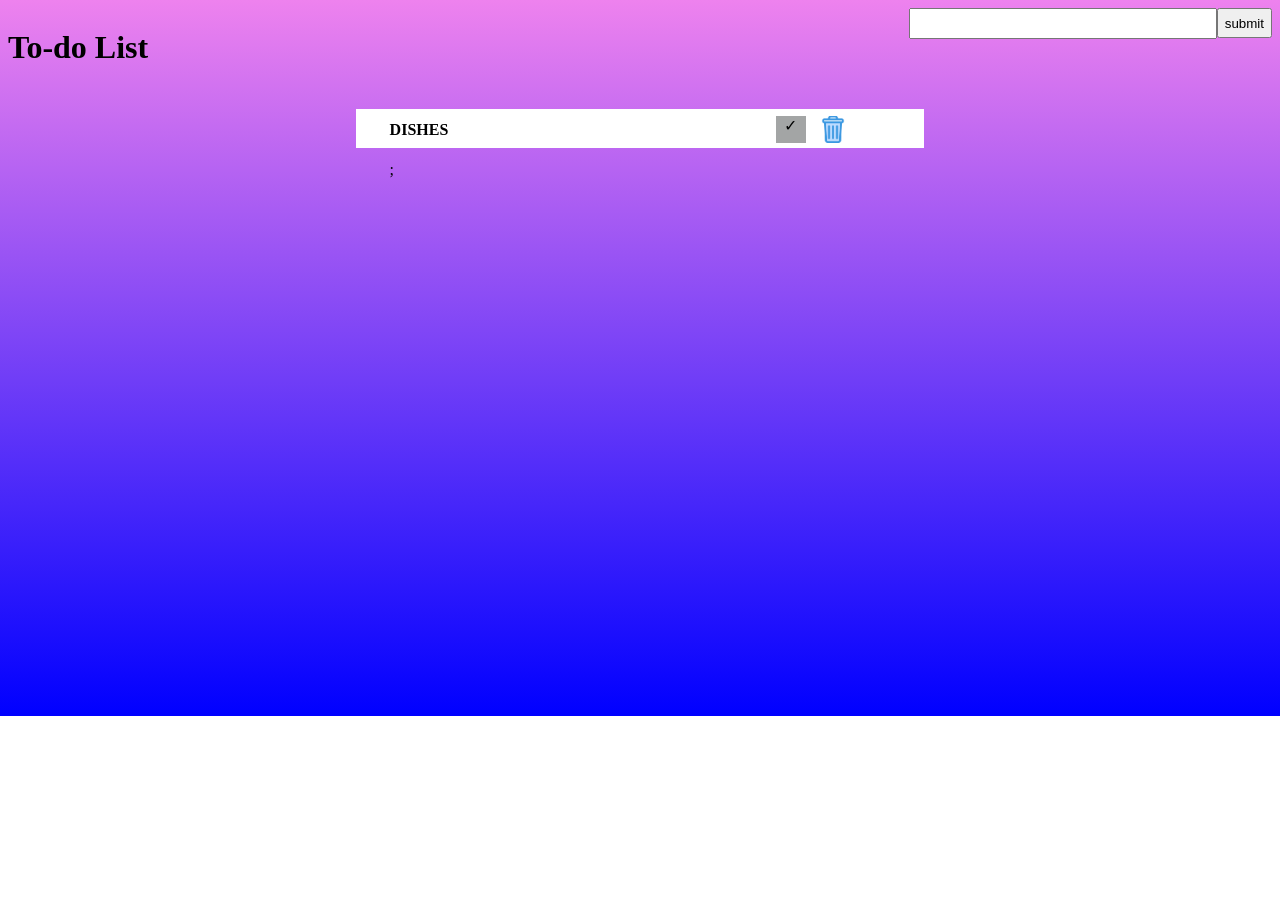
<file: index.html>
<!DOCTYPE html>
<html lang="en">
<head>
    <meta charset="UTF-8">
    <meta name="viewport" content="width=device-width, initial-scale=1.0">
    <title>Document</title>
    <link rel="stylesheet" href="style.css">
</head>
<body>
    <div class="full">
    <div class="container">
    <h1>To-do List</h1>
    <input type="text" class="value">
    <button class="submit">submit</button>
    </div>
    <center>
    <div class="main">
        <div class="sub">
        <h4 class="content">DISHES</h4>
        <img src="download (1).png"  class="delete">;
        <div class="box">&#10003;</div>
        </div>
    </div>
</div>
</center>
<script src="script.js"></script>
</body>
</html>
</file>
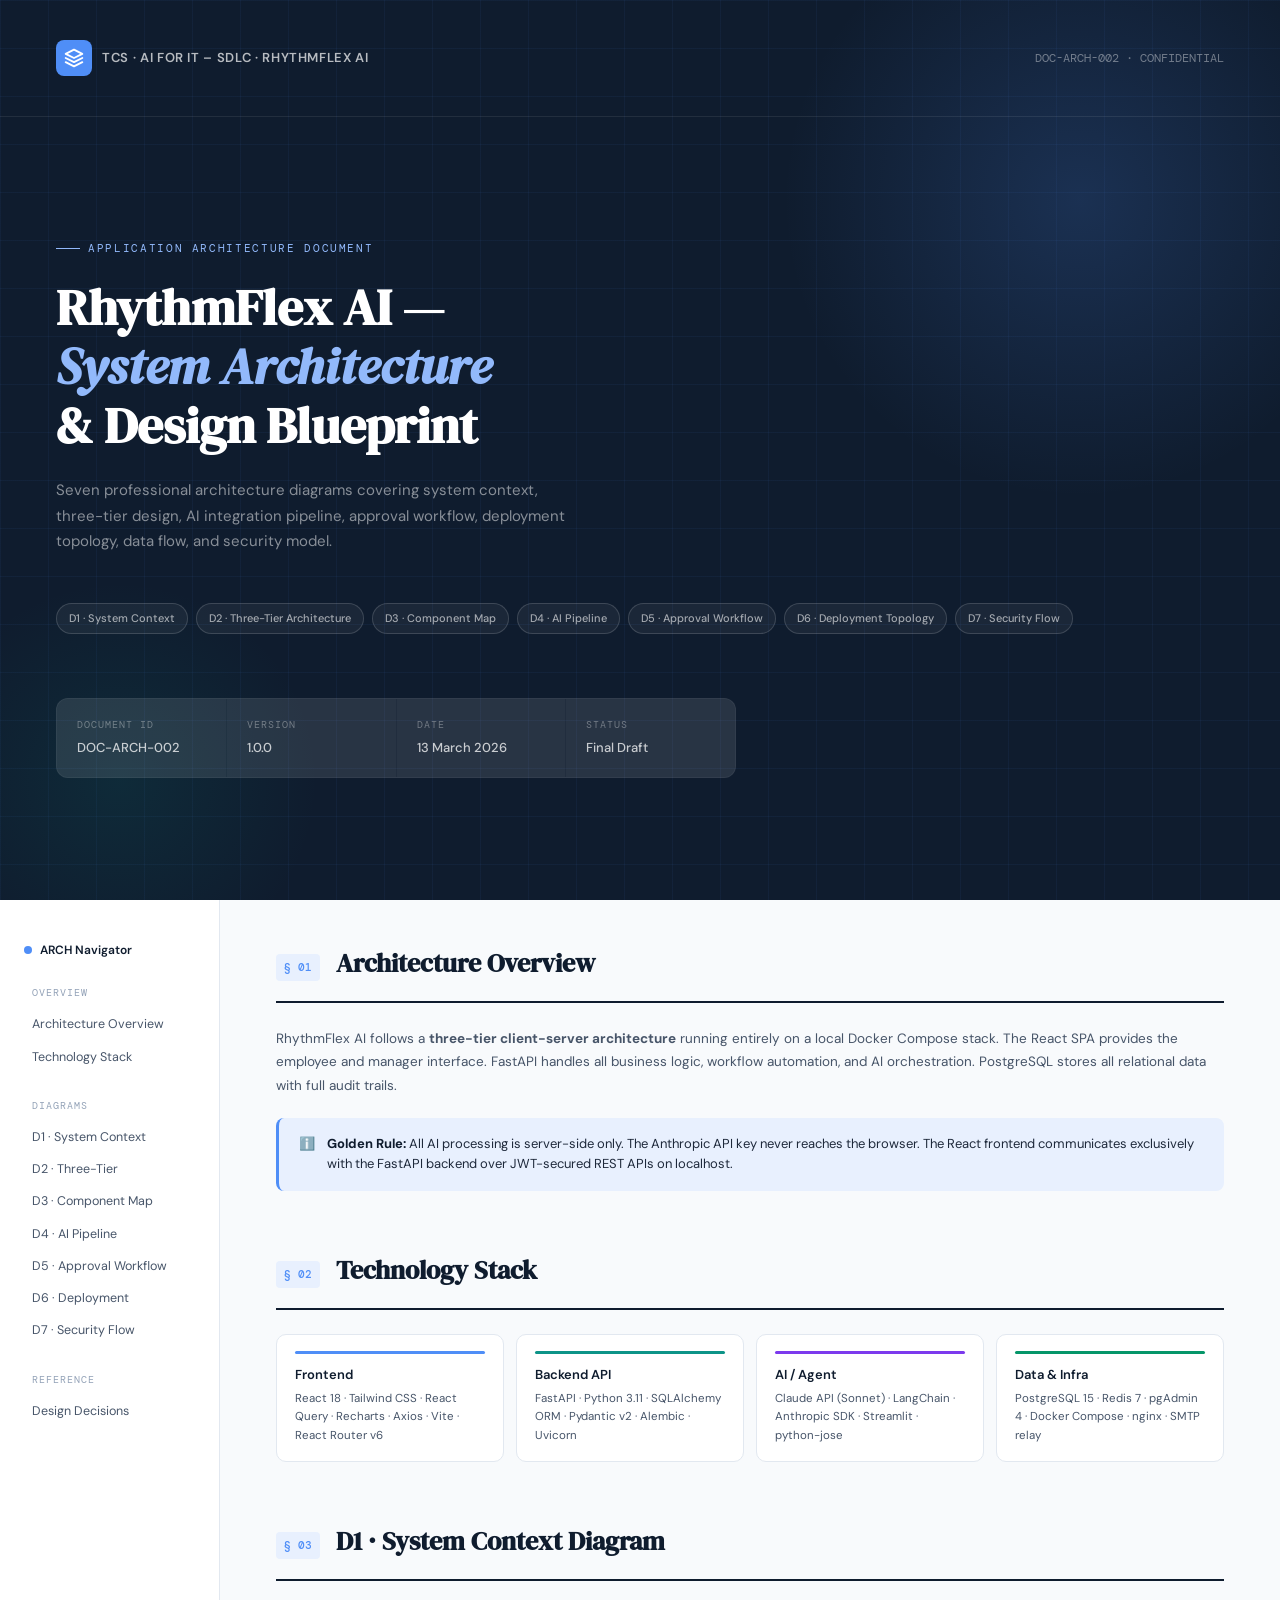
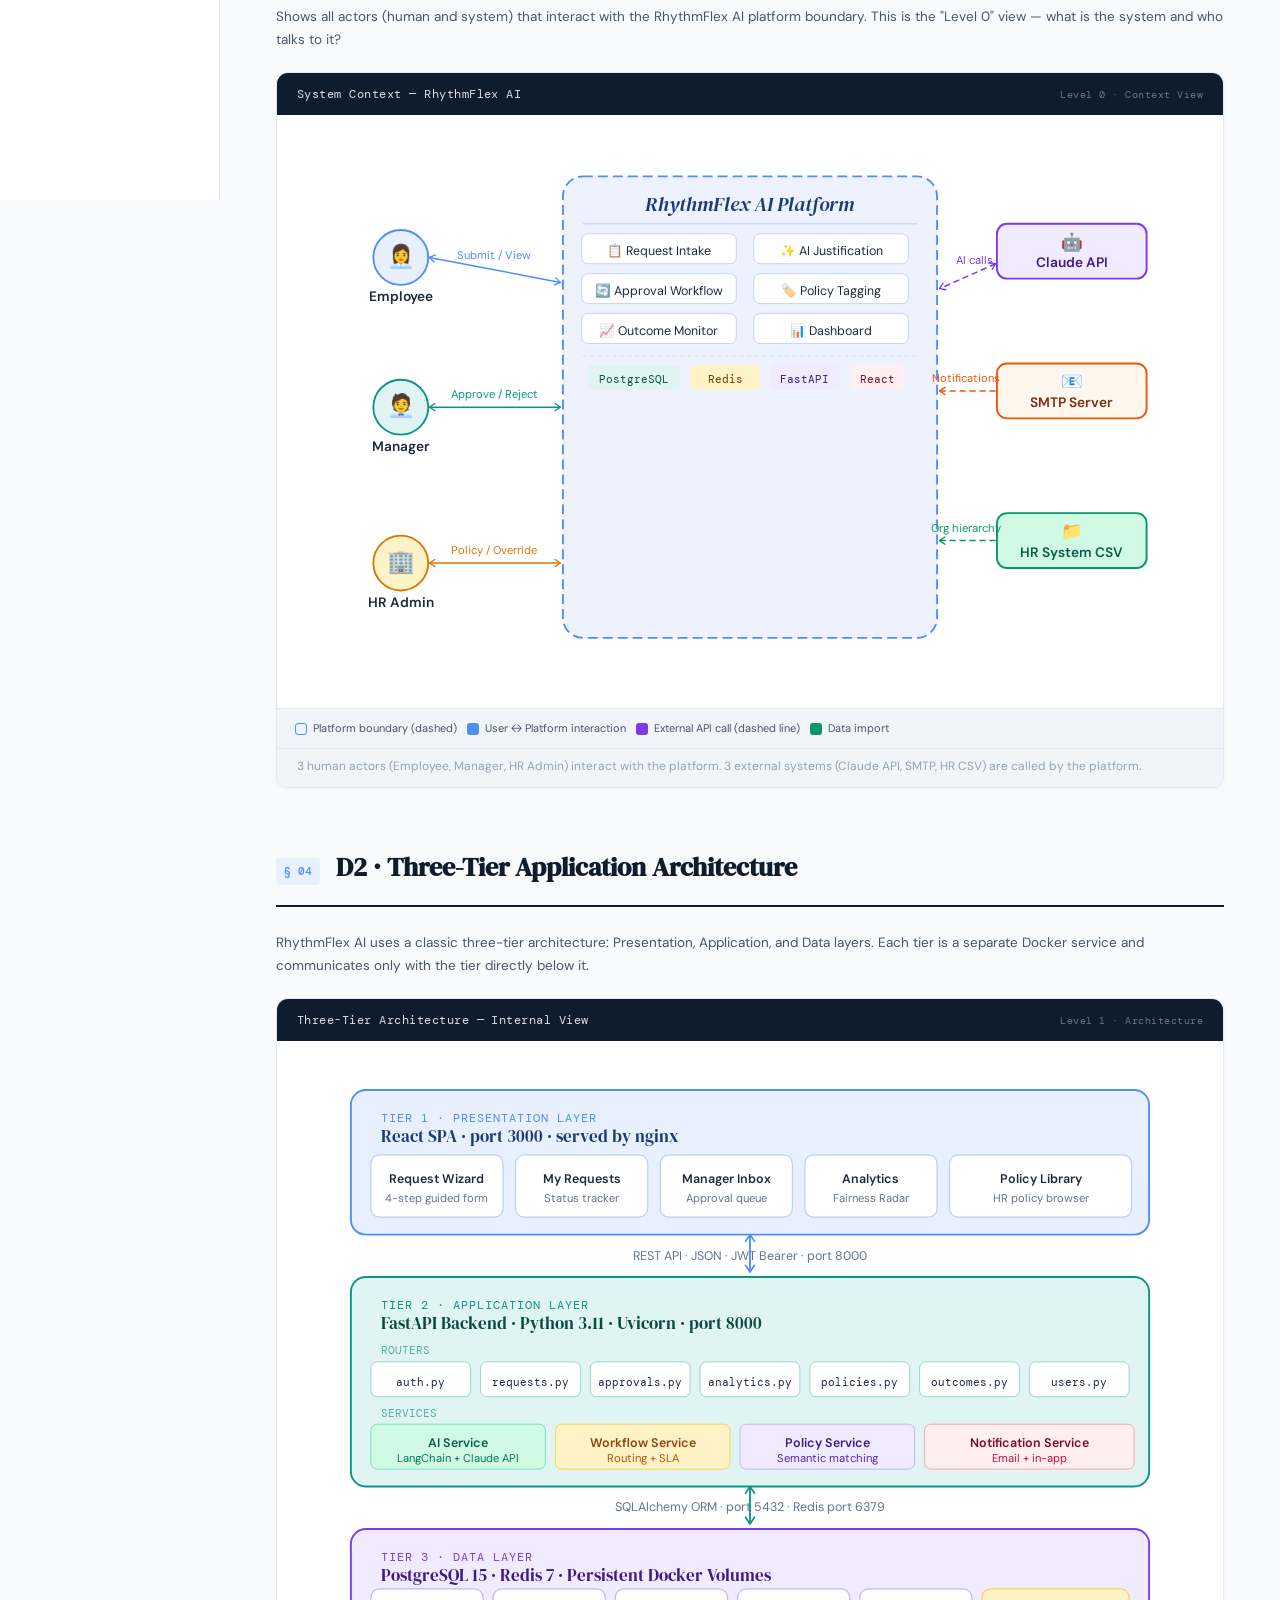
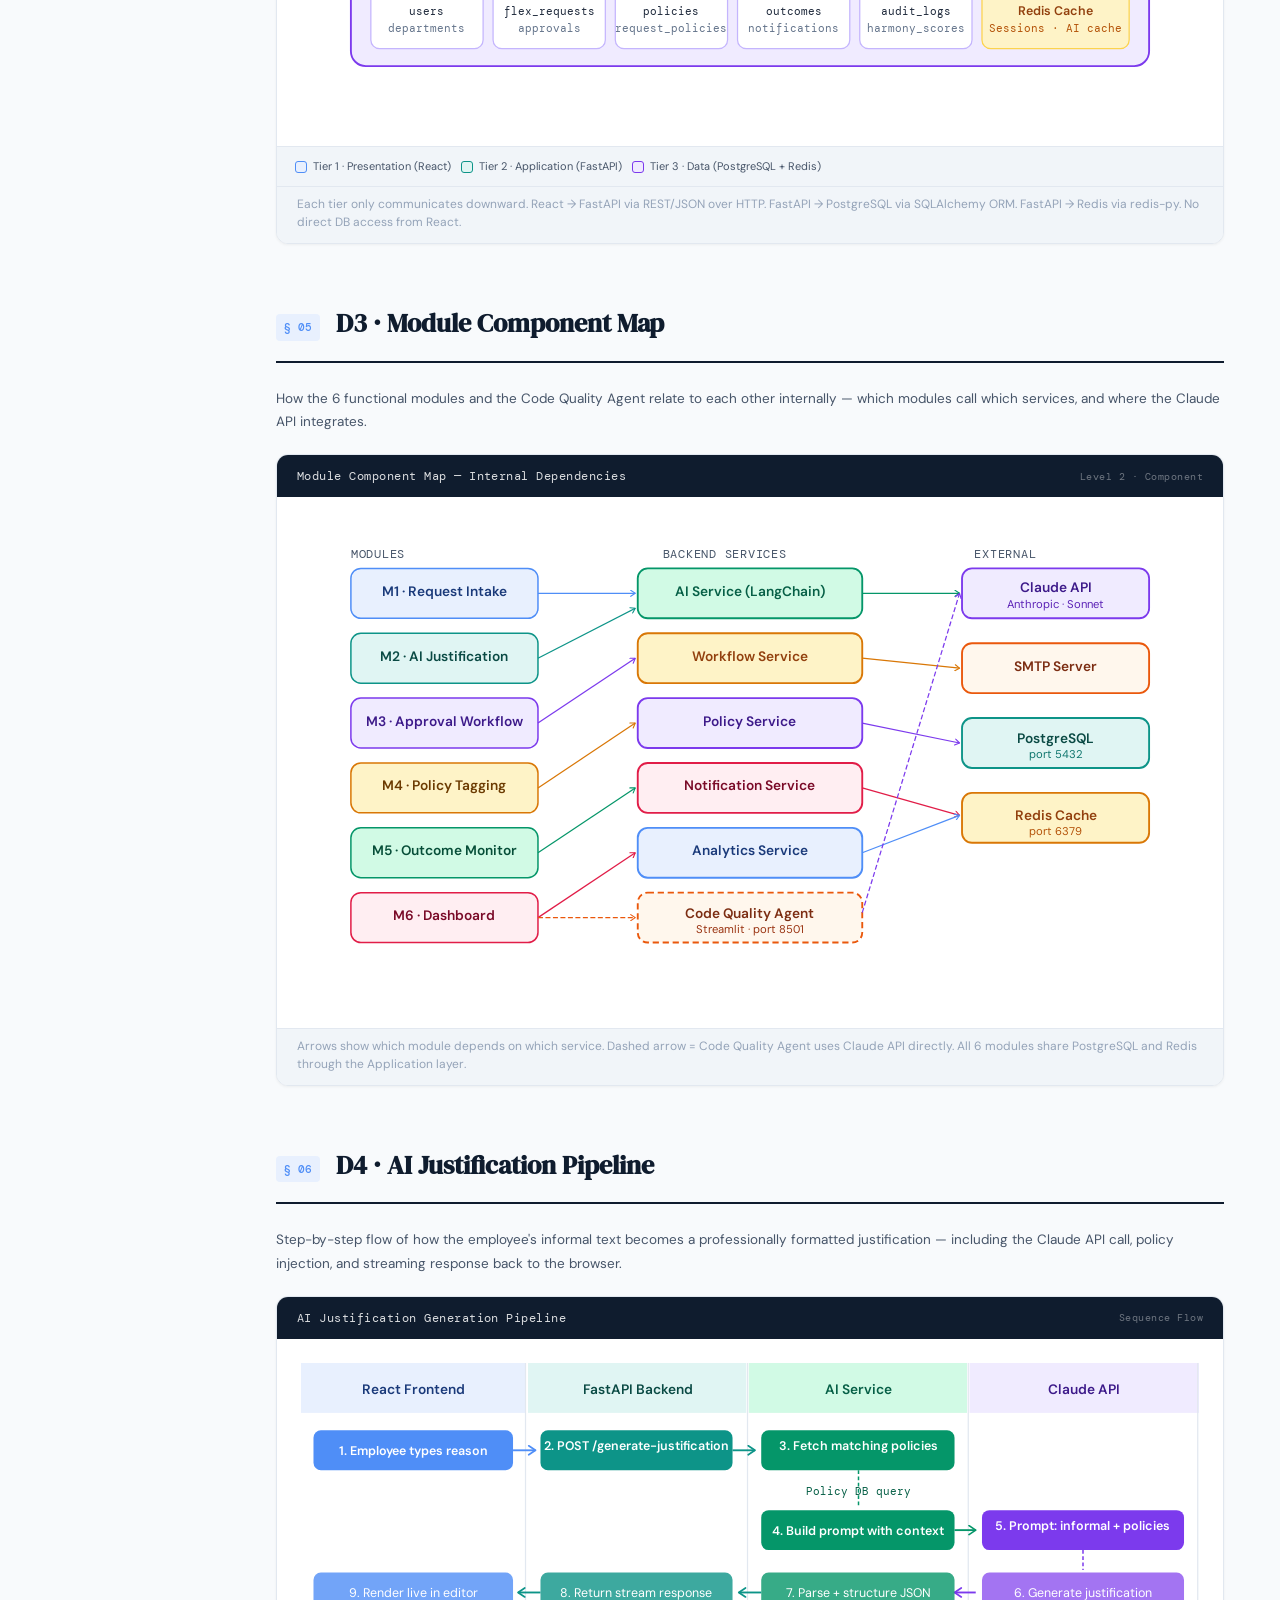
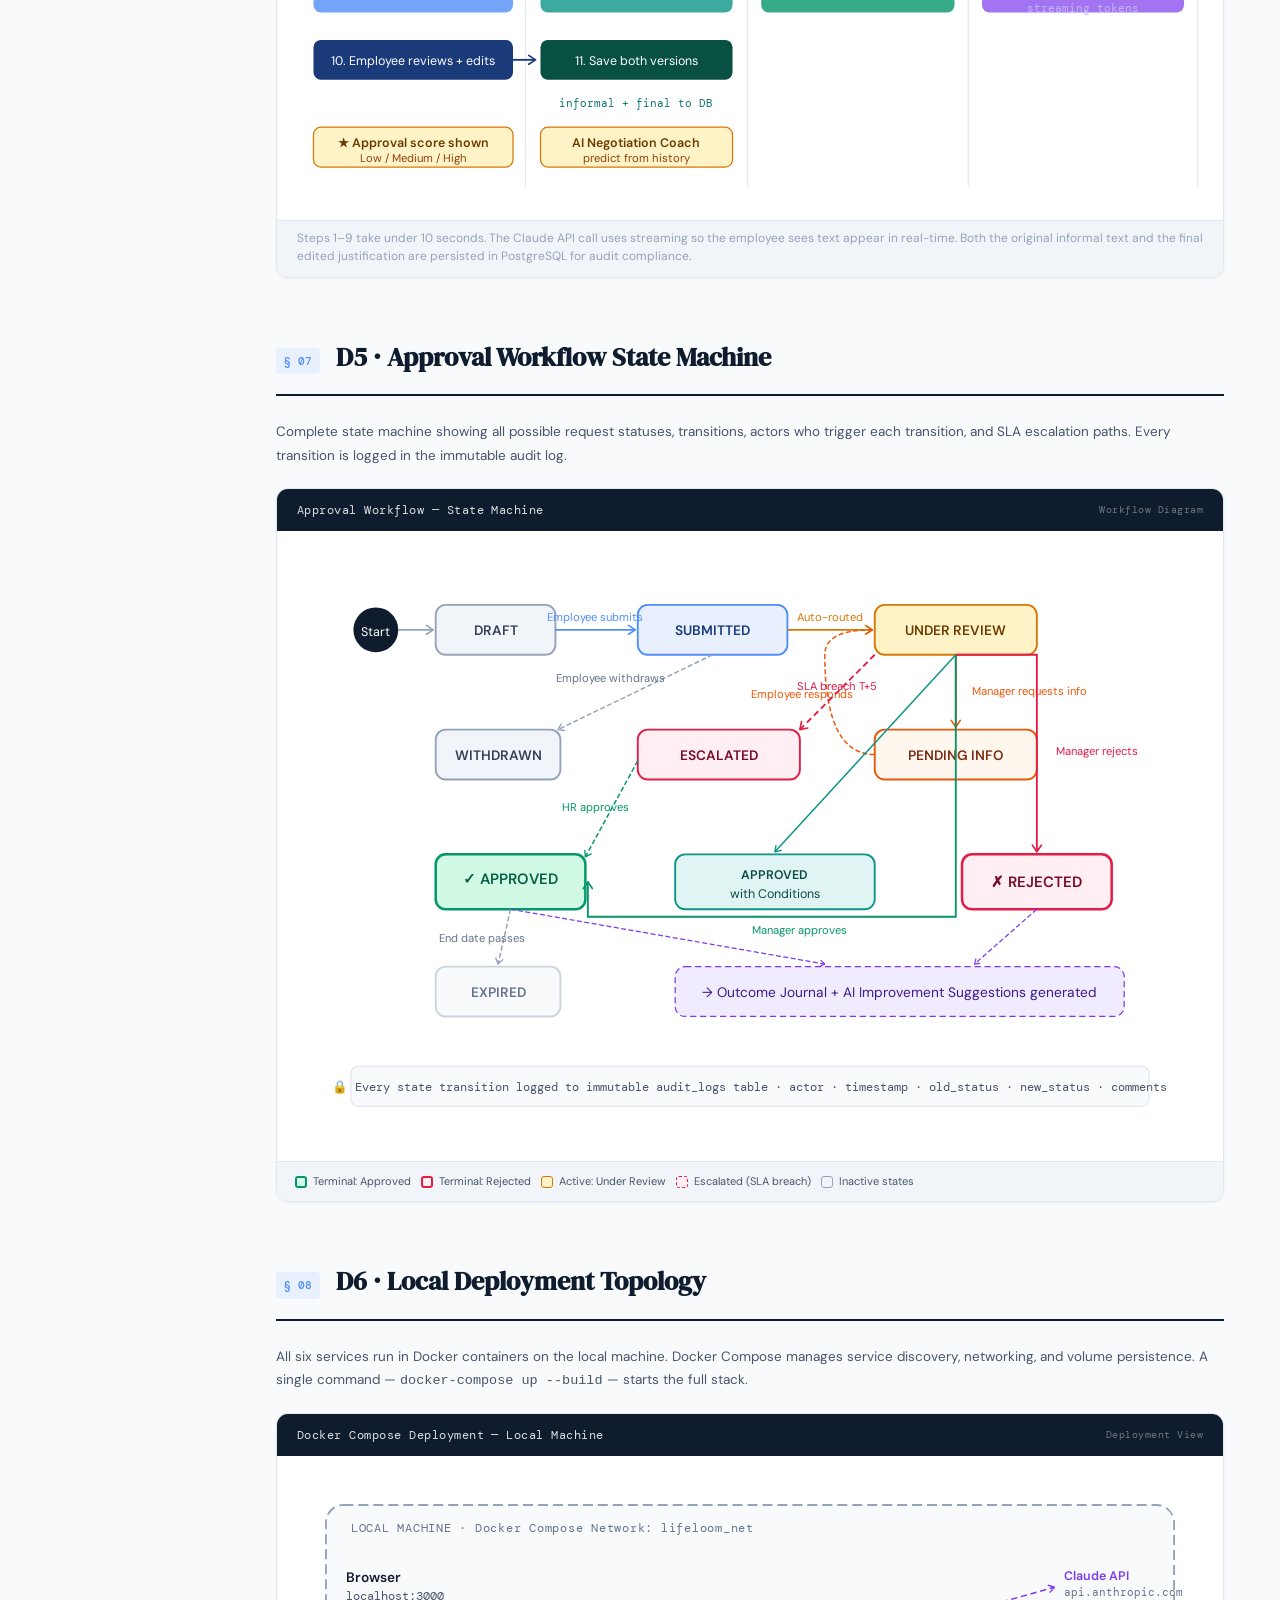
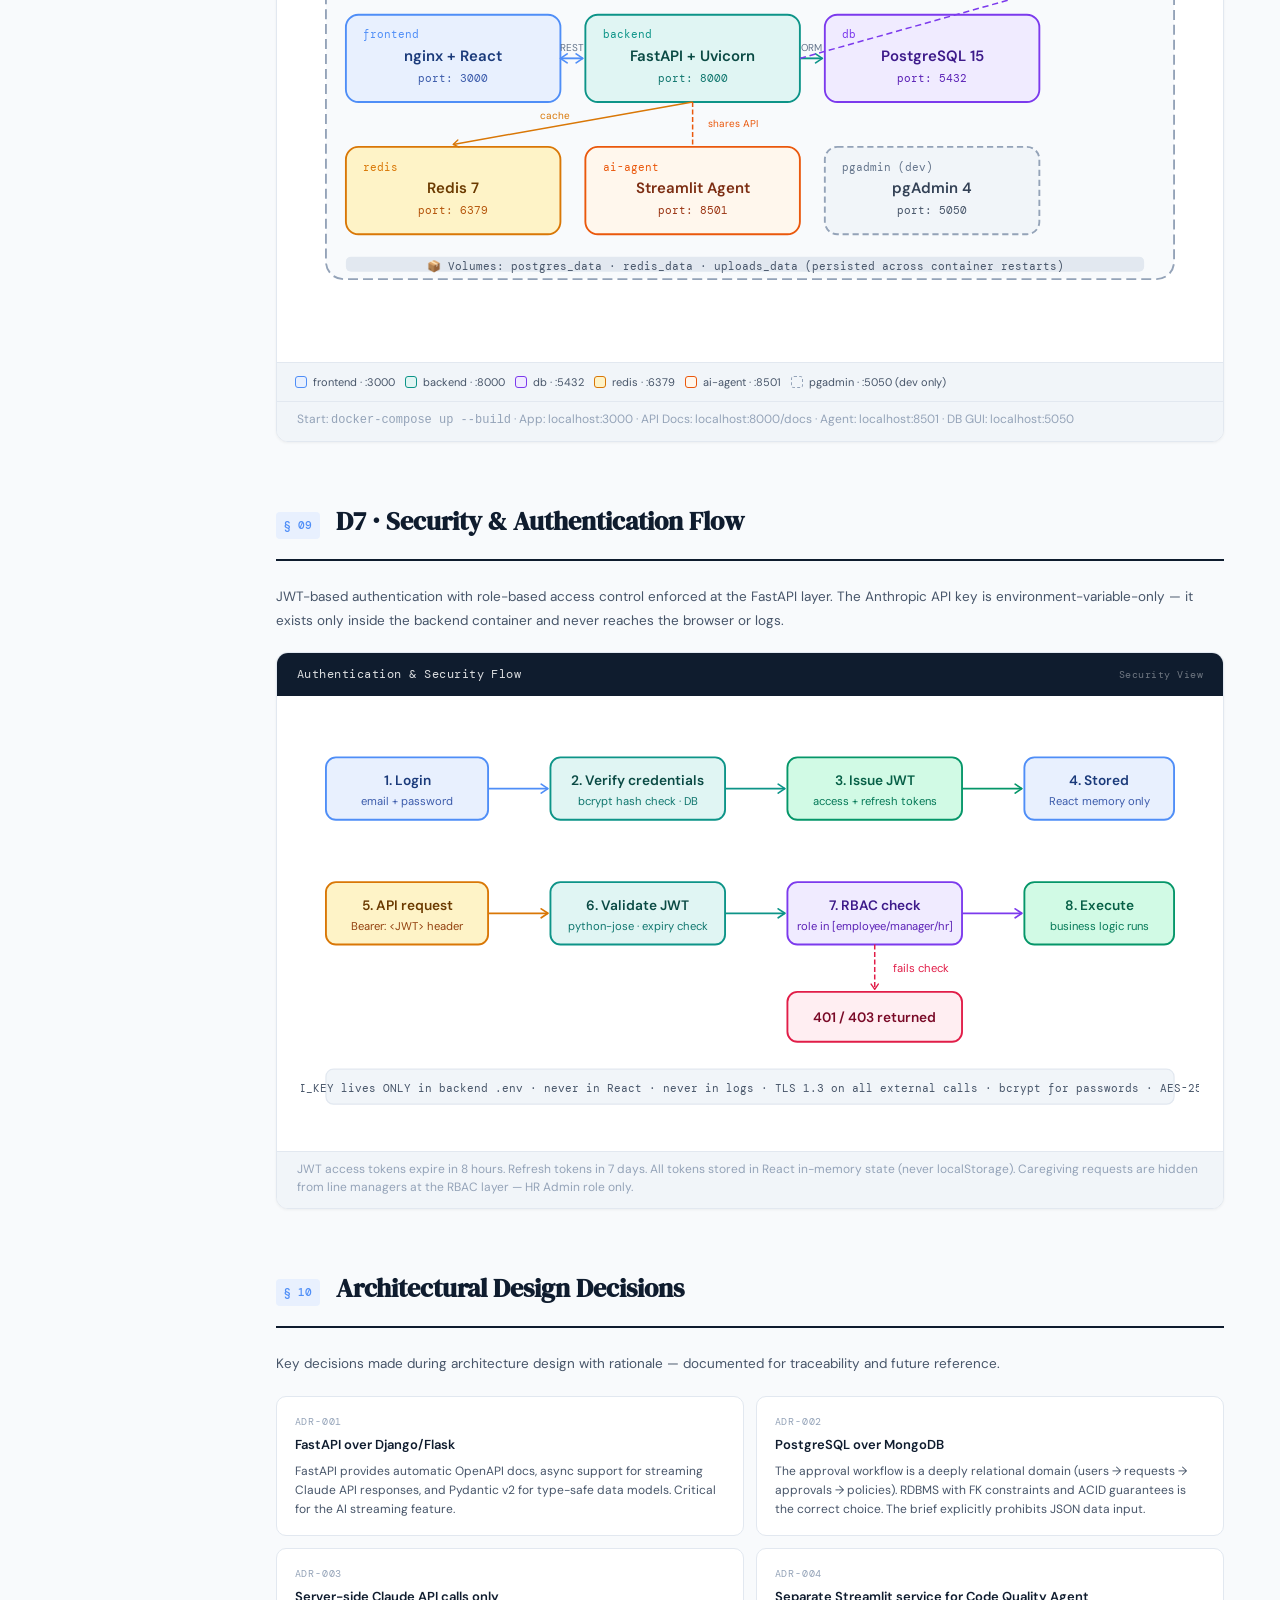
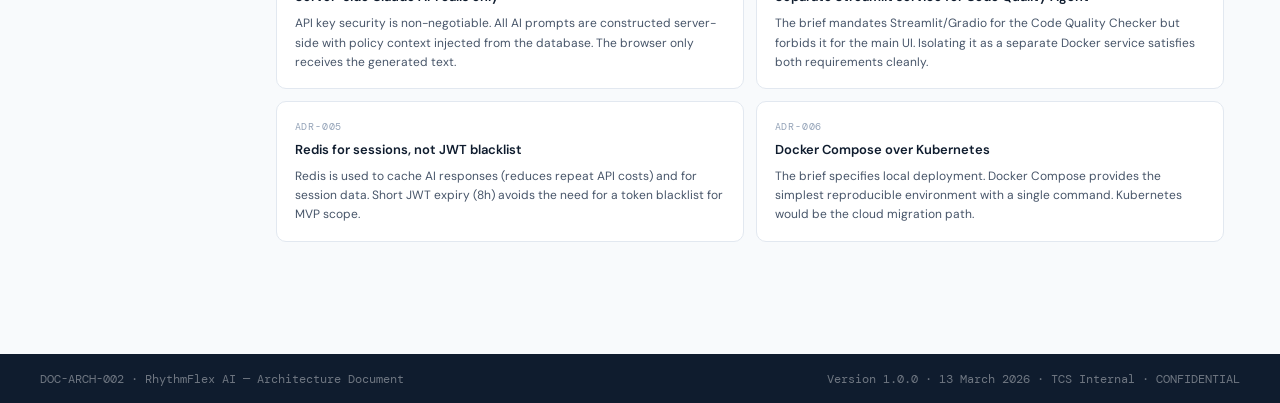
<file: Architecture_RhythmFlexAI.html>
<!DOCTYPE html>
<html lang="en">
<head>
<meta charset="UTF-8"/>
<meta name="viewport" content="width=device-width,initial-scale=1.0"/>
<title>Architecture Document — RhythmFlex AI</title>
<link href="https://fonts.googleapis.com/css2?family=DM+Serif+Display:ital@0;1&family=DM+Sans:wght@300;400;500;600&family=DM+Mono:wght@400;500&display=swap" rel="stylesheet"/>
<style>
:root{
  --navy:#0f1c2e;--navy-mid:#1a2f4a;--navy-soft:#243d5c;
  --accent:#4f8ef7;--accent-light:#e8f0fe;--accent-mid:#92b9fb;
  --teal:#0d9488;--teal-light:#e0f5f3;--teal-dark:#085041;
  --amber:#d97706;--amber-light:#fef3c7;
  --rose:#e11d48;--rose-light:#ffeef2;
  --violet:#7c3aed;--violet-light:#f0ebff;
  --emerald:#059669;--emerald-light:#d1fae5;
  --orange:#ea580c;--orange-light:#fff7ed;
  --ink:#1e293b;--ink-mid:#475569;--ink-soft:#94a3b8;
  --surface:#f8fafc;--surface-mid:#f1f5f9;
  --border:#e2e8f0;--border-mid:#cbd5e1;--white:#ffffff;
}
*{box-sizing:border-box;margin:0;padding:0;}
body{font-family:'DM Sans',sans-serif;background:var(--surface);color:var(--ink);line-height:1.7;font-size:15px;}

/* COVER */
.cover{background:var(--navy);min-height:100vh;display:flex;flex-direction:column;position:relative;overflow:hidden;page-break-after:always;}
.bg-grid{position:absolute;inset:0;background-image:linear-gradient(rgba(79,142,247,.06) 1px,transparent 1px),linear-gradient(90deg,rgba(79,142,247,.06) 1px,transparent 1px);background-size:48px 48px;}
.glow1{position:absolute;width:600px;height:600px;background:radial-gradient(circle,rgba(79,142,247,.18) 0%,transparent 70%);top:-100px;right:-100px;pointer-events:none;}
.glow2{position:absolute;width:400px;height:400px;background:radial-gradient(circle,rgba(13,148,136,.12) 0%,transparent 70%);bottom:-80px;left:-80px;pointer-events:none;}
.c-hdr{padding:2.5rem 3.5rem;display:flex;align-items:center;justify-content:space-between;position:relative;border-bottom:1px solid rgba(255,255,255,.08);}
.c-logo{display:flex;align-items:center;gap:10px;}
.c-logo-mark{width:36px;height:36px;background:var(--accent);border-radius:8px;display:flex;align-items:center;justify-content:center;}
.c-logo-name{font-size:13px;font-weight:600;color:rgba(255,255,255,.7);letter-spacing:.05em;text-transform:uppercase;}
.c-meta-top{font-size:12px;color:rgba(255,255,255,.4);font-family:'DM Mono',monospace;}
.c-body{flex:1;display:flex;flex-direction:column;justify-content:center;padding:4rem 3.5rem;position:relative;}
.c-label{font-family:'DM Mono',monospace;font-size:11px;letter-spacing:.15em;text-transform:uppercase;color:var(--accent-mid);margin-bottom:1.25rem;display:flex;align-items:center;gap:8px;}
.c-label::before{content:'';display:inline-block;width:24px;height:1px;background:var(--accent-mid);}
.c-title{font-family:'DM Serif Display',serif;font-size:clamp(2.2rem,4.5vw,3.2rem);color:white;line-height:1.15;max-width:680px;margin-bottom:1.5rem;}
.c-title em{font-style:italic;color:var(--accent-mid);}
.c-sub{font-size:15px;color:rgba(255,255,255,.5);max-width:520px;line-height:1.7;margin-bottom:3rem;}
.c-chips{display:flex;flex-wrap:wrap;gap:8px;margin-bottom:4rem;}
.c-chip{font-size:11px;font-weight:500;padding:5px 12px;border-radius:20px;border:1px solid rgba(255,255,255,.15);color:rgba(255,255,255,.6);background:rgba(255,255,255,.05);}
.c-meta-grid{display:grid;grid-template-columns:repeat(4,1fr);gap:1px;background:rgba(255,255,255,.08);border:1px solid rgba(255,255,255,.08);border-radius:12px;overflow:hidden;max-width:680px;}
.c-mc{background:rgba(255,255,255,.03);padding:1.1rem 1.25rem;}
.c-mc-l{font-size:10px;font-family:'DM Mono',monospace;letter-spacing:.1em;text-transform:uppercase;color:rgba(255,255,255,.35);margin-bottom:4px;}
.c-mc-v{font-size:13px;font-weight:500;color:rgba(255,255,255,.75);}

/* LAYOUT */
.layout{display:grid;grid-template-columns:220px 1fr;}
.sidebar{position:sticky;top:0;height:100vh;overflow-y:auto;background:var(--white);border-right:1px solid var(--border);padding:2.5rem 1.5rem;}
.sb-slabel{font-size:10px;font-family:'DM Mono',monospace;letter-spacing:.1em;text-transform:uppercase;color:var(--ink-soft);margin-bottom:8px;margin-top:1.5rem;padding-left:8px;}
.sb-slabel:first-child{margin-top:0;}
.sidebar a{display:block;padding:5px 8px;font-size:12.5px;color:var(--ink-mid);text-decoration:none;border-radius:6px;transition:all .15s;margin-bottom:1px;}
.sidebar a:hover{background:var(--surface-mid);color:var(--navy);}
.sb-logo{font-size:12px;font-weight:600;color:var(--navy);margin-bottom:1.5rem;display:flex;align-items:center;gap:8px;}
.sb-dot{width:8px;height:8px;background:var(--accent);border-radius:50%;}
.main{padding:3rem 3.5rem;}
.section{margin-bottom:4rem;scroll-margin-top:2rem;}
.s-hdr{display:flex;align-items:flex-start;gap:16px;margin-bottom:1.5rem;padding-bottom:1.25rem;border-bottom:2px solid var(--navy);}
.s-num{font-family:'DM Mono',monospace;font-size:11px;font-weight:500;color:var(--accent);background:var(--accent-light);padding:4px 8px;border-radius:4px;margin-top:6px;white-space:nowrap;}
.s-title{font-family:'DM Serif Display',serif;font-size:1.65rem;color:var(--navy);line-height:1.2;}
p{margin-bottom:.85rem;color:var(--ink-mid);font-size:13.5px;line-height:1.75;}

/* DIAGRAM CONTAINER */
.dbox{background:var(--white);border:1px solid var(--border);border-radius:12px;overflow:hidden;margin:1.25rem 0;box-shadow:0 1px 3px rgba(0,0,0,.05);}
.d-bar{padding:11px 20px;background:var(--navy);color:rgba(255,255,255,.85);font-size:12px;font-family:'DM Mono',monospace;letter-spacing:.04em;display:flex;align-items:center;justify-content:space-between;}
.d-badge{font-size:10px;color:rgba(255,255,255,.4);}
.d-body{padding:24px;}
.d-caption{font-size:12px;color:var(--ink-soft);padding:8px 20px 12px;background:var(--surface-mid);border-top:1px solid var(--border);line-height:1.5;}

/* LEGEND */
.legend{display:flex;flex-wrap:wrap;gap:10px;padding:10px 18px;background:var(--surface-mid);border-top:1px solid var(--border);}
.li{display:flex;align-items:center;gap:6px;font-size:11px;color:var(--ink-mid);}
.ld{width:12px;height:12px;border-radius:3px;flex-shrink:0;}

/* TECH STACK GRID */
.tg{display:grid;grid-template-columns:repeat(4,1fr);gap:12px;margin:1.25rem 0;}
.tc{border:1px solid var(--border);border-radius:10px;padding:1rem 1.1rem;background:var(--white);}
.tc-bar{height:3px;border-radius:2px;margin-bottom:10px;}
.tc-t{font-size:13px;font-weight:600;color:var(--navy);margin-bottom:4px;}
.tc-i{font-size:11.5px;color:var(--ink-mid);line-height:1.6;}

/* DECISION CARDS */
.dc-grid{display:grid;grid-template-columns:1fr 1fr;gap:12px;margin:1.25rem 0;}
.dc{border:1px solid var(--border);border-radius:10px;padding:1rem 1.1rem;background:var(--white);}
.dc-id{font-size:10px;font-family:'DM Mono',monospace;color:var(--ink-soft);text-transform:uppercase;letter-spacing:.08em;margin-bottom:4px;}
.dc-t{font-size:13px;font-weight:600;color:var(--navy);margin-bottom:6px;}
.dc-tx{font-size:12px;color:var(--ink-mid);line-height:1.6;}
.callout{padding:1rem 1.25rem;border-radius:8px;margin:1.25rem 0;display:flex;gap:12px;align-items:flex-start;font-size:13px;line-height:1.6;background:var(--accent-light);border-left:3px solid var(--accent);}
.callout b{color:var(--navy);}

/* FOOTER */
.footer{background:var(--navy);color:rgba(255,255,255,.4);font-size:11.5px;font-family:'DM Mono',monospace;display:flex;align-items:center;justify-content:space-between;padding:1rem 2.5rem;}

@media(max-width:900px){.layout{grid-template-columns:1fr;}.sidebar{display:none;}.main{padding:2rem 1.5rem;}.tg{grid-template-columns:1fr 1fr;}.dc-grid{grid-template-columns:1fr;}.c-meta-grid{grid-template-columns:1fr 1fr;}.c-body{padding:2.5rem 2rem;}.c-hdr{padding:1.5rem 2rem;}}
</style>
</head>
<body>
<!-- ══ COVER ══ -->
<div class="cover">
  <div class="bg-grid"></div><div class="glow1"></div><div class="glow2"></div>
  <div class="c-hdr">
    <div class="c-logo">
      <div class="c-logo-mark"><svg width="20" height="20" viewBox="0 0 24 24" fill="none" stroke="white" stroke-width="2.2" stroke-linecap="round" stroke-linejoin="round"><path d="M12 2L2 7l10 5 10-5-10-5z"/><path d="M2 17l10 5 10-5"/><path d="M2 12l10 5 10-5"/></svg></div>
      <span class="c-logo-name">TCS · AI for IT – SDLC · RhythmFlex AI</span>
    </div>
    <div class="c-meta-top">DOC-ARCH-002 · CONFIDENTIAL</div>
  </div>
  <div class="c-body">
    <div class="c-label">Application Architecture Document</div>
    <h1 class="c-title">RhythmFlex AI —<br/><em>System Architecture</em><br/>&amp; Design Blueprint</h1>
    <p class="c-sub">Seven professional architecture diagrams covering system context, three-tier design, AI integration pipeline, approval workflow, deployment topology, data flow, and security model.</p>
    <div class="c-chips">
      <span class="c-chip">D1 · System Context</span>
      <span class="c-chip">D2 · Three-Tier Architecture</span>
      <span class="c-chip">D3 · Component Map</span>
      <span class="c-chip">D4 · AI Pipeline</span>
      <span class="c-chip">D5 · Approval Workflow</span>
      <span class="c-chip">D6 · Deployment Topology</span>
      <span class="c-chip">D7 · Security Flow</span>
    </div>
    <div class="c-meta-grid">
      <div class="c-mc"><div class="c-mc-l">Document ID</div><div class="c-mc-v">DOC-ARCH-002</div></div>
      <div class="c-mc"><div class="c-mc-l">Version</div><div class="c-mc-v">1.0.0</div></div>
      <div class="c-mc"><div class="c-mc-l">Date</div><div class="c-mc-v">13 March 2026</div></div>
      <div class="c-mc"><div class="c-mc-l">Status</div><div class="c-mc-v">Final Draft</div></div>
    </div>
  </div>
</div>
<!-- ══ LAYOUT ══ -->
<div class="layout">
<nav class="sidebar">
  <div class="sb-logo"><div class="sb-dot"></div>ARCH Navigator</div>
  <div class="sb-slabel">Overview</div>
  <a href="#overview">Architecture Overview</a>
  <a href="#techstack">Technology Stack</a>
  <div class="sb-slabel">Diagrams</div>
  <a href="#d1">D1 · System Context</a>
  <a href="#d2">D2 · Three-Tier</a>
  <a href="#d3">D3 · Component Map</a>
  <a href="#d4">D4 · AI Pipeline</a>
  <a href="#d5">D5 · Approval Workflow</a>
  <a href="#d6">D6 · Deployment</a>
  <a href="#d7">D7 · Security Flow</a>
  <div class="sb-slabel">Reference</div>
  <a href="#decisions">Design Decisions</a>
</nav>
<main class="main">
<!-- § 01 OVERVIEW -->
<section class="section" id="overview">
  <div class="s-hdr"><span class="s-num">§ 01</span><h2 class="s-title">Architecture Overview</h2></div>
  <p>RhythmFlex AI follows a <strong>three-tier client-server architecture</strong> running entirely on a local Docker Compose stack. The React SPA provides the employee and manager interface. FastAPI handles all business logic, workflow automation, and AI orchestration. PostgreSQL stores all relational data with full audit trails.</p>
  <div class="callout"><span>ℹ️</span><div><b>Golden Rule:</b> All AI processing is server-side only. The Anthropic API key never reaches the browser. The React frontend communicates exclusively with the FastAPI backend over JWT-secured REST APIs on localhost.</div></div>
</section>

<!-- § 02 TECH STACK -->
<section class="section" id="techstack">
  <div class="s-hdr"><span class="s-num">§ 02</span><h2 class="s-title">Technology Stack</h2></div>
  <div class="tg">
    <div class="tc"><div class="tc-bar" style="background:#4f8ef7"></div><div class="tc-t">Frontend</div><div class="tc-i">React 18 · Tailwind CSS · React Query · Recharts · Axios · Vite · React Router v6</div></div>
    <div class="tc"><div class="tc-bar" style="background:#0d9488"></div><div class="tc-t">Backend API</div><div class="tc-i">FastAPI · Python 3.11 · SQLAlchemy ORM · Pydantic v2 · Alembic · Uvicorn</div></div>
    <div class="tc"><div class="tc-bar" style="background:#7c3aed"></div><div class="tc-t">AI / Agent</div><div class="tc-i">Claude API (Sonnet) · LangChain · Anthropic SDK · Streamlit · python-jose</div></div>
    <div class="tc"><div class="tc-bar" style="background:#059669"></div><div class="tc-t">Data &amp; Infra</div><div class="tc-i">PostgreSQL 15 · Redis 7 · pgAdmin 4 · Docker Compose · nginx · SMTP relay</div></div>
  </div>
</section>
<!-- ═══ D1 SYSTEM CONTEXT ═══ -->
<section class="section" id="d1">
  <div class="s-hdr"><span class="s-num">§ 03</span><h2 class="s-title">D1 · System Context Diagram</h2></div>
  <p>Shows all actors (human and system) that interact with the RhythmFlex AI platform boundary. This is the "Level 0" view — what is the system and who talks to it?</p>
  <div class="dbox">
    <div class="d-bar"><span>System Context — RhythmFlex AI</span><span class="d-badge">Level 0 · Context View</span></div>
    <div class="d-body">
<svg width="100%" viewBox="0 0 720 430" xmlns="http://www.w3.org/2000/svg">
<defs>
  <marker id="arr" viewBox="0 0 10 10" refX="8" refY="5" markerWidth="6" markerHeight="6" orient="auto-start-reverse">
    <path d="M2 1L8 5L2 9" fill="none" stroke="context-stroke" stroke-width="1.5" stroke-linecap="round" stroke-linejoin="round"/>
  </marker>
</defs>
<!-- Platform boundary -->
<rect x="210" y="30" width="300" height="370" rx="16" fill="#eef2ff" stroke="#4f8ef7" stroke-width="1.5" stroke-dasharray="8 4"/>
<text x="360" y="58" text-anchor="middle" font-family="DM Serif Display,serif" font-size="16" fill="#1a3a7a" font-style="italic">RhythmFlex AI Platform</text>
<line x1="226" y1="68" x2="494" y2="68" stroke="#4f8ef7" stroke-width="0.5" opacity="0.5"/>
<!-- Internal modules (6 chips) -->
<rect x="225" y="76" width="124" height="24" rx="5" fill="white" stroke="#c7d2fe" stroke-width="0.8"/>
<text x="287" y="93" text-anchor="middle" font-family="DM Sans,sans-serif" font-size="10" fill="#1e293b">📋 Request Intake</text>
<rect x="363" y="76" width="124" height="24" rx="5" fill="white" stroke="#c7d2fe" stroke-width="0.8"/>
<text x="425" y="93" text-anchor="middle" font-family="DM Sans,sans-serif" font-size="10" fill="#1e293b">✨ AI Justification</text>
<rect x="225" y="108" width="124" height="24" rx="5" fill="white" stroke="#c7d2fe" stroke-width="0.8"/>
<text x="287" y="125" text-anchor="middle" font-family="DM Sans,sans-serif" font-size="10" fill="#1e293b">🔄 Approval Workflow</text>
<rect x="363" y="108" width="124" height="24" rx="5" fill="white" stroke="#c7d2fe" stroke-width="0.8"/>
<text x="425" y="125" text-anchor="middle" font-family="DM Sans,sans-serif" font-size="10" fill="#1e293b">🏷️ Policy Tagging</text>
<rect x="225" y="140" width="124" height="24" rx="5" fill="white" stroke="#c7d2fe" stroke-width="0.8"/>
<text x="287" y="157" text-anchor="middle" font-family="DM Sans,sans-serif" font-size="10" fill="#1e293b">📈 Outcome Monitor</text>
<rect x="363" y="140" width="124" height="24" rx="5" fill="white" stroke="#c7d2fe" stroke-width="0.8"/>
<text x="425" y="157" text-anchor="middle" font-family="DM Sans,sans-serif" font-size="10" fill="#1e293b">📊 Dashboard</text>
<!-- Data stores inside -->
<line x1="226" y1="174" x2="494" y2="174" stroke="#c7d2fe" stroke-width="0.5" stroke-dasharray="3 3"/>
<rect x="230" y="181" width="74" height="20" rx="4" fill="#e0f5f3"/><text x="267" y="196" text-anchor="middle" font-family="DM Mono,monospace" font-size="9" fill="#085041">PostgreSQL</text>
<rect x="312" y="181" width="56" height="20" rx="4" fill="#fef3c7"/><text x="340" y="196" text-anchor="middle" font-family="DM Mono,monospace" font-size="9" fill="#6b3a00">Redis</text>
<rect x="376" y="181" width="56" height="20" rx="4" fill="#f0ebff"/><text x="404" y="196" text-anchor="middle" font-family="DM Mono,monospace" font-size="9" fill="#3d1a8a">FastAPI</text>
<rect x="440" y="181" width="44" height="20" rx="4" fill="#ffeef2"/><text x="462" y="196" text-anchor="middle" font-family="DM Mono,monospace" font-size="9" fill="#7a0a28">React</text>

<!-- ── EXTERNAL ACTORS ── -->
<!-- Employee (left top) -->
<ellipse cx="80" cy="95" rx="22" ry="22" fill="#e8f0fe" stroke="#4f8ef7" stroke-width="1.5"/>
<text x="80" y="100" text-anchor="middle" font-size="18">👩‍💼</text>
<text x="80" y="130" text-anchor="middle" font-family="DM Sans,sans-serif" font-size="11" font-weight="600" fill="#1e293b">Employee</text>
<line x1="103" y1="95" x2="208" y2="115" stroke="#4f8ef7" stroke-width="1.2" marker-end="url(#arr)" marker-start="url(#arr)"/>
<text x="155" y="96" text-anchor="middle" font-family="DM Sans,sans-serif" font-size="9" fill="#4f8ef7">Submit / View</text>

<!-- Manager (left mid) -->
<ellipse cx="80" cy="215" rx="22" ry="22" fill="#e0f5f3" stroke="#0d9488" stroke-width="1.5"/>
<text x="80" y="220" text-anchor="middle" font-size="18">🧑‍💼</text>
<text x="80" y="250" text-anchor="middle" font-family="DM Sans,sans-serif" font-size="11" font-weight="600" fill="#1e293b">Manager</text>
<line x1="103" y1="215" x2="208" y2="215" stroke="#0d9488" stroke-width="1.2" marker-end="url(#arr)" marker-start="url(#arr)"/>
<text x="155" y="208" text-anchor="middle" font-family="DM Sans,sans-serif" font-size="9" fill="#0d9488">Approve / Reject</text>

<!-- HR Admin (left bottom) -->
<ellipse cx="80" cy="340" rx="22" ry="22" fill="#fef3c7" stroke="#d97706" stroke-width="1.5"/>
<text x="80" y="345" text-anchor="middle" font-size="18">🏢</text>
<text x="80" y="375" text-anchor="middle" font-family="DM Sans,sans-serif" font-size="11" font-weight="600" fill="#1e293b">HR Admin</text>
<line x1="103" y1="340" x2="208" y2="340" stroke="#d97706" stroke-width="1.2" marker-end="url(#arr)" marker-start="url(#arr)"/>
<text x="155" y="333" text-anchor="middle" font-family="DM Sans,sans-serif" font-size="9" fill="#d97706">Policy / Override</text>

<!-- Claude API (right top) -->
<rect x="558" y="68" width="120" height="44" rx="8" fill="#f0ebff" stroke="#7c3aed" stroke-width="1.5"/>
<text x="618" y="87" text-anchor="middle" font-size="14">🤖</text>
<text x="618" y="103" text-anchor="middle" font-family="DM Sans,sans-serif" font-size="11" font-weight="600" fill="#3d1a8a">Claude API</text>
<line x1="557" y1="100" x2="512" y2="120" stroke="#7c3aed" stroke-width="1.2" stroke-dasharray="5 3" marker-end="url(#arr)" marker-start="url(#arr)"/>
<text x="540" y="100" text-anchor="middle" font-family="DM Sans,sans-serif" font-size="9" fill="#7c3aed">AI calls</text>

<!-- SMTP (right mid) -->
<rect x="558" y="180" width="120" height="44" rx="8" fill="#fff7ed" stroke="#ea580c" stroke-width="1.5"/>
<text x="618" y="199" text-anchor="middle" font-size="14">📧</text>
<text x="618" y="215" text-anchor="middle" font-family="DM Sans,sans-serif" font-size="11" font-weight="600" fill="#7c2d12">SMTP Server</text>
<line x1="557" y1="202" x2="512" y2="202" stroke="#ea580c" stroke-width="1.2" stroke-dasharray="5 3" marker-end="url(#arr)"/>
<text x="533" y="195" text-anchor="middle" font-family="DM Sans,sans-serif" font-size="9" fill="#ea580c">Notifications</text>

<!-- HR CSV (right bottom) -->
<rect x="558" y="300" width="120" height="44" rx="8" fill="#d1fae5" stroke="#059669" stroke-width="1.5"/>
<text x="618" y="319" text-anchor="middle" font-size="14">📁</text>
<text x="618" y="335" text-anchor="middle" font-family="DM Sans,sans-serif" font-size="11" font-weight="600" fill="#065f46">HR System CSV</text>
<line x1="557" y1="322" x2="512" y2="322" stroke="#059669" stroke-width="1.2" stroke-dasharray="5 3" marker-end="url(#arr)"/>
<text x="533" y="315" text-anchor="middle" font-family="DM Sans,sans-serif" font-size="9" fill="#059669">Org hierarchy</text>
</svg>
    </div>
    <div class="legend">
      <div class="li"><div class="ld" style="background:#eef2ff;border:1px solid #4f8ef7"></div>Platform boundary (dashed)</div>
      <div class="li"><div class="ld" style="background:#4f8ef7"></div>User ↔ Platform interaction</div>
      <div class="li"><div class="ld" style="background:#7c3aed"></div>External API call (dashed line)</div>
      <div class="li"><div class="ld" style="background:#059669"></div>Data import</div>
    </div>
    <div class="d-caption">3 human actors (Employee, Manager, HR Admin) interact with the platform. 3 external systems (Claude API, SMTP, HR CSV) are called by the platform.</div>
  </div>
</section>
<!-- ═══ D2 THREE-TIER ARCHITECTURE ═══ -->
<section class="section" id="d2">
  <div class="s-hdr"><span class="s-num">§ 04</span><h2 class="s-title">D2 · Three-Tier Application Architecture</h2></div>
  <p>RhythmFlex AI uses a classic three-tier architecture: Presentation, Application, and Data layers. Each tier is a separate Docker service and communicates only with the tier directly below it.</p>
  <div class="dbox">
    <div class="d-bar"><span>Three-Tier Architecture — Internal View</span><span class="d-badge">Level 1 · Architecture</span></div>
    <div class="d-body">
<svg width="100%" viewBox="0 0 720 520" xmlns="http://www.w3.org/2000/svg">
<defs>
  <marker id="arr2" viewBox="0 0 10 10" refX="8" refY="5" markerWidth="6" markerHeight="6" orient="auto-start-reverse">
    <path d="M2 1L8 5L2 9" fill="none" stroke="context-stroke" stroke-width="1.5" stroke-linecap="round" stroke-linejoin="round"/>
  </marker>
</defs>

<!-- ── TIER 1: PRESENTATION ── -->
<rect x="40" y="20" width="640" height="116" rx="12" fill="#e8f0fe" stroke="#4f8ef7" stroke-width="1.5"/>
<text x="64" y="46" font-family="DM Mono,monospace" font-size="10" fill="#4f8ef7" letter-spacing="0.08em">TIER 1 · PRESENTATION LAYER</text>
<text x="64" y="62" font-family="DM Serif Display,serif" font-size="14" fill="#1a3a7a">React SPA · port 3000 · served by nginx</text>
<!-- 5 page boxes -->
<rect x="56" y="72" width="106" height="50" rx="7" fill="white" stroke="#b8d0fb" stroke-width="1"/>
<text x="109" y="95" text-anchor="middle" font-family="DM Sans,sans-serif" font-size="10" font-weight="600" fill="#1e293b">Request Wizard</text>
<text x="109" y="110" text-anchor="middle" font-family="DM Sans,sans-serif" font-size="9" fill="#64748b">4-step guided form</text>
<rect x="172" y="72" width="106" height="50" rx="7" fill="white" stroke="#b8d0fb" stroke-width="1"/>
<text x="225" y="95" text-anchor="middle" font-family="DM Sans,sans-serif" font-size="10" font-weight="600" fill="#1e293b">My Requests</text>
<text x="225" y="110" text-anchor="middle" font-family="DM Sans,sans-serif" font-size="9" fill="#64748b">Status tracker</text>
<rect x="288" y="72" width="106" height="50" rx="7" fill="white" stroke="#b8d0fb" stroke-width="1"/>
<text x="341" y="95" text-anchor="middle" font-family="DM Sans,sans-serif" font-size="10" font-weight="600" fill="#1e293b">Manager Inbox</text>
<text x="341" y="110" text-anchor="middle" font-family="DM Sans,sans-serif" font-size="9" fill="#64748b">Approval queue</text>
<rect x="404" y="72" width="106" height="50" rx="7" fill="white" stroke="#b8d0fb" stroke-width="1"/>
<text x="457" y="95" text-anchor="middle" font-family="DM Sans,sans-serif" font-size="10" font-weight="600" fill="#1e293b">Analytics</text>
<text x="457" y="110" text-anchor="middle" font-family="DM Sans,sans-serif" font-size="9" fill="#64748b">Fairness Radar</text>
<rect x="520" y="72" width="146" height="50" rx="7" fill="white" stroke="#b8d0fb" stroke-width="1"/>
<text x="593" y="95" text-anchor="middle" font-family="DM Sans,sans-serif" font-size="10" font-weight="600" fill="#1e293b">Policy Library</text>
<text x="593" y="110" text-anchor="middle" font-family="DM Sans,sans-serif" font-size="9" fill="#64748b">HR policy browser</text>

<!-- Arrow down T1->T2 -->
<text x="360" y="156" text-anchor="middle" font-family="DM Sans,sans-serif" font-size="10" fill="#64748b">REST API · JSON · JWT Bearer · port 8000</text>
<line x1="360" y1="136" x2="360" y2="166" stroke="#4f8ef7" stroke-width="1.5" marker-end="url(#arr2)" marker-start="url(#arr2)"/>

<!-- ── TIER 2: APPLICATION ── -->
<rect x="40" y="170" width="640" height="168" rx="12" fill="#e0f5f3" stroke="#0d9488" stroke-width="1.5"/>
<text x="64" y="196" font-family="DM Mono,monospace" font-size="10" fill="#0d9488" letter-spacing="0.08em">TIER 2 · APPLICATION LAYER</text>
<text x="64" y="212" font-family="DM Serif Display,serif" font-size="14" fill="#0a4a44">FastAPI Backend · Python 3.11 · Uvicorn · port 8000</text>

<!-- Routers row -->
<text x="64" y="232" font-family="DM Mono,monospace" font-size="9" fill="#0d9488" opacity="0.7">ROUTERS</text>
<rect x="56" y="238" width="80" height="28" rx="5" fill="white" stroke="#99d6cf" stroke-width="0.8"/>
<text x="96" y="257" text-anchor="middle" font-family="DM Mono,monospace" font-size="9" fill="#1e293b">auth.py</text>
<rect x="144" y="238" width="80" height="28" rx="5" fill="white" stroke="#99d6cf" stroke-width="0.8"/>
<text x="184" y="257" text-anchor="middle" font-family="DM Mono,monospace" font-size="9" fill="#1e293b">requests.py</text>
<rect x="232" y="238" width="80" height="28" rx="5" fill="white" stroke="#99d6cf" stroke-width="0.8"/>
<text x="272" y="257" text-anchor="middle" font-family="DM Mono,monospace" font-size="9" fill="#1e293b">approvals.py</text>
<rect x="320" y="238" width="80" height="28" rx="5" fill="white" stroke="#99d6cf" stroke-width="0.8"/>
<text x="360" y="257" text-anchor="middle" font-family="DM Mono,monospace" font-size="9" fill="#1e293b">analytics.py</text>
<rect x="408" y="238" width="80" height="28" rx="5" fill="white" stroke="#99d6cf" stroke-width="0.8"/>
<text x="448" y="257" text-anchor="middle" font-family="DM Mono,monospace" font-size="9" fill="#1e293b">policies.py</text>
<rect x="496" y="238" width="80" height="28" rx="5" fill="white" stroke="#99d6cf" stroke-width="0.8"/>
<text x="536" y="257" text-anchor="middle" font-family="DM Mono,monospace" font-size="9" fill="#1e293b">outcomes.py</text>
<rect x="584" y="238" width="80" height="28" rx="5" fill="white" stroke="#99d6cf" stroke-width="0.8"/>
<text x="624" y="257" text-anchor="middle" font-family="DM Mono,monospace" font-size="9" fill="#1e293b">users.py</text>

<!-- Services row -->
<text x="64" y="282" font-family="DM Mono,monospace" font-size="9" fill="#0d9488" opacity="0.7">SERVICES</text>
<rect x="56" y="288" width="140" height="36" rx="5" fill="#d1fae5" stroke="#6ee7b7" stroke-width="0.8"/>
<text x="126" y="306" text-anchor="middle" font-family="DM Sans,sans-serif" font-size="10" font-weight="600" fill="#065f46">AI Service</text>
<text x="126" y="318" text-anchor="middle" font-family="DM Sans,sans-serif" font-size="9" fill="#047857">LangChain + Claude API</text>
<rect x="204" y="288" width="140" height="36" rx="5" fill="#fef3c7" stroke="#fcd34d" stroke-width="0.8"/>
<text x="274" y="306" text-anchor="middle" font-family="DM Sans,sans-serif" font-size="10" font-weight="600" fill="#92400e">Workflow Service</text>
<text x="274" y="318" text-anchor="middle" font-family="DM Sans,sans-serif" font-size="9" fill="#b45309">Routing + SLA</text>
<rect x="352" y="288" width="140" height="36" rx="5" fill="#f0ebff" stroke="#c4b5fd" stroke-width="0.8"/>
<text x="422" y="306" text-anchor="middle" font-family="DM Sans,sans-serif" font-size="10" font-weight="600" fill="#3d1a8a">Policy Service</text>
<text x="422" y="318" text-anchor="middle" font-family="DM Sans,sans-serif" font-size="9" fill="#5b21b6">Semantic matching</text>
<rect x="500" y="288" width="168" height="36" rx="5" fill="#ffeef2" stroke="#fca5a5" stroke-width="0.8"/>
<text x="584" y="306" text-anchor="middle" font-family="DM Sans,sans-serif" font-size="10" font-weight="600" fill="#7a0a28">Notification Service</text>
<text x="584" y="318" text-anchor="middle" font-family="DM Sans,sans-serif" font-size="9" fill="#be123c">Email + in-app</text>

<!-- Arrow down T2->T3 -->
<text x="360" y="358" text-anchor="middle" font-family="DM Sans,sans-serif" font-size="10" fill="#64748b">SQLAlchemy ORM · port 5432 · Redis port 6379</text>
<line x1="360" y1="338" x2="360" y2="368" stroke="#0d9488" stroke-width="1.5" marker-end="url(#arr2)" marker-start="url(#arr2)"/>

<!-- ── TIER 3: DATA ── -->
<rect x="40" y="372" width="640" height="110" rx="12" fill="#f0ebff" stroke="#7c3aed" stroke-width="1.5"/>
<text x="64" y="398" font-family="DM Mono,monospace" font-size="10" fill="#7c3aed" letter-spacing="0.08em">TIER 3 · DATA LAYER</text>
<text x="64" y="414" font-family="DM Serif Display,serif" font-size="14" fill="#3d1a8a">PostgreSQL 15 · Redis 7 · Persistent Docker Volumes</text>
<!-- DB tables -->
<rect x="56" y="420" width="90" height="48" rx="7" fill="white" stroke="#c4b5fd" stroke-width="1"/>
<text x="101" y="441" text-anchor="middle" font-family="DM Mono,monospace" font-size="9" fill="#1e293b">users</text>
<text x="101" y="455" text-anchor="middle" font-family="DM Mono,monospace" font-size="9" fill="#64748b">departments</text>
<rect x="154" y="420" width="90" height="48" rx="7" fill="white" stroke="#c4b5fd" stroke-width="1"/>
<text x="199" y="441" text-anchor="middle" font-family="DM Mono,monospace" font-size="9" fill="#1e293b">flex_requests</text>
<text x="199" y="455" text-anchor="middle" font-family="DM Mono,monospace" font-size="9" fill="#64748b">approvals</text>
<rect x="252" y="420" width="90" height="48" rx="7" fill="white" stroke="#c4b5fd" stroke-width="1"/>
<text x="297" y="441" text-anchor="middle" font-family="DM Mono,monospace" font-size="9" fill="#1e293b">policies</text>
<text x="297" y="455" text-anchor="middle" font-family="DM Mono,monospace" font-size="9" fill="#64748b">request_policies</text>
<rect x="350" y="420" width="90" height="48" rx="7" fill="white" stroke="#c4b5fd" stroke-width="1"/>
<text x="395" y="441" text-anchor="middle" font-family="DM Mono,monospace" font-size="9" fill="#1e293b">outcomes</text>
<text x="395" y="455" text-anchor="middle" font-family="DM Mono,monospace" font-size="9" fill="#64748b">notifications</text>
<rect x="448" y="420" width="90" height="48" rx="7" fill="white" stroke="#c4b5fd" stroke-width="1"/>
<text x="493" y="441" text-anchor="middle" font-family="DM Mono,monospace" font-size="9" fill="#1e293b">audit_logs</text>
<text x="493" y="455" text-anchor="middle" font-family="DM Mono,monospace" font-size="9" fill="#64748b">harmony_scores</text>
<!-- Redis box -->
<rect x="546" y="420" width="118" height="48" rx="7" fill="#fef3c7" stroke="#fcd34d" stroke-width="1"/>
<text x="605" y="441" text-anchor="middle" font-family="DM Sans,sans-serif" font-size="10" font-weight="600" fill="#92400e">Redis Cache</text>
<text x="605" y="455" text-anchor="middle" font-family="DM Mono,monospace" font-size="9" fill="#b45309">Sessions · AI cache</text>
</svg>
    </div>
    <div class="legend">
      <div class="li"><div class="ld" style="background:#e8f0fe;border:1px solid #4f8ef7"></div>Tier 1 · Presentation (React)</div>
      <div class="li"><div class="ld" style="background:#e0f5f3;border:1px solid #0d9488"></div>Tier 2 · Application (FastAPI)</div>
      <div class="li"><div class="ld" style="background:#f0ebff;border:1px solid #7c3aed"></div>Tier 3 · Data (PostgreSQL + Redis)</div>
    </div>
    <div class="d-caption">Each tier only communicates downward. React → FastAPI via REST/JSON over HTTP. FastAPI → PostgreSQL via SQLAlchemy ORM. FastAPI → Redis via redis-py. No direct DB access from React.</div>
  </div>
</section>
<!-- ═══ D3 COMPONENT MAP ═══ -->
<section class="section" id="d3">
  <div class="s-hdr"><span class="s-num">§ 05</span><h2 class="s-title">D3 · Module Component Map</h2></div>
  <p>How the 6 functional modules and the Code Quality Agent relate to each other internally — which modules call which services, and where the Claude API integrates.</p>
  <div class="dbox">
    <div class="d-bar"><span>Module Component Map — Internal Dependencies</span><span class="d-badge">Level 2 · Component</span></div>
    <div class="d-body">
<svg width="100%" viewBox="0 0 720 380" xmlns="http://www.w3.org/2000/svg">
<defs>
  <marker id="arr3" viewBox="0 0 10 10" refX="8" refY="5" markerWidth="6" markerHeight="6" orient="auto-start-reverse">
    <path d="M2 1L8 5L2 9" fill="none" stroke="context-stroke" stroke-width="1.5" stroke-linecap="round" stroke-linejoin="round"/>
  </marker>
</defs>
<!-- MODULES — left column -->
<text x="40" y="30" font-family="DM Mono,monospace" font-size="10" fill="#475569" letter-spacing="0.06em">MODULES</text>
<!-- M1 -->
<rect x="40" y="38" width="150" height="40" rx="8" fill="#e8f0fe" stroke="#4f8ef7" stroke-width="1.2"/>
<text x="115" y="60" text-anchor="middle" font-family="DM Sans,sans-serif" font-size="11" font-weight="600" fill="#1a3a7a">M1 · Request Intake</text>
<!-- M2 -->
<rect x="40" y="90" width="150" height="40" rx="8" fill="#e0f5f3" stroke="#0d9488" stroke-width="1.2"/>
<text x="115" y="112" text-anchor="middle" font-family="DM Sans,sans-serif" font-size="11" font-weight="600" fill="#0a4a44">M2 · AI Justification</text>
<!-- M3 -->
<rect x="40" y="142" width="150" height="40" rx="8" fill="#f0ebff" stroke="#7c3aed" stroke-width="1.2"/>
<text x="115" y="164" text-anchor="middle" font-family="DM Sans,sans-serif" font-size="11" font-weight="600" fill="#3d1a8a">M3 · Approval Workflow</text>
<!-- M4 -->
<rect x="40" y="194" width="150" height="40" rx="8" fill="#fef3c7" stroke="#d97706" stroke-width="1.2"/>
<text x="115" y="216" text-anchor="middle" font-family="DM Sans,sans-serif" font-size="11" font-weight="600" fill="#6b3a00">M4 · Policy Tagging</text>
<!-- M5 -->
<rect x="40" y="246" width="150" height="40" rx="8" fill="#d1fae5" stroke="#059669" stroke-width="1.2"/>
<text x="115" y="268" text-anchor="middle" font-family="DM Sans,sans-serif" font-size="11" font-weight="600" fill="#064e38">M5 · Outcome Monitor</text>
<!-- M6 -->
<rect x="40" y="298" width="150" height="40" rx="8" fill="#ffeef2" stroke="#e11d48" stroke-width="1.2"/>
<text x="115" y="320" text-anchor="middle" font-family="DM Sans,sans-serif" font-size="11" font-weight="600" fill="#7a0a28">M6 · Dashboard</text>

<!-- SERVICES — center -->
<text x="290" y="30" font-family="DM Mono,monospace" font-size="10" fill="#475569" letter-spacing="0.06em">BACKEND SERVICES</text>
<rect x="270" y="38" width="180" height="40" rx="8" fill="#d1fae5" stroke="#059669" stroke-width="1.5"/>
<text x="360" y="60" text-anchor="middle" font-family="DM Sans,sans-serif" font-size="11" font-weight="600" fill="#065f46">AI Service (LangChain)</text>
<rect x="270" y="90" width="180" height="40" rx="8" fill="#fef3c7" stroke="#d97706" stroke-width="1.5"/>
<text x="360" y="112" text-anchor="middle" font-family="DM Sans,sans-serif" font-size="11" font-weight="600" fill="#92400e">Workflow Service</text>
<rect x="270" y="142" width="180" height="40" rx="8" fill="#f0ebff" stroke="#7c3aed" stroke-width="1.5"/>
<text x="360" y="164" text-anchor="middle" font-family="DM Sans,sans-serif" font-size="11" font-weight="600" fill="#3d1a8a">Policy Service</text>
<rect x="270" y="194" width="180" height="40" rx="8" fill="#ffeef2" stroke="#e11d48" stroke-width="1.5"/>
<text x="360" y="216" text-anchor="middle" font-family="DM Sans,sans-serif" font-size="11" font-weight="600" fill="#7a0a28">Notification Service</text>
<rect x="270" y="246" width="180" height="40" rx="8" fill="#e8f0fe" stroke="#4f8ef7" stroke-width="1.5"/>
<text x="360" y="268" text-anchor="middle" font-family="DM Sans,sans-serif" font-size="11" font-weight="600" fill="#1a3a7a">Analytics Service</text>
<rect x="270" y="298" width="180" height="40" rx="8" fill="#fff7ed" stroke="#ea580c" stroke-width="1.5" stroke-dasharray="5 3"/>
<text x="360" y="318" text-anchor="middle" font-family="DM Sans,sans-serif" font-size="11" font-weight="600" fill="#7c2d12">Code Quality Agent</text>
<text x="360" y="330" text-anchor="middle" font-family="DM Sans,sans-serif" font-size="9" fill="#9a3412">Streamlit · port 8501</text>

<!-- EXTERNAL — right -->
<text x="540" y="30" font-family="DM Mono,monospace" font-size="10" fill="#475569" letter-spacing="0.06em">EXTERNAL</text>
<rect x="530" y="38" width="150" height="40" rx="8" fill="#f0ebff" stroke="#7c3aed" stroke-width="1.5"/>
<text x="605" y="57" text-anchor="middle" font-family="DM Sans,sans-serif" font-size="11" font-weight="600" fill="#3d1a8a">Claude API</text>
<text x="605" y="70" text-anchor="middle" font-family="DM Sans,sans-serif" font-size="9" fill="#5b21b6">Anthropic · Sonnet</text>
<rect x="530" y="98" width="150" height="40" rx="8" fill="#fff7ed" stroke="#ea580c" stroke-width="1.5"/>
<text x="605" y="120" text-anchor="middle" font-family="DM Sans,sans-serif" font-size="11" font-weight="600" fill="#7c2d12">SMTP Server</text>
<rect x="530" y="158" width="150" height="40" rx="8" fill="#e0f5f3" stroke="#0d9488" stroke-width="1.5"/>
<text x="605" y="178" text-anchor="middle" font-family="DM Sans,sans-serif" font-size="11" font-weight="600" fill="#0a4a44">PostgreSQL</text>
<text x="605" y="190" text-anchor="middle" font-family="DM Sans,sans-serif" font-size="9" fill="#0f766e">port 5432</text>
<rect x="530" y="218" width="150" height="40" rx="8" fill="#fef3c7" stroke="#d97706" stroke-width="1.5"/>
<text x="605" y="240" text-anchor="middle" font-family="DM Sans,sans-serif" font-size="11" font-weight="600" fill="#92400e">Redis Cache</text>
<text x="605" y="252" text-anchor="middle" font-family="DM Sans,sans-serif" font-size="9" fill="#b45309">port 6379</text>

<!-- Arrows M→Service -->
<line x1="190" y1="58" x2="268" y2="58" stroke="#4f8ef7" stroke-width="1" marker-end="url(#arr3)"/>
<line x1="190" y1="110" x2="268" y2="70" stroke="#0d9488" stroke-width="1" marker-end="url(#arr3)"/>
<line x1="190" y1="162" x2="268" y2="110" stroke="#7c3aed" stroke-width="1" marker-end="url(#arr3)"/>
<line x1="190" y1="214" x2="268" y2="162" stroke="#d97706" stroke-width="1" marker-end="url(#arr3)"/>
<line x1="190" y1="266" x2="268" y2="214" stroke="#059669" stroke-width="1" marker-end="url(#arr3)"/>
<line x1="190" y1="318" x2="268" y2="266" stroke="#e11d48" stroke-width="1" marker-end="url(#arr3)"/>
<line x1="190" y1="318" x2="268" y2="318" stroke="#ea580c" stroke-width="1" stroke-dasharray="4 2" marker-end="url(#arr3)"/>

<!-- Arrows Service→External -->
<line x1="450" y1="58" x2="528" y2="58" stroke="#059669" stroke-width="1" marker-end="url(#arr3)"/>
<line x1="450" y1="110" x2="528" y2="118" stroke="#d97706" stroke-width="1" marker-end="url(#arr3)"/>
<line x1="450" y1="162" x2="528" y2="178" stroke="#7c3aed" stroke-width="1" marker-end="url(#arr3)"/>
<line x1="450" y1="214" x2="528" y2="236" stroke="#e11d48" stroke-width="1" marker-end="url(#arr3)"/>
<line x1="450" y1="266" x2="528" y2="236" stroke="#4f8ef7" stroke-width="1" marker-end="url(#arr3)"/>
<line x1="450" y1="314" x2="528" y2="58" stroke="#7c3aed" stroke-width="1" stroke-dasharray="4 2" marker-end="url(#arr3)"/>
</svg>
    </div>
    <div class="d-caption">Arrows show which module depends on which service. Dashed arrow = Code Quality Agent uses Claude API directly. All 6 modules share PostgreSQL and Redis through the Application layer.</div>
  </div>
</section>

<!-- ═══ D4 AI PIPELINE ═══ -->
<section class="section" id="d4">
  <div class="s-hdr"><span class="s-num">§ 06</span><h2 class="s-title">D4 · AI Justification Pipeline</h2></div>
  <p>Step-by-step flow of how the employee's informal text becomes a professionally formatted justification — including the Claude API call, policy injection, and streaming response back to the browser.</p>
  <div class="dbox">
    <div class="d-bar"><span>AI Justification Generation Pipeline</span><span class="d-badge">Sequence Flow</span></div>
    <div class="d-body">
<svg width="100%" viewBox="0 0 720 340" xmlns="http://www.w3.org/2000/svg">
<defs>
  <marker id="arr4" viewBox="0 0 10 10" refX="8" refY="5" markerWidth="6" markerHeight="6" orient="auto-start-reverse">
    <path d="M2 1L8 5L2 9" fill="none" stroke="context-stroke" stroke-width="1.5" stroke-linecap="round" stroke-linejoin="round"/>
  </marker>
</defs>

<!-- Swimlane headers -->
<rect x="0" y="0" width="180" height="40" rx="0" fill="#e8f0fe"/>
<text x="90" y="25" text-anchor="middle" font-family="DM Sans,sans-serif" font-size="11" font-weight="600" fill="#1a3a7a">React Frontend</text>
<rect x="182" y="0" width="175" height="40" rx="0" fill="#e0f5f3"/>
<text x="270" y="25" text-anchor="middle" font-family="DM Sans,sans-serif" font-size="11" font-weight="600" fill="#0a4a44">FastAPI Backend</text>
<rect x="359" y="0" width="175" height="40" rx="0" fill="#d1fae5"/>
<text x="447" y="25" text-anchor="middle" font-family="DM Sans,sans-serif" font-size="11" font-weight="600" fill="#065f46">AI Service</text>
<rect x="536" y="0" width="184" height="40" rx="0" fill="#f0ebff"/>
<text x="628" y="25" text-anchor="middle" font-family="DM Sans,sans-serif" font-size="11" font-weight="600" fill="#3d1a8a">Claude API</text>

<!-- Swimlane lines -->
<line x1="180" y1="0" x2="180" y2="340" stroke="#e2e8f0" stroke-width="1"/>
<line x1="358" y1="0" x2="358" y2="340" stroke="#e2e8f0" stroke-width="1"/>
<line x1="535" y1="0" x2="535" y2="340" stroke="#e2e8f0" stroke-width="1"/>
<line x1="719" y1="0" x2="719" y2="340" stroke="#e2e8f0" stroke-width="1"/>

<!-- Steps -->
<!-- Step 1 -->
<rect x="10" y="54" width="160" height="32" rx="6" fill="#4f8ef7"/>
<text x="90" y="74" text-anchor="middle" font-family="DM Sans,sans-serif" font-size="10" font-weight="600" fill="white">1. Employee types reason</text>
<line x1="170" y1="70" x2="188" y2="70" stroke="#4f8ef7" stroke-width="1.5" marker-end="url(#arr4)"/>

<!-- Step 2 -->
<rect x="192" y="54" width="154" height="32" rx="6" fill="#0d9488"/>
<text x="269" y="70" text-anchor="middle" font-family="DM Sans,sans-serif" font-size="10" font-weight="600" fill="white">2. POST /generate-justification</text>
<line x1="346" y1="70" x2="364" y2="70" stroke="#0d9488" stroke-width="1.5" marker-end="url(#arr4)"/>

<!-- Step 3 -->
<rect x="369" y="54" width="155" height="32" rx="6" fill="#059669"/>
<text x="447" y="70" text-anchor="middle" font-family="DM Sans,sans-serif" font-size="10" font-weight="600" fill="white">3. Fetch matching policies</text>
<text x="447" y="106" text-anchor="middle" font-family="DM Mono,monospace" font-size="9" fill="#065f46">Policy DB query</text>
<line x1="447" y1="86" x2="447" y2="114" stroke="#059669" stroke-width="1.2" stroke-dasharray="3 2"/>

<!-- Step 4 -->
<rect x="369" y="118" width="155" height="32" rx="6" fill="#059669"/>
<text x="447" y="138" text-anchor="middle" font-family="DM Sans,sans-serif" font-size="10" font-weight="600" fill="white">4. Build prompt with context</text>
<line x1="524" y1="134" x2="541" y2="134" stroke="#059669" stroke-width="1.5" marker-end="url(#arr4)"/>

<!-- Step 5 -->
<rect x="546" y="118" width="162" height="32" rx="6" fill="#7c3aed"/>
<text x="627" y="134" text-anchor="middle" font-family="DM Sans,sans-serif" font-size="10" font-weight="600" fill="white">5. Prompt: informal + policies</text>

<!-- Step 6 -->
<rect x="546" y="168" width="162" height="32" rx="6" fill="#7c3aed" opacity="0.7"/>
<text x="627" y="188" text-anchor="middle" font-family="DM Sans,sans-serif" font-size="10" fill="white">6. Generate justification</text>
<text x="627" y="200" text-anchor="middle" font-family="DM Mono,monospace" font-size="9" fill="#c4b5fd">streaming tokens</text>
<line x1="627" y1="150" x2="627" y2="166" stroke="#7c3aed" stroke-width="1.2" stroke-dasharray="3 2"/>
<line x1="541" y1="184" x2="524" y2="184" stroke="#7c3aed" stroke-width="1.5" marker-end="url(#arr4)"/>

<!-- Step 7 -->
<rect x="369" y="168" width="155" height="32" rx="6" fill="#059669" opacity="0.8"/>
<text x="447" y="188" text-anchor="middle" font-family="DM Sans,sans-serif" font-size="10" fill="white">7. Parse + structure JSON</text>
<line x1="369" y1="184" x2="351" y2="184" stroke="#0d9488" stroke-width="1.5" marker-end="url(#arr4)"/>

<!-- Step 8 -->
<rect x="192" y="168" width="154" height="32" rx="6" fill="#0d9488" opacity="0.8"/>
<text x="269" y="188" text-anchor="middle" font-family="DM Sans,sans-serif" font-size="10" fill="white">8. Return stream response</text>
<line x1="192" y1="184" x2="174" y2="184" stroke="#0d9488" stroke-width="1.5" marker-end="url(#arr4)"/>

<!-- Step 9 -->
<rect x="10" y="168" width="160" height="32" rx="6" fill="#4f8ef7" opacity="0.8"/>
<text x="90" y="188" text-anchor="middle" font-family="DM Sans,sans-serif" font-size="10" fill="white">9. Render live in editor</text>

<!-- Step 10 -->
<rect x="10" y="222" width="160" height="32" rx="6" fill="#1a3a7a"/>
<text x="90" y="242" text-anchor="middle" font-family="DM Sans,sans-serif" font-size="10" fill="white">10. Employee reviews + edits</text>
<line x1="170" y1="238" x2="188" y2="238" stroke="#1a3a7a" stroke-width="1.5" marker-end="url(#arr4)"/>

<!-- Step 11 -->
<rect x="192" y="222" width="154" height="32" rx="6" fill="#085041"/>
<text x="269" y="242" text-anchor="middle" font-family="DM Sans,sans-serif" font-size="10" fill="white">11. Save both versions</text>
<text x="269" y="276" text-anchor="middle" font-family="DM Mono,monospace" font-size="9" fill="#0f766e">informal + final to DB</text>

<!-- Approval score -->
<rect x="10" y="292" width="160" height="32" rx="6" fill="#fef3c7" stroke="#d97706" stroke-width="1"/>
<text x="90" y="308" text-anchor="middle" font-family="DM Sans,sans-serif" font-size="10" font-weight="600" fill="#6b3a00">★ Approval score shown</text>
<text x="90" y="320" text-anchor="middle" font-family="DM Sans,sans-serif" font-size="9" fill="#92400e">Low / Medium / High</text>
<rect x="192" y="292" width="154" height="32" rx="6" fill="#fef3c7" stroke="#d97706" stroke-width="1"/>
<text x="269" y="308" text-anchor="middle" font-family="DM Sans,sans-serif" font-size="10" font-weight="600" fill="#6b3a00">AI Negotiation Coach</text>
<text x="269" y="320" text-anchor="middle" font-family="DM Sans,sans-serif" font-size="9" fill="#92400e">predict from history</text>
</svg>
    </div>
    <div class="d-caption">Steps 1–9 take under 10 seconds. The Claude API call uses streaming so the employee sees text appear in real-time. Both the original informal text and the final edited justification are persisted in PostgreSQL for audit compliance.</div>
  </div>
</section>
<!-- ═══ D5 APPROVAL WORKFLOW ═══ -->
<section class="section" id="d5">
  <div class="s-hdr"><span class="s-num">§ 07</span><h2 class="s-title">D5 · Approval Workflow State Machine</h2></div>
  <p>Complete state machine showing all possible request statuses, transitions, actors who trigger each transition, and SLA escalation paths. Every transition is logged in the immutable audit log.</p>
  <div class="dbox">
    <div class="d-bar"><span>Approval Workflow — State Machine</span><span class="d-badge">Workflow Diagram</span></div>
    <div class="d-body">
<svg width="100%" viewBox="0 0 720 460" xmlns="http://www.w3.org/2000/svg">
<defs>
  <marker id="arr5" viewBox="0 0 10 10" refX="8" refY="5" markerWidth="6" markerHeight="6" orient="auto-start-reverse">
    <path d="M2 1L8 5L2 9" fill="none" stroke="context-stroke" stroke-width="1.5" stroke-linecap="round" stroke-linejoin="round"/>
  </marker>
</defs>

<!-- START -->
<circle cx="60" cy="60" r="18" fill="#0f1c2e"/>
<text x="60" y="65" text-anchor="middle" font-family="DM Sans,sans-serif" font-size="10" fill="white">Start</text>

<!-- DRAFT -->
<rect x="108" y="40" width="96" height="40" rx="8" fill="#f1f5f9" stroke="#94a3b8" stroke-width="1.5"/>
<text x="156" y="64" text-anchor="middle" font-family="DM Sans,sans-serif" font-size="11" font-weight="600" fill="#334155">DRAFT</text>
<line x1="78" y1="60" x2="106" y2="60" stroke="#94a3b8" stroke-width="1.5" marker-end="url(#arr5)"/>

<!-- SUBMITTED -->
<rect x="270" y="40" width="120" height="40" rx="8" fill="#e8f0fe" stroke="#4f8ef7" stroke-width="1.5"/>
<text x="330" y="64" text-anchor="middle" font-family="DM Sans,sans-serif" font-size="11" font-weight="600" fill="#1a3a7a">SUBMITTED</text>
<line x1="204" y1="60" x2="268" y2="60" stroke="#4f8ef7" stroke-width="1.5" marker-end="url(#arr5)"/>
<text x="236" y="53" text-anchor="middle" font-family="DM Sans,sans-serif" font-size="9" fill="#4f8ef7">Employee submits</text>

<!-- UNDER REVIEW -->
<rect x="460" y="40" width="130" height="40" rx="8" fill="#fef3c7" stroke="#d97706" stroke-width="1.5"/>
<text x="525" y="64" text-anchor="middle" font-family="DM Sans,sans-serif" font-size="11" font-weight="600" fill="#6b3a00">UNDER REVIEW</text>
<line x1="390" y1="60" x2="458" y2="60" stroke="#d97706" stroke-width="1.5" marker-end="url(#arr5)"/>
<text x="424" y="53" text-anchor="middle" font-family="DM Sans,sans-serif" font-size="9" fill="#d97706">Auto-routed</text>

<!-- PENDING INFO -->
<rect x="460" y="140" width="130" height="40" rx="8" fill="#fff7ed" stroke="#ea580c" stroke-width="1.5"/>
<text x="525" y="164" text-anchor="middle" font-family="DM Sans,sans-serif" font-size="11" font-weight="600" fill="#7c2d12">PENDING INFO</text>
<line x1="525" y1="80" x2="525" y2="138" stroke="#ea580c" stroke-width="1.5" marker-end="url(#arr5)"/>
<text x="538" y="112" font-family="DM Sans,sans-serif" font-size="9" fill="#ea580c">Manager requests info</text>
<!-- Back to under review -->
<path d="M460 160 Q420 160 420 80 Q420 60 458 60" fill="none" stroke="#ea580c" stroke-width="1.2" stroke-dasharray="4 2" marker-end="url(#arr5)"/>
<text x="402" y="115" text-anchor="middle" font-family="DM Sans,sans-serif" font-size="9" fill="#ea580c">Employee responds</text>

<!-- ESCALATED -->
<rect x="270" y="140" width="130" height="40" rx="8" fill="#ffeef2" stroke="#e11d48" stroke-width="1.5"/>
<text x="335" y="164" text-anchor="middle" font-family="DM Sans,sans-serif" font-size="11" font-weight="600" fill="#7a0a28">ESCALATED</text>
<line x1="460" y1="80" x2="400" y2="140" stroke="#e11d48" stroke-width="1.5" stroke-dasharray="5 3" marker-end="url(#arr5)"/>
<text x="430" y="108" text-anchor="middle" font-family="DM Sans,sans-serif" font-size="9" fill="#e11d48">SLA breach T+5</text>

<!-- APPROVED -->
<rect x="108" y="240" width="120" height="44" rx="8" fill="#d1fae5" stroke="#059669" stroke-width="2"/>
<text x="168" y="264" text-anchor="middle" font-family="DM Sans,sans-serif" font-size="12" font-weight="600" fill="#065f46">✓ APPROVED</text>
<!-- from under review -->
<path d="M525 80 L525 290 L230 290 L230 262" fill="none" stroke="#059669" stroke-width="1.5" marker-end="url(#arr5)"/>
<text x="400" y="304" text-anchor="middle" font-family="DM Sans,sans-serif" font-size="9" fill="#059669">Manager approves</text>
<!-- from escalated -->
<line x1="270" y1="165" x2="228" y2="242" stroke="#059669" stroke-width="1.2" stroke-dasharray="4 2" marker-end="url(#arr5)"/>
<text x="236" y="205" text-anchor="middle" font-family="DM Sans,sans-serif" font-size="9" fill="#059669">HR approves</text>

<!-- APPROVED W/ CONDITIONS -->
<rect x="300" y="240" width="160" height="44" rx="8" fill="#e0f5f3" stroke="#0d9488" stroke-width="1.5"/>
<text x="380" y="260" text-anchor="middle" font-family="DM Sans,sans-serif" font-size="10" font-weight="600" fill="#0a4a44">APPROVED</text>
<text x="380" y="275" text-anchor="middle" font-family="DM Sans,sans-serif" font-size="10" fill="#0a4a44">with Conditions</text>
<line x1="525" y1="80" x2="380" y2="238" stroke="#0d9488" stroke-width="1.2" marker-end="url(#arr5)"/>

<!-- REJECTED -->
<rect x="530" y="240" width="120" height="44" rx="8" fill="#ffeef2" stroke="#e11d48" stroke-width="2"/>
<text x="590" y="266" text-anchor="middle" font-family="DM Sans,sans-serif" font-size="12" font-weight="600" fill="#7a0a28">✗ REJECTED</text>
<path d="M525 80 L590 80 L590 238" fill="none" stroke="#e11d48" stroke-width="1.5" marker-end="url(#arr5)"/>
<text x="605" y="160" font-family="DM Sans,sans-serif" font-size="9" fill="#e11d48">Manager rejects</text>

<!-- WITHDRAWN -->
<rect x="108" y="140" width="100" height="40" rx="8" fill="#f1f5f9" stroke="#94a3b8" stroke-width="1.5"/>
<text x="158" y="164" text-anchor="middle" font-family="DM Sans,sans-serif" font-size="11" font-weight="600" fill="#334155">WITHDRAWN</text>
<line x1="330" y1="80" x2="206" y2="140" stroke="#94a3b8" stroke-width="1.2" stroke-dasharray="4 2" marker-end="url(#arr5)"/>
<text x="248" y="102" text-anchor="middle" font-family="DM Sans,sans-serif" font-size="9" fill="#64748b">Employee withdraws</text>

<!-- EXPIRED -->
<rect x="108" y="330" width="100" height="40" rx="8" fill="#f8fafc" stroke="#cbd5e1" stroke-width="1.5"/>
<text x="158" y="354" text-anchor="middle" font-family="DM Sans,sans-serif" font-size="11" font-weight="600" fill="#64748b">EXPIRED</text>
<line x1="168" y1="284" x2="158" y2="328" stroke="#94a3b8" stroke-width="1.2" stroke-dasharray="4 2" marker-end="url(#arr5)"/>
<text x="145" y="310" text-anchor="middle" font-family="DM Sans,sans-serif" font-size="9" fill="#64748b">End date passes</text>

<!-- OUTCOME JOURNAL -->
<rect x="300" y="330" width="360" height="40" rx="8" fill="#f0ebff" stroke="#7c3aed" stroke-width="1" stroke-dasharray="5 3"/>
<text x="480" y="354" text-anchor="middle" font-family="DM Sans,sans-serif" font-size="11" fill="#3d1a8a">→ Outcome Journal + AI Improvement Suggestions generated</text>
<line x1="168" y1="284" x2="420" y2="328" stroke="#7c3aed" stroke-width="1" stroke-dasharray="4 2" marker-end="url(#arr5)"/>
<line x1="590" y1="284" x2="540" y2="328" stroke="#7c3aed" stroke-width="1" stroke-dasharray="4 2" marker-end="url(#arr5)"/>

<!-- AUDIT LOG label -->
<rect x="40" y="410" width="640" height="32" rx="6" fill="#f8fafc" stroke="#e2e8f0" stroke-width="1"/>
<text x="360" y="430" text-anchor="middle" font-family="DM Mono,monospace" font-size="10" fill="#475569">🔒 Every state transition logged to immutable audit_logs table · actor · timestamp · old_status · new_status · comments</text>
</svg>
    </div>
    <div class="legend">
      <div class="li"><div class="ld" style="background:#d1fae5;border:2px solid #059669"></div>Terminal: Approved</div>
      <div class="li"><div class="ld" style="background:#ffeef2;border:2px solid #e11d48"></div>Terminal: Rejected</div>
      <div class="li"><div class="ld" style="background:#fef3c7;border:1px solid #d97706"></div>Active: Under Review</div>
      <div class="li"><div class="ld" style="background:#ffeef2;border:1px dashed #e11d48"></div>Escalated (SLA breach)</div>
      <div class="li"><div class="ld" style="background:#f1f5f9;border:1px solid #94a3b8"></div>Inactive states</div>
    </div>
  </div>
</section>
<!-- ═══ D6 DEPLOYMENT ═══ -->
<section class="section" id="d6">
  <div class="s-hdr"><span class="s-num">§ 08</span><h2 class="s-title">D6 · Local Deployment Topology</h2></div>
  <p>All six services run in Docker containers on the local machine. Docker Compose manages service discovery, networking, and volume persistence. A single command — <code>docker-compose up --build</code> — starts the full stack.</p>
  <div class="dbox">
    <div class="d-bar"><span>Docker Compose Deployment — Local Machine</span><span class="d-badge">Deployment View</span></div>
    <div class="d-body">
<svg width="100%" viewBox="0 0 720 360" xmlns="http://www.w3.org/2000/svg">
<defs>
  <marker id="arr6" viewBox="0 0 10 10" refX="8" refY="5" markerWidth="6" markerHeight="6" orient="auto-start-reverse">
    <path d="M2 1L8 5L2 9" fill="none" stroke="context-stroke" stroke-width="1.5" stroke-linecap="round" stroke-linejoin="round"/>
  </marker>
</defs>

<!-- HOST MACHINE boundary -->
<rect x="20" y="20" width="680" height="300" rx="14" fill="#f8fafc" stroke="#94a3b8" stroke-width="1.5" stroke-dasharray="8 4"/>
<text x="40" y="42" font-family="DM Mono,monospace" font-size="10" fill="#64748b" letter-spacing="0.06em">LOCAL MACHINE · Docker Compose Network: lifeloom_net</text>

<!-- BROWSER (outside) -->
<rect x="0" y="140" width="0" height="0"/>
<text x="36" y="82" font-family="DM Sans,sans-serif" font-size="11" font-weight="600" fill="#0f1c2e">Browser</text>
<text x="36" y="96" font-family="DM Mono,monospace" font-size="10" fill="#475569">localhost:3000</text>

<!-- Service boxes in 2 rows of 3 -->
<!-- ROW 1 -->
<!-- nginx + React -->
<rect x="36" y="108" width="172" height="70" rx="10" fill="#e8f0fe" stroke="#4f8ef7" stroke-width="1.5"/>
<text x="50" y="127" font-family="DM Mono,monospace" font-size="9" fill="#4f8ef7">frontend</text>
<text x="122" y="145" text-anchor="middle" font-family="DM Sans,sans-serif" font-size="12" font-weight="600" fill="#1a3a7a">nginx + React</text>
<text x="122" y="162" text-anchor="middle" font-family="DM Mono,monospace" font-size="9" fill="#3b5bab">port: 3000</text>

<!-- FastAPI -->
<rect x="228" y="108" width="172" height="70" rx="10" fill="#e0f5f3" stroke="#0d9488" stroke-width="1.5"/>
<text x="242" y="127" font-family="DM Mono,monospace" font-size="9" fill="#0d9488">backend</text>
<text x="314" y="145" text-anchor="middle" font-family="DM Sans,sans-serif" font-size="12" font-weight="600" fill="#0a4a44">FastAPI + Uvicorn</text>
<text x="314" y="162" text-anchor="middle" font-family="DM Mono,monospace" font-size="9" fill="#0f766e">port: 8000</text>

<!-- PostgreSQL -->
<rect x="420" y="108" width="172" height="70" rx="10" fill="#f0ebff" stroke="#7c3aed" stroke-width="1.5"/>
<text x="434" y="127" font-family="DM Mono,monospace" font-size="9" fill="#7c3aed">db</text>
<text x="506" y="145" text-anchor="middle" font-family="DM Sans,sans-serif" font-size="12" font-weight="600" fill="#3d1a8a">PostgreSQL 15</text>
<text x="506" y="162" text-anchor="middle" font-family="DM Mono,monospace" font-size="9" fill="#5b21b6">port: 5432</text>

<!-- ROW 2 -->
<!-- Redis -->
<rect x="36" y="214" width="172" height="70" rx="10" fill="#fef3c7" stroke="#d97706" stroke-width="1.5"/>
<text x="50" y="233" font-family="DM Mono,monospace" font-size="9" fill="#d97706">redis</text>
<text x="122" y="251" text-anchor="middle" font-family="DM Sans,sans-serif" font-size="12" font-weight="600" fill="#6b3a00">Redis 7</text>
<text x="122" y="268" text-anchor="middle" font-family="DM Mono,monospace" font-size="9" fill="#b45309">port: 6379</text>

<!-- Streamlit -->
<rect x="228" y="214" width="172" height="70" rx="10" fill="#fff7ed" stroke="#ea580c" stroke-width="1.5"/>
<text x="242" y="233" font-family="DM Mono,monospace" font-size="9" fill="#ea580c">ai-agent</text>
<text x="314" y="251" text-anchor="middle" font-family="DM Sans,sans-serif" font-size="12" font-weight="600" fill="#7c2d12">Streamlit Agent</text>
<text x="314" y="268" text-anchor="middle" font-family="DM Mono,monospace" font-size="9" fill="#9a3412">port: 8501</text>

<!-- pgAdmin -->
<rect x="420" y="214" width="172" height="70" rx="10" fill="#f1f5f9" stroke="#94a3b8" stroke-width="1.5" stroke-dasharray="5 3"/>
<text x="434" y="233" font-family="DM Mono,monospace" font-size="9" fill="#64748b">pgadmin (dev)</text>
<text x="506" y="251" text-anchor="middle" font-family="DM Sans,sans-serif" font-size="12" font-weight="600" fill="#334155">pgAdmin 4</text>
<text x="506" y="268" text-anchor="middle" font-family="DM Mono,monospace" font-size="9" fill="#475569">port: 5050</text>

<!-- Arrows between services -->
<line x1="208" y1="143" x2="226" y2="143" stroke="#4f8ef7" stroke-width="1.5" marker-end="url(#arr6)" marker-start="url(#arr6)"/>
<text x="217" y="137" text-anchor="middle" font-family="DM Sans,sans-serif" font-size="8" fill="#64748b">REST</text>
<line x1="400" y1="143" x2="418" y2="143" stroke="#0d9488" stroke-width="1.5" marker-end="url(#arr6)"/>
<text x="409" y="137" text-anchor="middle" font-family="DM Sans,sans-serif" font-size="8" fill="#64748b">ORM</text>
<line x1="314" y1="178" x2="122" y2="212" stroke="#d97706" stroke-width="1.2" marker-end="url(#arr6)"/>
<text x="204" y="192" text-anchor="middle" font-family="DM Sans,sans-serif" font-size="8" fill="#d97706">cache</text>
<line x1="314" y1="178" x2="314" y2="212" stroke="#ea580c" stroke-width="1.2" stroke-dasharray="4 2"/>
<text x="326" y="198" font-family="DM Sans,sans-serif" font-size="8" fill="#ea580c">shares API</text>

<!-- Volumes -->
<rect x="36" y="302" width="640" height="12" rx="4" fill="#e2e8f0"/>
<text x="356" y="313" text-anchor="middle" font-family="DM Mono,monospace" font-size="9" fill="#475569">📦 Volumes: postgres_data · redis_data · uploads_data (persisted across container restarts)</text>

<!-- External API label -->
<text x="612" y="80" font-family="DM Sans,sans-serif" font-size="10" font-weight="600" fill="#7c3aed">Claude API</text>
<text x="612" y="93" font-family="DM Mono,monospace" font-size="9" fill="#64748b">api.anthropic.com</text>
<line x1="400" y1="143" x2="604" y2="86" stroke="#7c3aed" stroke-width="1.2" stroke-dasharray="5 3" marker-end="url(#arr6)"/>
</svg>
    </div>
    <div class="legend">
      <div class="li"><div class="ld" style="background:#e8f0fe;border:1px solid #4f8ef7"></div>frontend · :3000</div>
      <div class="li"><div class="ld" style="background:#e0f5f3;border:1px solid #0d9488"></div>backend · :8000</div>
      <div class="li"><div class="ld" style="background:#f0ebff;border:1px solid #7c3aed"></div>db · :5432</div>
      <div class="li"><div class="ld" style="background:#fef3c7;border:1px solid #d97706"></div>redis · :6379</div>
      <div class="li"><div class="ld" style="background:#fff7ed;border:1px solid #ea580c"></div>ai-agent · :8501</div>
      <div class="li"><div class="ld" style="background:#f1f5f9;border:1px dashed #94a3b8"></div>pgadmin · :5050 (dev only)</div>
    </div>
    <div class="d-caption">Start: <code>docker-compose up --build</code> · App: localhost:3000 · API Docs: localhost:8000/docs · Agent: localhost:8501 · DB GUI: localhost:5050</div>
  </div>
</section>

<!-- ═══ D7 SECURITY & AUTH ═══ -->
<section class="section" id="d7">
  <div class="s-hdr"><span class="s-num">§ 09</span><h2 class="s-title">D7 · Security &amp; Authentication Flow</h2></div>
  <p>JWT-based authentication with role-based access control enforced at the FastAPI layer. The Anthropic API key is environment-variable-only — it exists only inside the backend container and never reaches the browser or logs.</p>
  <div class="dbox">
    <div class="d-bar"><span>Authentication &amp; Security Flow</span><span class="d-badge">Security View</span></div>
    <div class="d-body">
<svg width="100%" viewBox="0 0 720 320" xmlns="http://www.w3.org/2000/svg">
<defs>
  <marker id="arr7" viewBox="0 0 10 10" refX="8" refY="5" markerWidth="6" markerHeight="6" orient="auto-start-reverse">
    <path d="M2 1L8 5L2 9" fill="none" stroke="context-stroke" stroke-width="1.5" stroke-linecap="round" stroke-linejoin="round"/>
  </marker>
</defs>

<!-- Step 1: Login -->
<rect x="20" y="30" width="130" height="50" rx="8" fill="#e8f0fe" stroke="#4f8ef7" stroke-width="1.5"/>
<text x="85" y="52" text-anchor="middle" font-family="DM Sans,sans-serif" font-size="11" font-weight="600" fill="#1a3a7a">1. Login</text>
<text x="85" y="68" text-anchor="middle" font-family="DM Sans,sans-serif" font-size="9" fill="#3b5bab">email + password</text>
<line x1="150" y1="55" x2="198" y2="55" stroke="#4f8ef7" stroke-width="1.5" marker-end="url(#arr7)"/>

<!-- Step 2: FastAPI Auth -->
<rect x="200" y="30" width="140" height="50" rx="8" fill="#e0f5f3" stroke="#0d9488" stroke-width="1.5"/>
<text x="270" y="52" text-anchor="middle" font-family="DM Sans,sans-serif" font-size="11" font-weight="600" fill="#0a4a44">2. Verify credentials</text>
<text x="270" y="68" text-anchor="middle" font-family="DM Sans,sans-serif" font-size="9" fill="#0f766e">bcrypt hash check · DB</text>
<line x1="340" y1="55" x2="388" y2="55" stroke="#0d9488" stroke-width="1.5" marker-end="url(#arr7)"/>

<!-- Step 3: JWT issued -->
<rect x="390" y="30" width="140" height="50" rx="8" fill="#d1fae5" stroke="#059669" stroke-width="1.5"/>
<text x="460" y="52" text-anchor="middle" font-family="DM Sans,sans-serif" font-size="11" font-weight="600" fill="#065f46">3. Issue JWT</text>
<text x="460" y="68" text-anchor="middle" font-family="DM Sans,sans-serif" font-size="9" fill="#047857">access + refresh tokens</text>
<line x1="530" y1="55" x2="578" y2="55" stroke="#059669" stroke-width="1.5" marker-end="url(#arr7)"/>

<!-- Step 4: Stored in memory -->
<rect x="580" y="30" width="120" height="50" rx="8" fill="#e8f0fe" stroke="#4f8ef7" stroke-width="1.5"/>
<text x="640" y="52" text-anchor="middle" font-family="DM Sans,sans-serif" font-size="11" font-weight="600" fill="#1a3a7a">4. Stored</text>
<text x="640" y="68" text-anchor="middle" font-family="DM Sans,sans-serif" font-size="9" fill="#3b5bab">React memory only</text>

<!-- Step 5: API call -->
<rect x="20" y="130" width="130" height="50" rx="8" fill="#fef3c7" stroke="#d97706" stroke-width="1.5"/>
<text x="85" y="152" text-anchor="middle" font-family="DM Sans,sans-serif" font-size="11" font-weight="600" fill="#6b3a00">5. API request</text>
<text x="85" y="168" text-anchor="middle" font-family="DM Sans,sans-serif" font-size="9" fill="#92400e">Bearer: &lt;JWT&gt; header</text>
<line x1="150" y1="155" x2="198" y2="155" stroke="#d97706" stroke-width="1.5" marker-end="url(#arr7)"/>

<!-- Step 6: Validate JWT -->
<rect x="200" y="130" width="140" height="50" rx="8" fill="#e0f5f3" stroke="#0d9488" stroke-width="1.5"/>
<text x="270" y="152" text-anchor="middle" font-family="DM Sans,sans-serif" font-size="11" font-weight="600" fill="#0a4a44">6. Validate JWT</text>
<text x="270" y="168" text-anchor="middle" font-family="DM Sans,sans-serif" font-size="9" fill="#0f766e">python-jose · expiry check</text>
<line x1="340" y1="155" x2="388" y2="155" stroke="#0d9488" stroke-width="1.5" marker-end="url(#arr7)"/>

<!-- Step 7: RBAC check -->
<rect x="390" y="130" width="140" height="50" rx="8" fill="#f0ebff" stroke="#7c3aed" stroke-width="1.5"/>
<text x="460" y="152" text-anchor="middle" font-family="DM Sans,sans-serif" font-size="11" font-weight="600" fill="#3d1a8a">7. RBAC check</text>
<text x="460" y="168" text-anchor="middle" font-family="DM Sans,sans-serif" font-size="9" fill="#5b21b6">role in [employee/manager/hr]</text>
<line x1="530" y1="155" x2="578" y2="155" stroke="#7c3aed" stroke-width="1.5" marker-end="url(#arr7)"/>

<!-- Step 8: Execute -->
<rect x="580" y="130" width="120" height="50" rx="8" fill="#d1fae5" stroke="#059669" stroke-width="1.5"/>
<text x="640" y="152" text-anchor="middle" font-family="DM Sans,sans-serif" font-size="11" font-weight="600" fill="#065f46">8. Execute</text>
<text x="640" y="168" text-anchor="middle" font-family="DM Sans,sans-serif" font-size="9" fill="#047857">business logic runs</text>

<!-- Reject path -->
<rect x="390" y="218" width="140" height="40" rx="8" fill="#ffeef2" stroke="#e11d48" stroke-width="1.5"/>
<text x="460" y="242" text-anchor="middle" font-family="DM Sans,sans-serif" font-size="11" font-weight="600" fill="#7a0a28">401 / 403 returned</text>
<line x1="460" y1="180" x2="460" y2="216" stroke="#e11d48" stroke-width="1.2" stroke-dasharray="4 2" marker-end="url(#arr7)"/>
<text x="475" y="202" font-family="DM Sans,sans-serif" font-size="9" fill="#e11d48">fails check</text>

<!-- Security notes row -->
<rect x="20" y="280" width="680" height="28" rx="6" fill="#f1f5f9" stroke="#e2e8f0" stroke-width="1"/>
<text x="360" y="298" text-anchor="middle" font-family="DM Mono,monospace" font-size="9" fill="#475569">🔑 ANTHROPIC_API_KEY lives ONLY in backend .env · never in React · never in logs · TLS 1.3 on all external calls · bcrypt for passwords · AES-256 DB encryption</text>
</svg>
    </div>
    <div class="d-caption">JWT access tokens expire in 8 hours. Refresh tokens in 7 days. All tokens stored in React in-memory state (never localStorage). Caregiving requests are hidden from line managers at the RBAC layer — HR Admin role only.</div>
  </div>
</section>
<!-- ═══ DESIGN DECISIONS ═══ -->
<section class="section" id="decisions">
  <div class="s-hdr"><span class="s-num">§ 10</span><h2 class="s-title">Architectural Design Decisions</h2></div>
  <p>Key decisions made during architecture design with rationale — documented for traceability and future reference.</p>
  <div class="dc-grid">
    <div class="dc"><div class="dc-id">ADR-001</div><div class="dc-t">FastAPI over Django/Flask</div><div class="dc-tx">FastAPI provides automatic OpenAPI docs, async support for streaming Claude API responses, and Pydantic v2 for type-safe data models. Critical for the AI streaming feature.</div></div>
    <div class="dc"><div class="dc-id">ADR-002</div><div class="dc-t">PostgreSQL over MongoDB</div><div class="dc-tx">The approval workflow is a deeply relational domain (users → requests → approvals → policies). RDBMS with FK constraints and ACID guarantees is the correct choice. The brief explicitly prohibits JSON data input.</div></div>
    <div class="dc"><div class="dc-id">ADR-003</div><div class="dc-t">Server-side Claude API calls only</div><div class="dc-tx">API key security is non-negotiable. All AI prompts are constructed server-side with policy context injected from the database. The browser only receives the generated text.</div></div>
    <div class="dc"><div class="dc-id">ADR-004</div><div class="dc-t">Separate Streamlit service for Code Quality Agent</div><div class="dc-tx">The brief mandates Streamlit/Gradio for the Code Quality Checker but forbids it for the main UI. Isolating it as a separate Docker service satisfies both requirements cleanly.</div></div>
    <div class="dc"><div class="dc-id">ADR-005</div><div class="dc-t">Redis for sessions, not JWT blacklist</div><div class="dc-tx">Redis is used to cache AI responses (reduces repeat API costs) and for session data. Short JWT expiry (8h) avoids the need for a token blacklist for MVP scope.</div></div>
    <div class="dc"><div class="dc-id">ADR-006</div><div class="dc-t">Docker Compose over Kubernetes</div><div class="dc-tx">The brief specifies local deployment. Docker Compose provides the simplest reproducible environment with a single command. Kubernetes would be the cloud migration path.</div></div>
  </div>
</section>

</main>
</div>

<!-- FOOTER -->
<div class="footer">
  <span>DOC-ARCH-002 · RhythmFlex AI — Architecture Document</span>
  <span>Version 1.0.0 · 13 March 2026 · TCS Internal · CONFIDENTIAL</span>
</div>
</body>
</html>
</file>
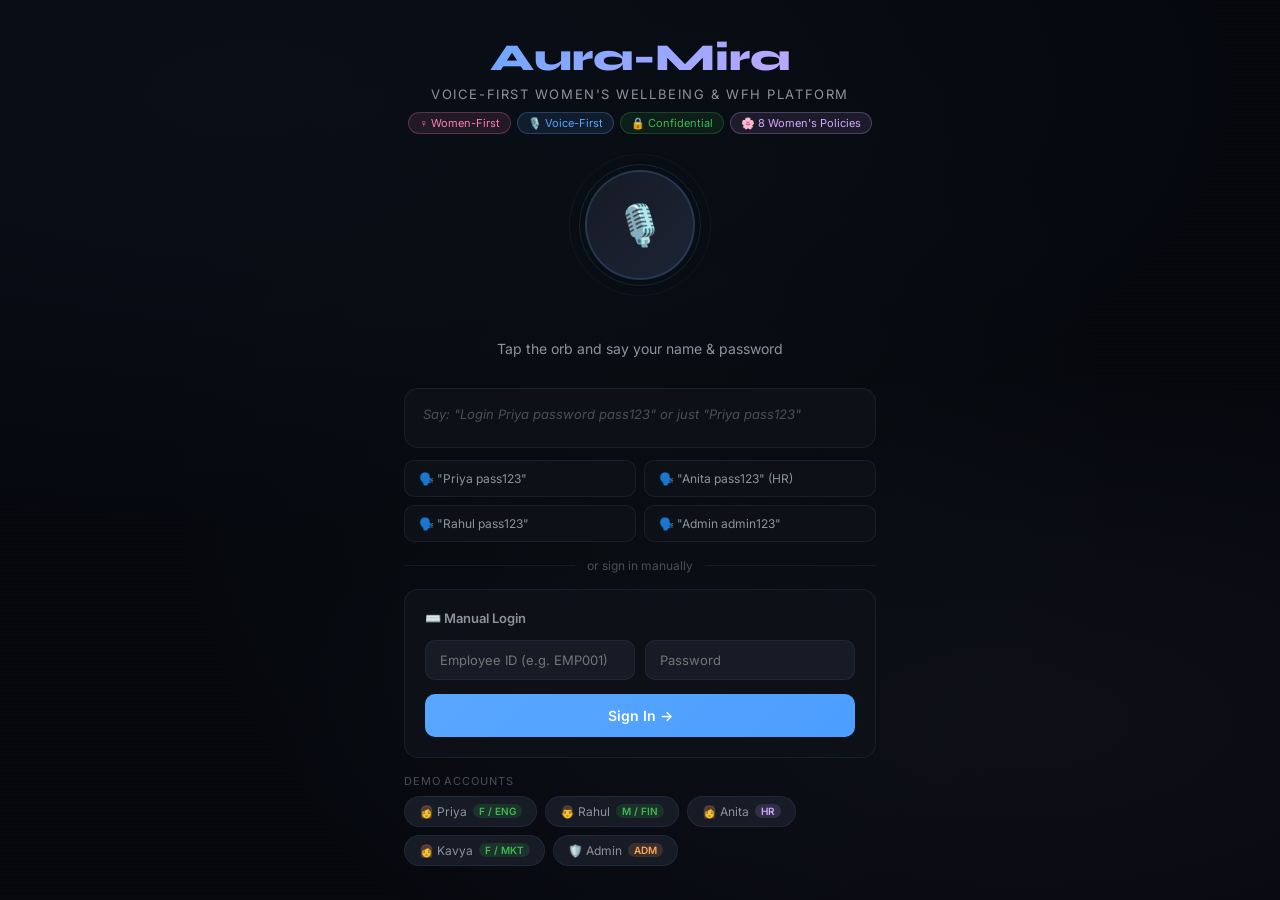
<file: aura-mira.html>
<!DOCTYPE html>
<html lang="en">
<head>
<meta charset="UTF-8">
<meta name="viewport" content="width=device-width, initial-scale=1.0">
<title>Aura-Mira — Voice-First Women's Wellbeing & WFH System</title>
<style>
@import url('https://fonts.googleapis.com/css2?family=Syne:wght@400;600;700;800&family=Inter:wght@300;400;500;600&family=JetBrains+Mono:wght@400;500&display=swap');
:root {
  --bg:#07090f;--s1:#0d1117;--s2:#161b25;--s3:#1c2333;
  --b:rgba(88,166,255,0.1);--b2:rgba(88,166,255,0.18);
  --a:#58a6ff;--a2:#f78166;--a3:#3fb950;--a4:#d2a8ff;--a5:#ffa657;
  --pink:#ff7eb6;--t:#e6edf3;--t2:#8b949e;--t3:#484f58;
  --glow:0 0 40px rgba(88,166,255,0.08);
  --ff:'Syne',sans-serif;--fb:'Inter',sans-serif;--fm:'JetBrains Mono',monospace;
}
*{margin:0;padding:0;box-sizing:border-box}
body{font-family:var(--fb);background:var(--bg);color:var(--t);min-height:100vh;overflow-x:hidden}
::selection{background:rgba(88,166,255,0.3)}

/* BG */
.bg-mesh{position:fixed;inset:0;z-index:0;pointer-events:none;
  background:radial-gradient(ellipse 80% 50% at 20% 10%,rgba(88,166,255,0.04),transparent),
             radial-gradient(ellipse 60% 40% at 80% 80%,rgba(210,168,255,0.04),transparent),
             radial-gradient(ellipse 40% 60% at 50% 50%,rgba(63,185,80,0.02),transparent)}
.scanline{position:fixed;inset:0;z-index:0;pointer-events:none;
  background:repeating-linear-gradient(0deg,transparent,transparent 2px,rgba(0,0,0,0.03) 2px,rgba(0,0,0,0.03) 4px)}

/* PAGES */
.page{display:none;min-height:100vh;position:relative;z-index:1}
.page.active{display:flex}

/* ═══ VOICE LOGIN PAGE ═══ */
#pg-login{flex-direction:column;align-items:center;justify-content:center;gap:0}
.login-wrap{width:100%;max-width:520px;padding:24px}

.voice-login-hero{text-align:center;margin-bottom:36px}
.brand{font-family:var(--ff);font-size:38px;font-weight:800;
  background:linear-gradient(135deg,var(--a),var(--a4));-webkit-background-clip:text;-webkit-text-fill-color:transparent;background-clip:text}
.brand-sub{color:var(--t2);font-size:13px;letter-spacing:0.12em;text-transform:uppercase;margin-top:6px}

/* BIG VOICE ORB */
.voice-orb-wrap{display:flex;flex-direction:column;align-items:center;margin:28px 0}
.v-orb{
  width:110px;height:110px;border-radius:50%;
  background:linear-gradient(135deg,var(--s2),var(--s3));
  border:2px solid var(--b2);
  display:flex;align-items:center;justify-content:center;
  cursor:pointer;position:relative;transition:all .3s;
  box-shadow:0 0 0 0 rgba(88,166,255,0);
}
.v-orb .orb-icon{font-size:40px;transition:all .3s;z-index:2;position:relative}
.v-orb::before{
  content:'';position:absolute;inset:-8px;border-radius:50%;
  border:1px solid rgba(88,166,255,0.15);animation:orbRing 3s linear infinite;
}
.v-orb::after{
  content:'';position:absolute;inset:-18px;border-radius:50%;
  border:1px solid rgba(88,166,255,0.07);animation:orbRing 3s linear infinite reverse;animation-delay:-1.5s;
}
@keyframes orbRing{from{transform:rotate(0deg)}to{transform:rotate(360deg)}}
.v-orb.listening{
  background:linear-gradient(135deg,#1a2a4a,#0d1f3c);
  border-color:var(--a);
  box-shadow:0 0 0 20px rgba(88,166,255,0.08),0 0 60px rgba(88,166,255,0.2);
  animation:listenPulse 1.2s ease-in-out infinite;
}
@keyframes listenPulse{0%,100%{box-shadow:0 0 0 0 rgba(88,166,255,0.3),0 0 40px rgba(88,166,255,0.1)}
  50%{box-shadow:0 0 0 24px rgba(88,166,255,0),0 0 80px rgba(88,166,255,0.25)}}
.v-orb.processing{animation:spin 1s linear infinite;border-color:var(--a4)}
@keyframes spin{to{transform:rotate(360deg)}}
.v-orb.speaking{border-color:var(--a3);animation:speakWave 0.6s ease-in-out infinite}
@keyframes speakWave{0%,100%{transform:scale(1)}50%{transform:scale(1.04)}}

/* WAVEFORM */
.waveform{display:flex;align-items:center;gap:3px;height:36px;margin:8px 0}
.wave-bar{
  width:4px;border-radius:99px;background:var(--a);opacity:0.3;
  animation:waveAnim 1s ease-in-out infinite;
  transform-origin:center;
}
.wave-bar.active{opacity:1}
@keyframes waveAnim{0%,100%{height:6px}50%{height:28px}}

.orb-status{font-size:14px;color:var(--t2);margin-top:8px;text-align:center;min-height:20px;transition:all .3s}

/* TRANSCRIPT BOX */
.transcript-box{
  background:var(--s1);border:1px solid var(--b);border-radius:14px;
  padding:16px 18px;min-height:60px;font-family:var(--fm);font-size:14px;
  color:var(--a);margin-bottom:12px;position:relative;transition:all .3s;
}
.transcript-box.has-text{border-color:var(--a);background:rgba(88,166,255,0.04)}
.transcript-placeholder{color:var(--t3);font-family:var(--fb);font-style:italic;font-size:13px}

.ai-reply{
  background:rgba(63,185,80,0.06);border:1px solid rgba(63,185,80,0.18);
  border-radius:14px;padding:14px 18px;font-size:14px;color:var(--a3);
  margin-bottom:16px;display:none;line-height:1.6;
}
.ai-reply.show{display:block;animation:fadeSlide .3s ease}
@keyframes fadeSlide{from{opacity:0;transform:translateY(6px)}to{opacity:1;transform:translateY(0)}}

/* QUICK COMMANDS */
.quick-grid{display:grid;grid-template-columns:1fr 1fr;gap:8px;margin-bottom:16px}
.qcmd{
  padding:10px 14px;background:var(--s1);border:1px solid var(--b);border-radius:10px;
  font-size:12px;color:var(--t2);cursor:pointer;transition:all .2s;text-align:left;
  display:flex;align-items:center;gap:8px;
}
.qcmd:hover{background:rgba(88,166,255,0.08);border-color:var(--a);color:var(--t)}

/* DIVIDER */
.divider{display:flex;align-items:center;gap:12px;margin:16px 0;color:var(--t3);font-size:12px}
.divider::before,.divider::after{content:'';flex:1;height:1px;background:var(--b)}

/* MANUAL LOGIN */
.manual-form{background:var(--s1);border:1px solid var(--b);border-radius:14px;padding:20px;margin-bottom:16px}
.mf-title{font-size:13px;font-weight:600;color:var(--t2);margin-bottom:14px;display:flex;align-items:center;gap:8px}
.mf-row{display:grid;grid-template-columns:1fr 1fr;gap:10px;margin-bottom:10px}
.mf-inp{width:100%;padding:11px 14px;background:var(--s2);border:1px solid var(--b);border-radius:10px;
  color:var(--t);font-family:var(--fb);font-size:13px;outline:none;transition:all .2s}
.mf-inp:focus{border-color:var(--a);background:rgba(88,166,255,0.05)}
.btn-login{width:100%;padding:13px;background:linear-gradient(135deg,var(--a),#4c9eff);border:none;border-radius:10px;
  color:#fff;font-family:var(--fb);font-size:14px;font-weight:600;cursor:pointer;transition:all .2s;margin-top:4px}
.btn-login:hover{transform:translateY(-1px);box-shadow:0 6px 20px rgba(88,166,255,0.3)}

/* DEMO PILLS */
.demo-pills{display:flex;flex-wrap:wrap;gap:8px}
.dpill{
  padding:7px 14px;background:var(--s2);border:1px solid var(--b);border-radius:20px;
  font-size:12px;color:var(--t2);cursor:pointer;transition:all .2s;display:flex;align-items:center;gap:6px;
}
.dpill:hover{border-color:var(--a);color:var(--a)}
.dpill-role{font-size:10px;padding:1px 6px;border-radius:20px;font-weight:600}
.r-emp{background:rgba(63,185,80,0.15);color:var(--a3)}
.r-hr{background:rgba(210,168,255,0.15);color:var(--a4)}
.r-adm{background:rgba(255,166,87,0.15);color:var(--a5)}

/* ═══ MAIN APP ═══ */
#pg-app{flex-direction:row}

/* SIDEBAR */
.sidebar{
  width:252px;min-height:100vh;background:var(--s1);
  border-right:1px solid var(--b);display:flex;flex-direction:column;
  padding:20px 0;position:sticky;top:0;height:100vh;overflow-y:auto;flex-shrink:0;
}
.sb-brand{display:flex;align-items:center;gap:10px;padding:0 18px 20px;border-bottom:1px solid var(--b);margin-bottom:16px}
.sb-logo{width:36px;height:36px;background:linear-gradient(135deg,var(--a),var(--a4));border-radius:10px;
  display:flex;align-items:center;justify-content:center;font-size:18px;flex-shrink:0}
.sb-title{font-family:var(--ff);font-size:18px;font-weight:700}

.sb-sec{padding:0 12px;margin-bottom:6px}
.sb-sec-lbl{font-size:10px;font-weight:600;color:var(--t3);text-transform:uppercase;letter-spacing:0.1em;padding:0 6px;margin-bottom:4px}
.nav{display:flex;align-items:center;gap:10px;padding:10px 12px;border-radius:10px;
  color:var(--t2);font-size:13px;font-weight:500;cursor:pointer;transition:all .18s;margin-bottom:1px}
.nav:hover{background:rgba(88,166,255,0.07);color:var(--t)}
.nav.on{background:rgba(88,166,255,0.12);color:var(--a);border:1px solid rgba(88,166,255,0.2)}
.nav .ni{width:20px;text-align:center;font-size:16px}
.nav .nb{margin-left:auto;font-size:10px;padding:2px 7px;background:var(--a);color:#fff;border-radius:20px;font-weight:700}

.sb-voice-mini{margin:auto 12px 0;border-top:1px solid var(--b);padding-top:16px}
.voice-mini-btn{
  width:100%;padding:12px;background:linear-gradient(135deg,rgba(88,166,255,0.1),rgba(210,168,255,0.06));
  border:1px solid var(--b2);border-radius:12px;color:var(--a);font-family:var(--fb);font-size:13px;
  font-weight:600;cursor:pointer;transition:all .2s;display:flex;align-items:center;gap:8px;justify-content:center;
}
.voice-mini-btn:hover{background:rgba(88,166,255,0.15);border-color:var(--a)}
.voice-mini-btn.on{background:rgba(247,129,102,0.1);border-color:var(--a2);color:var(--a2);animation:pulseBorder 1s ease-in-out infinite}
@keyframes pulseBorder{0%,100%{box-shadow:0 0 0 0 rgba(247,129,102,0.3)}50%{box-shadow:0 0 0 6px rgba(247,129,102,0)}}

.sb-user{padding:12px;background:var(--s2);border:1px solid var(--b);border-radius:12px;margin:10px 12px 0;
  display:flex;align-items:center;gap:10px}
.sb-avatar{width:36px;height:36px;border-radius:9px;background:linear-gradient(135deg,var(--a),var(--a4));
  display:flex;align-items:center;justify-content:center;font-weight:700;font-size:15px;color:#fff;flex-shrink:0}
.sb-uname{font-size:13px;font-weight:600;line-height:1.2}
.sb-urole{font-size:10px;color:var(--t3);text-transform:uppercase;letter-spacing:0.06em}
.sb-logout{margin-left:auto;background:none;border:none;color:var(--t3);cursor:pointer;font-size:16px;padding:4px;border-radius:6px;transition:color .2s}
.sb-logout:hover{color:var(--a2)}

/* MAIN */
.main{flex:1;padding:28px 32px;overflow-y:auto;height:100vh}
.ph{display:flex;align-items:flex-start;justify-content:space-between;margin-bottom:24px}
.pt{font-family:var(--ff);font-size:28px;font-weight:700}
.ps{color:var(--t2);font-size:13px;margin-top:3px}

/* SECTION */
.sec{display:none}.sec.on{display:block}

/* STATS */
.sgrid{display:grid;grid-template-columns:repeat(4,1fr);gap:14px;margin-bottom:22px}
.scard{
  background:var(--s1);border:1px solid var(--b);border-radius:14px;padding:20px;
  position:relative;overflow:hidden;transition:all .2s;
}
.scard::before{content:'';position:absolute;top:0;left:0;right:0;height:2px;background:var(--ca,var(--a))}
.scard:hover{border-color:var(--b2);transform:translateY(-2px)}
.sc-lbl{font-size:10px;font-weight:600;text-transform:uppercase;letter-spacing:0.08em;color:var(--t3);margin-bottom:10px}
.sc-val{font-family:var(--ff);font-size:34px;font-weight:700}
.sc-sub{font-size:12px;color:var(--t2);margin-top:3px}
.sc-icon{position:absolute;top:16px;right:16px;font-size:26px;opacity:0.12}

/* CARD */
.card{background:var(--s1);border:1px solid var(--b);border-radius:14px;padding:24px;margin-bottom:18px}
.ct{font-size:15px;font-weight:600;margin-bottom:18px;display:flex;align-items:center;gap:8px}

/* TABLE */
.tw{overflow-x:auto}
table{width:100%;border-collapse:collapse}
thead th{font-size:10px;font-weight:600;text-transform:uppercase;letter-spacing:.08em;color:var(--t3);
  padding:9px 14px;border-bottom:1px solid var(--b);text-align:left;background:rgba(255,255,255,.015)}
tbody td{padding:12px 14px;border-bottom:1px solid rgba(255,255,255,.04);font-size:13px}
tbody tr:hover{background:rgba(255,255,255,.02)}
tbody tr:last-child td{border-bottom:none}

/* BADGE */
.badge{display:inline-block;padding:2px 9px;border-radius:20px;font-size:11px;font-weight:600}
.ba{background:rgba(63,185,80,.15);color:var(--a3)}
.bp{background:rgba(255,166,87,.15);color:var(--a5)}
.br{background:rgba(247,129,102,.15);color:var(--a2)}
.bc{background:rgba(88,166,255,.15);color:var(--a)}
.bw{background:rgba(210,168,255,.15);color:var(--a4)}

/* FORM */
.fg{margin-bottom:16px}
.fg label{display:block;font-size:11px;font-weight:600;color:var(--t2);text-transform:uppercase;letter-spacing:.08em;margin-bottom:7px}
.fg input,.fg select,.fg textarea{
  width:100%;padding:12px 14px;background:var(--s2);border:1px solid var(--b);
  border-radius:10px;color:var(--t);font-family:var(--fb);font-size:13px;outline:none;transition:all .2s;
}
.fg input:focus,.fg select:focus,.fg textarea:focus{border-color:var(--a);background:rgba(88,166,255,.05)}
.fg select option{background:var(--s2)}
.fg textarea{resize:vertical}
.fgrid{display:grid;grid-template-columns:1fr 1fr;gap:14px}
.full{grid-column:1/-1}
.btn-row{display:flex;gap:10px;justify-content:flex-end;margin-top:16px}
.btn{padding:11px 22px;border-radius:9px;font-family:var(--fb);font-size:13px;font-weight:600;cursor:pointer;transition:all .2s;border:none}
.btn-g{background:linear-gradient(135deg,var(--a3),#2ea043);color:#0a1f0f;box-shadow:0 4px 14px rgba(63,185,80,.2)}
.btn-g:hover{transform:translateY(-1px);box-shadow:0 6px 20px rgba(63,185,80,.3)}
.btn-o{background:none;border:1px solid var(--b);color:var(--t2)}
.btn-o:hover{border-color:var(--a);color:var(--a)}
.btn-r{background:linear-gradient(135deg,var(--a2),#cf4e37);color:#fff}
.btn-p{background:linear-gradient(135deg,var(--a),#4c9eff);color:#fff;box-shadow:0 4px 14px rgba(88,166,255,.2)}

/* PROGRESS */
.pb{background:rgba(255,255,255,.06);border-radius:99px;height:6px;overflow:hidden;margin-top:6px}
.pf{height:100%;border-radius:99px;background:linear-gradient(90deg,var(--a),var(--a4));transition:width .5s}

/* POLICY CARDS */
.pgrid{display:grid;grid-template-columns:repeat(2,1fr);gap:14px}
.pcard{background:var(--s2);border:1px solid var(--b);border-radius:13px;padding:20px;
  position:relative;overflow:hidden;transition:all .2s}
.pcard::before{content:'';position:absolute;top:0;left:0;right:0;height:3px;background:var(--pc,var(--a))}
.pcard:hover{border-color:var(--b2);transform:translateY(-1px)}
.pn{font-size:14px;font-weight:600;margin-bottom:4px}
.pt2{font-size:11px;text-transform:uppercase;letter-spacing:.08em;color:var(--t3);margin-bottom:10px}
.pd{font-size:12px;color:var(--t2);line-height:1.6}
.pdays{font-family:var(--ff);font-size:28px;font-weight:700}

/* CHIPS */
.chips{display:flex;flex-wrap:wrap;gap:5px;margin-top:10px}
.chip{padding:3px 10px;border-radius:20px;font-size:11px;background:rgba(88,166,255,.08);color:var(--a);border:1px solid rgba(88,166,255,.15)}

/* MODAL */
.moverlay{display:none;position:fixed;inset:0;z-index:900;background:rgba(0,0,0,.75);
  backdrop-filter:blur(4px);align-items:center;justify-content:center}
.moverlay.open{display:flex}
.modal{background:var(--s1);border:1px solid var(--b);border-radius:18px;padding:32px;
  width:500px;max-width:95vw;max-height:85vh;overflow-y:auto;animation:fadeSlide .3s ease;
  box-shadow:0 40px 80px rgba(0,0,0,.6)}
.modal-title{font-family:var(--ff);font-size:20px;font-weight:700;margin-bottom:20px}

/* ═══ BIG VOICE PANEL (in app) ═══ */
.voice-panel-app{
  background:linear-gradient(135deg,var(--s1),var(--s2));
  border:1px solid var(--b2);border-radius:16px;padding:24px;margin-bottom:22px;
  position:relative;overflow:hidden;
}
.voice-panel-app::before{
  content:'';position:absolute;top:-60px;right:-60px;width:200px;height:200px;
  border-radius:50%;background:radial-gradient(circle,rgba(88,166,255,.08),transparent);
  pointer-events:none;
}

/* CONV BUBBLES */
.bubble{padding:12px 16px;border-radius:12px;margin-bottom:8px;font-size:13px;line-height:1.6;max-width:90%}
.bubble-user{background:rgba(88,166,255,.1);border:1px solid rgba(88,166,255,.15);color:var(--t);align-self:flex-end;margin-left:auto}
.bubble-ai{background:rgba(63,185,80,.07);border:1px solid rgba(63,185,80,.15);color:var(--a3)}
.bubble-sys{background:rgba(255,166,87,.07);border:1px solid rgba(255,166,87,.15);color:var(--a5);font-size:12px}
.conv-wrap{display:flex;flex-direction:column;max-height:320px;overflow-y:auto;gap:6px;padding:4px}

/* DB VIEWER */
.db-info-box{
  background:var(--s1);border:1px solid rgba(63,185,80,.2);border-radius:12px;
  padding:16px;font-family:var(--fm);font-size:12px;color:var(--a3);line-height:2;margin-bottom:18px;
}
.db-tabs{display:flex;gap:6px;flex-wrap:wrap;margin-bottom:16px}
.db-tab{padding:7px 16px;background:var(--s2);border:1px solid var(--b);border-radius:8px;
  font-size:12px;color:var(--t2);cursor:pointer;transition:all .2s;font-family:var(--fm)}
.db-tab.on{background:rgba(63,185,80,.1);border-color:var(--a3);color:var(--a3)}
.db-rec-count{font-size:11px;color:var(--t3);margin-bottom:10px;font-family:var(--fm)}
.db-sql{background:var(--s2);border:1px solid var(--b);border-radius:10px;padding:14px;
  font-family:var(--fm);font-size:12px;color:var(--a4);margin-bottom:14px;line-height:1.8}

/* TOAST */
#toast{
  position:fixed;bottom:24px;right:24px;z-index:999;
  padding:13px 20px;border-radius:12px;background:var(--s1);border:1px solid var(--b);
  box-shadow:0 8px 32px rgba(0,0,0,.5);font-size:13px;
  transform:translateY(80px);opacity:0;transition:all .3s cubic-bezier(.34,1.56,.64,1);
  display:flex;align-items:center;gap:10px;max-width:360px;
}
#toast.show{transform:translateY(0);opacity:1}

/* WELCOME */
.wbanner{
  background:linear-gradient(135deg,rgba(14,30,57,.8),rgba(22,27,37,.8));
  border:1px solid rgba(88,166,255,.15);border-radius:14px;padding:22px 26px;margin-bottom:20px;
  display:flex;align-items:center;justify-content:space-between;overflow:hidden;position:relative;
}
.wbanner::after{content:'🏠';position:absolute;right:100px;top:50%;transform:translateY(-50%);font-size:70px;opacity:.05}

/* BAL ITEM */
.bi{display:flex;justify-content:space-between;align-items:center;padding:10px 0;border-bottom:1px solid var(--b)}
.bi:last-child{border-bottom:none}
.bi-l{font-size:13px}
.bi-r{font-family:var(--fm);font-size:13px;color:var(--a3)}
.bi-r.low{color:var(--a2)}

/* scrollbar */
::-webkit-scrollbar{width:5px;height:5px}
::-webkit-scrollbar-track{background:transparent}
::-webkit-scrollbar-thumb{background:rgba(88,166,255,.15);border-radius:99px}
::-webkit-scrollbar-thumb:hover{background:rgba(88,166,255,.3)}

/* Responsive */
@media(max-width:900px){.sgrid{grid-template-columns:repeat(2,1fr)}.pgrid{grid-template-columns:1fr}.fgrid{grid-template-columns:1fr}}

/* ══════════════════════════════════════
   AI LEAVE ADVISOR MODULE
   ══════════════════════════════════════ */

/* Animated gradient border on the advisor card */
.advisor-hero {
  position:relative;border-radius:18px;padding:2px;
  background:linear-gradient(135deg,#58a6ff,#d2a8ff,#3fb950,#ffa657);
  background-size:300% 300%;animation:gradShift 6s ease infinite;margin-bottom:22px;
}
@keyframes gradShift{0%{background-position:0% 50%}50%{background-position:100% 50%}100%{background-position:0% 50%}}
.advisor-hero-inner{
  background:var(--s1);border-radius:16px;padding:28px 30px;
  display:flex;align-items:center;gap:20px;
}
.advisor-brain{
  width:64px;height:64px;border-radius:16px;flex-shrink:0;
  background:linear-gradient(135deg,rgba(88,166,255,.15),rgba(210,168,255,.15));
  border:1px solid rgba(88,166,255,.25);
  display:flex;align-items:center;justify-content:center;font-size:32px;
  animation:brainPulse 3s ease-in-out infinite;
}
@keyframes brainPulse{0%,100%{box-shadow:0 0 0 0 rgba(88,166,255,.2)}50%{box-shadow:0 0 0 12px rgba(88,166,255,.0)}}

/* Reason input area */
.adv-reason-wrap{
  background:var(--s2);border:1.5px solid var(--b);border-radius:14px;padding:20px;margin-bottom:18px;transition:border-color .25s;
}
.adv-reason-wrap:focus-within{border-color:rgba(88,166,255,.4);}
.adv-reason-label{font-size:11px;font-weight:600;color:var(--t3);text-transform:uppercase;letter-spacing:.09em;margin-bottom:10px;display:flex;align-items:center;gap:6px;}
.adv-reason-inp{
  width:100%;min-height:90px;background:transparent;border:none;outline:none;
  color:var(--t);font-family:var(--fb);font-size:14px;line-height:1.7;resize:vertical;
}
.adv-reason-inp::placeholder{color:var(--t3);font-style:italic;}

/* Chips row for example prompts */
.adv-examples{display:flex;flex-wrap:wrap;gap:7px;margin-bottom:18px;}
.adv-ex{
  padding:5px 13px;border-radius:20px;font-size:11px;cursor:pointer;transition:all .18s;
  background:rgba(88,166,255,.07);border:1px solid rgba(88,166,255,.15);color:var(--t2);
}
.adv-ex:hover{background:rgba(88,166,255,.15);color:var(--a);border-color:rgba(88,166,255,.3);}

/* Analyze button */
.adv-btn{
  width:100%;padding:14px;border:none;border-radius:12px;font-size:14px;font-weight:700;
  cursor:pointer;transition:all .25s;display:flex;align-items:center;justify-content:center;gap:10px;
  background:linear-gradient(135deg,var(--a),#7b42ff);color:#fff;
  box-shadow:0 4px 20px rgba(88,166,255,.25);
}
.adv-btn:hover{transform:translateY(-2px);box-shadow:0 8px 30px rgba(88,166,255,.35);}
.adv-btn:disabled{opacity:.5;cursor:not-allowed;transform:none;}

/* Thinking animation */
.adv-thinking{
  display:none;padding:20px;text-align:center;
  background:rgba(88,166,255,.04);border:1px solid rgba(88,166,255,.12);border-radius:14px;margin-bottom:18px;
}
.adv-thinking.show{display:block;}
.adv-dots{display:inline-flex;gap:6px;margin-top:8px;}
.adv-dot{width:8px;height:8px;border-radius:50%;background:var(--a);animation:dotBounce 1.2s ease-in-out infinite;}
.adv-dot:nth-child(2){animation-delay:.2s;}
.adv-dot:nth-child(3){animation-delay:.4s;}
@keyframes dotBounce{0%,100%{transform:translateY(0);opacity:.3}50%{transform:translateY(-8px);opacity:1}}

/* Suggestion cards container */
.adv-results{display:none;animation:fadeSlide .4s ease;}
.adv-results.show{display:block;}
@keyframes fadeSlide{from{opacity:0;transform:translateY(10px)}to{opacity:1;transform:translateY(0)}}

/* Individual suggestion card */
.adv-card{
  background:var(--s2);border:1px solid var(--b);border-radius:14px;
  margin-bottom:14px;overflow:hidden;transition:all .2s;position:relative;
}
.adv-card:hover{border-color:var(--b2);transform:translateY(-1px);}
.adv-card-accent{height:3px;width:100%;}
.adv-card-body{padding:18px 20px;}
.adv-card-header{display:flex;align-items:flex-start;justify-content:space-between;margin-bottom:10px;}
.adv-card-title{font-size:15px;font-weight:700;display:flex;align-items:center;gap:8px;}
.adv-card-badge{
  font-size:10px;font-weight:700;padding:3px 10px;border-radius:20px;
  text-transform:uppercase;letter-spacing:.07em;flex-shrink:0;
}
.badge-best{background:rgba(63,185,80,.15);color:var(--a3);border:1px solid rgba(63,185,80,.3);}
.badge-alt{background:rgba(88,166,255,.1);color:var(--a);border:1px solid rgba(88,166,255,.2);}
.badge-low{background:rgba(255,166,87,.1);color:var(--a5);border:1px solid rgba(255,166,87,.25);}
.badge-na{background:rgba(247,129,102,.08);color:var(--a2);border:1px solid rgba(247,129,102,.2);}

.adv-card-reason{font-size:13px;color:var(--t2);line-height:1.65;margin-bottom:14px;}
.adv-bal-row{
  display:flex;align-items:center;gap:8px;font-size:12px;
  background:rgba(255,255,255,.03);border-radius:8px;padding:8px 12px;margin-bottom:12px;
}
.adv-bal-val{font-family:var(--fm);color:var(--a3);font-weight:600;}
.adv-bal-val.low{color:var(--a5);}
.adv-bal-val.zero{color:var(--a2);}
.adv-conditions{display:flex;flex-wrap:wrap;gap:5px;margin-bottom:14px;}
.adv-cond{font-size:10px;padding:2px 9px;border-radius:20px;background:rgba(255,255,255,.04);color:var(--t3);border:1px solid rgba(255,255,255,.07);}

.adv-apply-btn{
  width:100%;padding:11px;border:none;border-radius:10px;font-size:13px;font-weight:600;
  cursor:pointer;transition:all .2s;display:flex;align-items:center;justify-content:center;gap:8px;
}
.adv-apply-btn.go{background:linear-gradient(135deg,var(--a3),#2ea043);color:#0a1f0f;box-shadow:0 4px 12px rgba(63,185,80,.2);}
.adv-apply-btn.go:hover{transform:translateY(-1px);box-shadow:0 6px 18px rgba(63,185,80,.3);}
.adv-apply-btn.disabled{background:rgba(255,255,255,.04);color:var(--t3);cursor:not-allowed;border:1px solid var(--b);}

/* Summary insight box */
.adv-insight{
  background:linear-gradient(135deg,rgba(88,166,255,.07),rgba(210,168,255,.05));
  border:1px solid rgba(88,166,255,.18);border-radius:14px;padding:18px 20px;margin-bottom:20px;
}
.adv-insight-title{font-size:12px;font-weight:700;color:var(--a);text-transform:uppercase;letter-spacing:.08em;margin-bottom:8px;display:flex;align-items:center;gap:6px;}
.adv-insight-text{font-size:13px;color:var(--t2);line-height:1.7;}
.adv-insight-text strong{color:var(--t);}

/* History of past queries */
.adv-history-item{
  padding:12px 14px;background:var(--s2);border:1px solid var(--b);border-radius:10px;
  margin-bottom:8px;cursor:pointer;transition:all .2s;font-size:12px;
}
.adv-history-item:hover{border-color:var(--a);background:rgba(88,166,255,.05);}
.adv-history-reason{color:var(--t);margin-bottom:3px;font-weight:500;}
.adv-history-meta{color:var(--t3);font-size:11px;}
</style>
</head>
<body>
<div class="bg-mesh"></div>
<div class="scanline"></div>

<!-- ══════════════ LOGIN ══════════════ -->
<div id="pg-login" class="page active">
  <div class="login-wrap">
    <div class="voice-login-hero">
      <div class="brand">Aura-Mira</div>
      <div class="brand-sub">Voice-First Women's Wellbeing & WFH Platform</div>
      <div style="margin-top:10px;display:flex;flex-wrap:wrap;gap:6px;justify-content:center">
        <span style="padding:3px 10px;background:rgba(255,126,182,.1);border:1px solid rgba(255,126,182,.25);border-radius:20px;font-size:11px;color:#ff7eb6">♀️ Women-First</span>
        <span style="padding:3px 10px;background:rgba(88,166,255,.1);border:1px solid rgba(88,166,255,.25);border-radius:20px;font-size:11px;color:var(--a)">🎙️ Voice-First</span>
        <span style="padding:3px 10px;background:rgba(63,185,80,.1);border:1px solid rgba(63,185,80,.25);border-radius:20px;font-size:11px;color:var(--a3)">🔒 Confidential</span>
        <span style="padding:3px 10px;background:rgba(210,168,255,.1);border:1px solid rgba(210,168,255,.25);border-radius:20px;font-size:11px;color:var(--a4)">🌸 8 Women's Policies</span>
      </div>
    </div>

    <!-- BIG ORB -->
    <div class="voice-orb-wrap">
      <div class="v-orb" id="loginOrb" onclick="toggleLoginVoice()">
        <span class="orb-icon" id="loginOrbIcon">🎙️</span>
      </div>
      <div class="waveform" id="loginWave">
        <div class="wave-bar" style="animation-delay:0s"></div>
        <div class="wave-bar" style="animation-delay:.1s"></div>
        <div class="wave-bar" style="animation-delay:.2s"></div>
        <div class="wave-bar" style="animation-delay:.3s"></div>
        <div class="wave-bar" style="animation-delay:.4s"></div>
        <div class="wave-bar" style="animation-delay:.3s"></div>
        <div class="wave-bar" style="animation-delay:.2s"></div>
        <div class="wave-bar" style="animation-delay:.1s"></div>
      </div>
      <div class="orb-status" id="loginOrbStatus">Tap the orb and say your name & password</div>
    </div>

    <div class="transcript-box" id="loginTranscript">
      <span class="transcript-placeholder">Say: "Login Priya password pass123" or just "Priya pass123"</span>
    </div>
    <div class="ai-reply" id="loginReply"></div>

    <div class="quick-grid">
      <div class="qcmd" onclick="voiceLogin('EMP001','pass123')">🗣️ "Priya pass123"</div>
      <div class="qcmd" onclick="voiceLogin('EMP003','pass123')">🗣️ "Anita pass123" (HR)</div>
      <div class="qcmd" onclick="voiceLogin('EMP002','pass123')">🗣️ "Rahul pass123"</div>
      <div class="qcmd" onclick="voiceLogin('ADM001','admin123')">🗣️ "Admin admin123"</div>
    </div>

    <div class="divider">or sign in manually</div>

    <div class="manual-form">
      <div class="mf-title">⌨️ Manual Login</div>
      <div class="mf-row">
        <input class="mf-inp" id="lid" placeholder="Employee ID (e.g. EMP001)" autocomplete="off">
        <input class="mf-inp" id="lpw" type="password" placeholder="Password">
      </div>
      <button class="btn-login" onclick="doManualLogin()">Sign In →</button>
    </div>

    <div style="margin-bottom:8px;font-size:11px;color:var(--t3);text-transform:uppercase;letter-spacing:.08em">Demo accounts</div>
    <div class="demo-pills">
      <div class="dpill" onclick="quickFill('EMP001','pass123')">👩 Priya <span class="dpill-role r-emp">F / ENG</span></div>
      <div class="dpill" onclick="quickFill('EMP002','pass123')">👨 Rahul <span class="dpill-role r-emp">M / FIN</span></div>
      <div class="dpill" onclick="quickFill('EMP003','pass123')">👩 Anita <span class="dpill-role r-hr">HR</span></div>
      <div class="dpill" onclick="quickFill('EMP004','pass123')">👩 Kavya <span class="dpill-role r-emp">F / MKT</span></div>
      <div class="dpill" onclick="quickFill('ADM001','admin123')">🛡️ Admin <span class="dpill-role r-adm">ADM</span></div>
    </div>
  </div>
</div>

<!-- ══════════════ MAIN APP ══════════════ -->
<div id="pg-app" class="page">
  <!-- SIDEBAR -->
  <div class="sidebar">
    <div class="sb-brand">
      <div class="sb-logo">🏠</div>
      <div class="sb-title">Aura-Mira</div>
    </div>

    <div class="sb-sec">
      <div class="sb-sec-lbl">Main</div>
      <div class="nav on" onclick="goSec('dashboard')"><span class="ni">📊</span> Dashboard</div>
      <div class="nav" onclick="goSec('voice')"><span class="ni">🎙️</span> Voice Assistant <span class="nb">AI</span></div>
      <div class="nav" onclick="goSec('advisor')"><span class="ni">🧠</span> AI Leave Advisor <span class="nb" style="background:linear-gradient(135deg,var(--a),var(--a4));font-size:9px">NEW</span></div>
      <div class="nav" onclick="goSec('apply')"><span class="ni">📝</span> Apply Leave / WFH</div>
      <div class="nav" onclick="goSec('myleaves')"><span class="ni">📅</span> My History</div>
    </div>

    <div class="sb-sec" id="hrNav" style="display:none">
      <div class="sb-sec-lbl">HR / Admin</div>
      <div class="nav" onclick="goSec('approvals')"><span class="ni">✅</span> Approvals <span class="nb" id="pendBadge">0</span></div>
      <div class="nav" onclick="goSec('employees')"><span class="ni">👥</span> Employees</div>
      <div class="nav" onclick="goSec('policies')"><span class="ni">📋</span> Policies</div>
      <div class="nav" onclick="goSec('reports')"><span class="ni">📈</span> Reports</div>
    </div>

    <div class="sb-sec">
      <div class="sb-sec-lbl">System</div>
      <div class="nav" onclick="goSec('db')"><span class="ni">🗄️</span> Live Database</div>
    </div>

    <div class="sb-voice-mini">
      <button class="voice-mini-btn" id="miniVoiceBtn" onclick="toggleAppVoice()">
        <span id="miniVoiceIcon">🎙️</span> <span id="miniVoiceText">Voice Command</span>
      </button>
      <div style="margin-top:8px;font-size:11px;color:var(--t3);text-align:center" id="miniStatus">Say anything to control the app</div>
    </div>

    <div style="margin-top:10px;padding:0 12px">
      <div class="sb-user">
        <div class="sb-avatar" id="sbAvatar">U</div>
        <div>
          <div class="sb-uname" id="sbName">—</div>
          <div class="sb-urole" id="sbRole">—</div>
        </div>
        <button class="sb-logout" onclick="logout()" title="Logout">⇥</button>
      </div>
    </div>
  </div>

  <!-- MAIN CONTENT -->
  <div class="main">

    <!-- VOICE INDICATOR BAR (top) -->
    <div id="voiceBar" style="display:none;background:rgba(88,166,255,.08);border:1px solid rgba(88,166,255,.2);border-radius:10px;padding:12px 18px;margin-bottom:18px;display:none;align-items:center;gap:12px">
      <div style="font-size:20px" id="vbarIcon">🎙️</div>
      <div style="flex:1">
        <div style="font-size:12px;color:var(--a);font-weight:600" id="vbarStatus">Listening...</div>
        <div style="font-size:13px;color:var(--t);margin-top:2px;font-family:var(--fm)" id="vbarText">—</div>
      </div>
      <div style="font-size:11px;color:var(--t2)" id="vbarReply"></div>
    </div>

    <!-- DASHBOARD -->
    <div class="sec on" id="sec-dashboard">
      <div class="wbanner">
        <div>
          <div style="font-family:var(--ff);font-size:22px;font-weight:700" id="wMsg">Good Day! 👋</div>
          <div style="color:var(--t2);font-size:13px;margin-top:3px" id="wSub">Loading your summary...</div>
        </div>
        <button class="btn btn-p" onclick="goSec('apply')">+ Apply WFH</button>
      </div>
      <div class="sgrid" id="sgrid"></div>
      <div style="display:grid;grid-template-columns:1.4fr 1fr;gap:18px">
        <div class="card">
          <div class="ct">📋 Recent Applications</div>
          <div class="tw"><table><thead><tr><th>Date</th><th>Type</th><th>Status</th><th>Days</th></tr></thead><tbody id="recentTbl"></tbody></table></div>
        </div>
        <div class="card">
          <div class="ct">💰 Leave Balance</div>
          <div id="balPanel"></div>
        </div>
      </div>
    </div>

    <!-- VOICE SECTION -->
    <div class="sec" id="sec-voice">
      <div class="ph"><div><div class="pt">🎙️ Voice Assistant</div><div class="ps">Full voice control — login, apply, approve, check balance, navigate</div></div></div>

      <div class="voice-panel-app">
        <div style="display:flex;align-items:center;gap:16px;margin-bottom:18px">
          <div class="v-orb" id="appOrb" onclick="toggleAppVoice()" style="width:72px;height:72px">
            <span class="orb-icon" style="font-size:28px" id="appOrbIcon">🎙️</span>
          </div>
          <div>
            <div style="font-family:var(--ff);font-size:18px;font-weight:700">AI Voice Assistant</div>
            <div style="color:var(--t2);font-size:12px;margin-top:3px" id="appVoiceStatus">Click orb to activate — say anything!</div>
            <div class="waveform" id="appWave" style="height:24px;margin-top:6px">
              <div class="wave-bar" style="animation-delay:0s"></div>
              <div class="wave-bar" style="animation-delay:.1s"></div>
              <div class="wave-bar" style="animation-delay:.2s"></div>
              <div class="wave-bar" style="animation-delay:.15s"></div>
              <div class="wave-bar" style="animation-delay:.05s"></div>
            </div>
          </div>
        </div>

        <div class="transcript-box" id="appTranscript" style="margin-bottom:10px">
          <span class="transcript-placeholder">Speak or type your command...</span>
        </div>
        <div class="ai-reply" id="appReply"></div>

        <div style="display:flex;gap:8px;flex-wrap:wrap;margin-bottom:12px">
          <input id="txtCmd" placeholder="Type command here..." style="flex:1;padding:10px 14px;background:var(--s2);border:1px solid var(--b);border-radius:9px;color:var(--t);font-family:var(--fb);font-size:13px;outline:none;min-width:200px" onkeydown="if(event.key==='Enter')runTextCmd()">
          <button class="btn btn-p" onclick="runTextCmd()">Send ▶</button>
          <button class="btn btn-o" onclick="clearConv()">Clear</button>
        </div>

        <div style="margin-bottom:8px;font-size:11px;color:var(--t3);text-transform:uppercase;letter-spacing:.08em">Quick commands</div>
        <div style="display:flex;flex-wrap:wrap;gap:7px">
          <div class="chip" style="cursor:pointer" onclick="processAppCmd('apply wfh for today')">🏠 WFH Today</div>
          <div class="chip" style="cursor:pointer" onclick="processAppCmd('apply wfh for tomorrow')">📅 WFH Tomorrow</div>
          <div class="chip" style="cursor:pointer" onclick="processAppCmd('apply sick leave for today')">🤒 Sick Leave</div>
          <div class="chip" style="cursor:pointer" onclick="processAppCmd('check my wfh balance')">💰 WFH Balance</div>
          <div class="chip" style="cursor:pointer" onclick="processAppCmd('check all my leave balance')">📊 All Balance</div>
          <div class="chip" style="cursor:pointer" onclick="processAppCmd('show my leave history')">📋 My History</div>
          <div class="chip" style="cursor:pointer" onclick="processAppCmd('apply maternity leave')">🤱 Maternity</div>
          <div class="chip" style="cursor:pointer" onclick="processAppCmd('apply childcare leave')">👶 Childcare</div>
          <div class="chip" style="cursor:pointer" onclick="processAppCmd('go to approvals')">✅ Approvals</div>
          <div class="chip" style="cursor:pointer" onclick="processAppCmd('show policies')">📋 Policies</div>
          <div class="chip" style="cursor:pointer" onclick="processAppCmd('open database')">🗄️ Database</div>
          <div class="chip" style="cursor:pointer" onclick="processAppCmd('logout')">⇥ Logout</div>
        </div>
      </div>

      <div class="card">
        <div class="ct">💬 Conversation History</div>
        <div class="conv-wrap" id="convWrap">
          <div class="bubble bubble-sys">👋 Hi! I'm Aura-Mira, your intelligent wellbeing & leave assistant. I can apply leaves, navigate pages, check balances, approve requests — all by voice. Try saying "Apply WFH for tomorrow"!</div>
        </div>
      </div>

      <div class="card">
        <div class="ct">🗣️ What I Can Do — Voice Commands Guide</div>
        <div style="display:grid;grid-template-columns:repeat(3,1fr);gap:12px">
          <div style="background:var(--s2);border-radius:10px;padding:14px">
            <div style="font-size:12px;font-weight:600;color:var(--a);margin-bottom:8px">🏠 WFH Commands</div>
            <div style="font-size:11px;color:var(--t2);line-height:2">"Apply WFH for today"<br>"Apply WFH for tomorrow"<br>"Apply WFH for Monday"<br>"WFH for next 3 days"</div>
          </div>
          <div style="background:var(--s2);border-radius:10px;padding:14px">
            <div style="font-size:12px;font-weight:600;color:var(--a4);margin-bottom:8px">📋 Leave Commands</div>
            <div style="font-size:11px;color:var(--t2);line-height:2">"Apply sick leave today"<br>"Apply casual leave tomorrow"<br>"Apply maternity leave"<br>"Apply childcare leave"</div>
          </div>
          <div style="background:var(--s2);border-radius:10px;padding:14px">
            <div style="font-size:12px;font-weight:600;color:var(--a3);margin-bottom:8px">📊 Info Commands</div>
            <div style="font-size:11px;color:var(--t2);line-height:2">"Check WFH balance"<br>"Show my history"<br>"How many days left?"<br>"Show all balances"</div>
          </div>
          <div style="background:var(--s2);border-radius:10px;padding:14px">
            <div style="font-size:12px;font-weight:600;color:var(--a5);margin-bottom:8px">🧭 Navigation</div>
            <div style="font-size:11px;color:var(--t2);line-height:2">"Go to dashboard"<br>"Open approvals"<br>"Show employees"<br>"Open database"</div>
          </div>
          <div style="background:var(--s2);border-radius:10px;padding:14px">
            <div style="font-size:12px;font-weight:600;color:var(--pink);margin-bottom:8px">✅ HR Commands</div>
            <div style="font-size:11px;color:var(--t2);line-height:2">"Show pending approvals"<br>"Approve all pending"<br>"Reject application 3"<br>"Show reports"</div>
          </div>
          <div style="background:var(--s2);border-radius:10px;padding:14px">
            <div style="font-size:12px;font-weight:600;color:var(--a2);margin-bottom:8px">🔐 Auth + Other</div>
            <div style="font-size:11px;color:var(--t2);line-height:2">"Logout"<br>"Who am I?"<br>"What's today's date?"<br>"Show policies"</div>
          </div>
        </div>
      </div>
    </div>


    <!-- AI LEAVE ADVISOR -->
    <div class="sec" id="sec-advisor">
      <div class="ph">
        <div>
          <div class="pt">&#x1F9E0; AI Leave Advisor</div>
          <div class="ps">Describe your situation &mdash; AI analyzes your policies &amp; balance and suggests the best options</div>
        </div>
      </div>

      <div class="advisor-hero">
        <div class="advisor-hero-inner">
          <div class="advisor-brain">&#x1F9E0;</div>
          <div style="flex:1">
            <div style="font-family:var(--ff);font-size:19px;font-weight:700;margin-bottom:5px">Smart Leave &amp; WFH Advisor</div>
            <div style="font-size:13px;color:var(--t2);line-height:1.6">Tell me why you need time off in plain language. I'll analyze your <strong style="color:var(--t)">real-time balance</strong>, match against your <strong style="color:var(--t)">applicable policies</strong>, and recommend the best options &mdash; ranked by suitability.</div>
            <div style="display:flex;flex-wrap:wrap;gap:14px;margin-top:10px;font-size:11px;color:var(--t3)">
              <span>&#x2726; Policy-aware suggestions</span>
              <span>&#x2726; Live balance checks</span>
              <span>&#x2726; One-click apply</span>
              <span>&#x2726; Gender-specific entitlements</span>
            </div>
          </div>
        </div>
      </div>

      <div style="display:grid;grid-template-columns:1.35fr 1fr;gap:20px;align-items:start">
        <div>
          <div class="adv-reason-wrap">
            <div class="adv-reason-label">🎙️ Describe your situation (voice or text)</div>
            <div style="display:flex;gap:8px;margin-bottom:8px;align-items:center">
              <button id="advVoiceBtn" onclick="toggleAdvVoice()" style="padding:9px 16px;background:linear-gradient(135deg,rgba(88,166,255,.12),rgba(210,168,255,.08));border:1px solid var(--b2);border-radius:10px;color:var(--a);font-family:var(--fb);font-size:12px;font-weight:600;cursor:pointer;display:flex;align-items:center;gap:7px;transition:all .2s">
                <span id="advVoiceBtnIcon">🎙️</span><span id="advVoiceBtnTxt">Speak your situation</span>
              </button>
              <div class="waveform" id="advWave" style="height:22px">
                <div class="wave-bar" style="animation-delay:0s"></div>
                <div class="wave-bar" style="animation-delay:.1s"></div>
                <div class="wave-bar" style="animation-delay:.2s"></div>
                <div class="wave-bar" style="animation-delay:.15s"></div>
                <div class="wave-bar" style="animation-delay:.05s"></div>
              </div>
            </div>
            <textarea id="advReason" class="adv-reason-inp" placeholder="e.g. I have a fever and need to rest tomorrow...

e.g. My child's school annual day is next Friday, I need to attend...

e.g. I have a doctor appointment for annual health checkup next week..."></textarea>
          </div>

          <div style="font-size:11px;color:var(--t3);margin-bottom:8px;text-transform:uppercase;letter-spacing:.08em">&#x1F4A1; Try an example</div>
          <div class="adv-examples">
            <div class="adv-ex" onclick="fillAdvReason(this.textContent)">Feeling sick with fever today</div>
            <div class="adv-ex" onclick="fillAdvReason(this.textContent)">Child school function next Friday</div>
            <div class="adv-ex" onclick="fillAdvReason(this.textContent)">Doctor appointment next week</div>
            <div class="adv-ex" onclick="fillAdvReason(this.textContent)">Plumber visit want to WFH</div>
            <div class="adv-ex" onclick="fillAdvReason(this.textContent)">Family vacation need 5 days off</div>
            <div class="adv-ex" onclick="fillAdvReason(this.textContent)">Personal errand need half a day</div>
            <div class="adv-ex" onclick="fillAdvReason(this.textContent)">Pregnancy checkup appointment</div>
            <div class="adv-ex" onclick="fillAdvReason(this.textContent)">Internet is down can work from home</div>
            <div class="adv-ex" onclick="fillAdvReason(this.textContent)">Womens health issue need a day</div>
            <div class="adv-ex" onclick="fillAdvReason(this.textContent)">Need to care for sick child at home</div>
          </div>

          <button class="adv-btn" id="advBtn" onclick="runAdvisor()">
            <span id="advBtnIcon">&#x1F9E0;</span>
            <span id="advBtnText">Analyze &amp; Suggest Best Options</span>
          </button>

          <div class="adv-thinking" id="advThinking" style="margin-top:18px">
            <div style="font-size:14px;color:var(--a);font-weight:600" id="advThinkingMsg">Analyzing your situation...</div>
            <div style="font-size:12px;color:var(--t3);margin-top:4px" id="advThinkingSub">Checking your balance &amp; matching policies</div>
            <div class="adv-dots"><div class="adv-dot"></div><div class="adv-dot"></div><div class="adv-dot"></div></div>
          </div>

          <div class="adv-results" id="advResults" style="margin-top:18px">
            <div class="adv-insight" id="advInsight"></div>
            <div id="advCards"></div>
          </div>
        </div>

        <div>
          <div class="card" style="margin-bottom:14px">
            <div class="ct">&#x1F4B0; Your Live Balance</div>
            <div id="advBalPanel" style="font-size:13px;color:var(--t2)">Login to view balance.</div>
          </div>
          <div class="card" style="margin-bottom:14px">
            <div class="ct">&#x1F4CB; Your Applicable Policies</div>
            <div id="advPolicyPanel" style="font-size:12px;color:var(--t2);line-height:1.9">Login to view policies.</div>
          </div>
          <div class="card">
            <div class="ct">&#x1F550; Recent Queries</div>
            <div id="advHistory"><div style="font-size:12px;color:var(--t3);text-align:center;padding:12px">No queries yet &mdash; describe your situation above!</div></div>
          </div>
        </div>
      </div>
    </div>

    <!-- APPLY -->
    <div class="sec" id="sec-apply">
      <div class="ph"><div><div class="pt">📝 Apply Leave / WFH</div><div class="ps">Submit your request — or just say it!</div></div></div>
      <div style="display:grid;grid-template-columns:1.3fr 1fr;gap:18px">
        <div class="card">
          <div class="ct">New Application</div>
          <div class="fg"><label>Type</label>
            <select id="aType" onchange="onTypeChange()">
              <option value="wfh">🏠 Work From Home (WFH)</option>
              <option value="casual">🌴 Casual Leave</option>
              <option value="sick">🏥 Sick Leave</option>
              <option value="maternity">🤱 Maternity Leave</option>
              <option value="paternity">👨‍👶 Paternity Leave</option>
              <option value="childcare">👶 Child Care Leave</option>
              <option value="womenhealth">♀️ Women's Health Leave</option>
              <option value="menstrual">🌸 Menstrual Wellness Leave</option>
              <option value="fertility">💗 Fertility Treatment Leave</option>
              <option value="menopause">🌺 Menopause Support Leave</option>
              <option value="domestic_violence">🛡️ Domestic Violence Support</option>
              <option value="wellness_check">🩺 Wellness Check Leave</option>
              <option value="earned">💼 Earned Leave</option>
            </select>
          </div>
          <div class="fgrid">
            <div class="fg"><label>From Date</label><input type="date" id="aFrom"></div>
            <div class="fg"><label>To Date</label><input type="date" id="aTo"></div>
            <div class="fg full"><label>Reason</label><textarea id="aReason" rows="3" placeholder="Brief reason..."></textarea></div>
          </div>
          <div id="policyNote2" style="background:rgba(88,166,255,.06);border:1px solid rgba(88,166,255,.15);border-radius:9px;padding:12px;font-size:12px;color:var(--a);margin-bottom:14px;display:none"></div>
          <div class="btn-row">
            <button class="btn btn-o" onclick="clearForm()">Clear</button>
            <button class="btn btn-g" onclick="submitApp()">Submit Application ✓</button>
          </div>
        </div>
        <div>
          <div class="card" style="margin-bottom:14px">
            <div class="ct">💰 Your Balance</div>
            <div id="applyBal"></div>
          </div>
          <div class="card">
            <div class="ct">📌 Policy Note</div>
            <div id="applyPolicyNote" style="font-size:12px;color:var(--t2);line-height:1.8">Select leave type to see applicable policy.</div>
          </div>
        </div>
      </div>
    </div>

    <!-- MY LEAVES -->
    <div class="sec" id="sec-myleaves">
      <div class="ph"><div><div class="pt">📅 My Applications</div><div class="ps">Complete leave and WFH history</div></div></div>
      <div class="card">
        <div style="display:flex;gap:8px;margin-bottom:16px;flex-wrap:wrap">
          <div class="db-tab on" onclick="filterMy('all',this)">All</div>
          <div class="db-tab" onclick="filterMy('wfh',this)">WFH Only</div>
          <div class="db-tab" onclick="filterMy('leave',this)">Leaves</div>
          <div class="db-tab" onclick="filterMy('pending',this)">Pending</div>
          <div class="db-tab" onclick="filterMy('approved',this)">Approved</div>
        </div>
        <div class="tw"><table><thead><tr><th>#ID</th><th>Type</th><th>From</th><th>To</th><th>Days</th><th>Status</th><th>Applied</th><th>Reason</th></tr></thead><tbody id="myTbl"></tbody></table></div>
      </div>
    </div>

    <!-- APPROVALS -->
    <div class="sec" id="sec-approvals">
      <div class="ph"><div><div class="pt">✅ Approvals</div><div class="ps">Review pending employee requests</div></div>
        <button class="btn btn-g" onclick="processAppCmd('approve all pending')">✓ Approve All</button>
      </div>
      <div class="card">
        <div class="tw"><table><thead><tr><th>#ID</th><th>Employee</th><th>Type</th><th>Dates</th><th>Days</th><th>Status</th><th>Action</th></tr></thead><tbody id="apprTbl"></tbody></table></div>
      </div>
    </div>

    <!-- EMPLOYEES -->
    <div class="sec" id="sec-employees">
      <div class="ph"><div><div class="pt">👥 Employees</div></div>
        <button class="btn btn-g" onclick="openAddEmp()">+ Add Employee</button>
      </div>
      <div class="card">
        <div class="tw"><table><thead><tr><th>ID</th><th>Name</th><th>Dept</th><th>Gender</th><th>Role</th><th>WFH Used</th><th>WFH Left</th><th>Status</th></tr></thead><tbody id="empTbl"></tbody></table></div>
      </div>
    </div>

    <!-- POLICIES -->
    <div class="sec" id="sec-policies">
      <div class="ph"><div><div class="pt">📋 Policies</div><div class="ps">Leave & WFH entitlements</div></div></div>
      <div class="pgrid" id="polGrid"></div>
    </div>

    <!-- REPORTS -->
    <div class="sec" id="sec-reports">
      <div class="ph"><div><div class="pt">📈 Reports</div></div></div>
      <div class="sgrid" id="repStats"></div>
      <div style="display:grid;grid-template-columns:1fr 1fr;gap:16px">
        <div class="card"><div class="ct">🏠 WFH by Department</div><div id="deptChart"></div></div>
        <div class="card"><div class="ct">📊 Leave Types</div><div id="typeChart"></div></div>
      </div>
      <div class="card"><div class="ct">All Applications</div><div class="tw"><table><thead><tr><th>ID</th><th>Employee</th><th>Dept</th><th>Type</th><th>From</th><th>To</th><th>Days</th><th>Status</th></tr></thead><tbody id="repTbl"></tbody></table></div></div>
    </div>

    <!-- DATABASE -->
    <div class="sec" id="sec-db">
      <div class="ph"><div><div class="pt">🗄️ Live Database</div><div class="ps">All data stored in IndexedDB (browser-native persistent storage)</div></div>
        <button class="btn btn-o" onclick="refreshDb()">↻ Refresh</button>
      </div>

      <div class="db-info-box">
        📁 <strong>Database Name:</strong> FlexWorkDB &nbsp;|&nbsp;
        🏷️ <strong>Type:</strong> IndexedDB (Browser SQLite Equivalent)<br>
        🗂️ <strong>Tables:</strong> employees · applications · leave_balances · policies · audit_log<br>
        💾 <strong>Persistence:</strong> Survives page refresh — data stored in browser permanently<br>
        🌐 <strong>SQLite Equivalent Path:</strong> <code>./data/flexwork.db</code> &nbsp;|&nbsp;
        <strong>Version:</strong> 1.0 &nbsp;|&nbsp; <strong>Status:</strong> <span style="color:var(--a3)">● Connected</span>
      </div>

      <div class="db-sql" id="dbSqlPreview">-- SELECT * FROM employees; &nbsp; -- Click a table tab below to view its data</div>

      <div class="db-tabs" id="dbTabs">
        <div class="db-tab on" onclick="showDbTbl('employees',this)">📋 employees</div>
        <div class="db-tab" onclick="showDbTbl('applications',this)">📋 applications</div>
        <div class="db-tab" onclick="showDbTbl('leave_balances',this)">📋 leave_balances</div>
        <div class="db-tab" onclick="showDbTbl('policies',this)">📋 policies</div>
        <div class="db-tab" onclick="showDbTbl('audit_log',this)">📋 audit_log</div>
      </div>

      <div class="db-rec-count" id="dbRecCount"></div>
      <div class="card" id="dbTableView" style="padding:0;overflow:auto;max-height:500px"></div>
    </div>

  </div><!-- /main -->
</div><!-- /pg-app -->

<!-- MODALS -->
<div class="moverlay" id="apprModal">
  <div class="modal">
    <div class="modal-title" id="apprModalTitle">Review Application</div>
    <div id="apprModalBody"></div>
    <div class="btn-row">
      <button class="btn btn-o" onclick="closeModal('apprModal')">Cancel</button>
      <button class="btn btn-r" onclick="doAction('rejected')">✕ Reject</button>
      <button class="btn btn-g" onclick="doAction('approved')">✓ Approve</button>
    </div>
  </div>
</div>

<div class="moverlay" id="addEmpModal">
  <div class="modal">
    <div class="modal-title">➕ Add Employee</div>
    <div class="fgrid">
      <div class="fg"><label>ID</label><input id="nId" placeholder="EMP010"></div>
      <div class="fg"><label>Name</label><input id="nName" placeholder="Full Name"></div>
      <div class="fg"><label>Department</label><select id="nDept"><option>Engineering</option><option>HR</option><option>Finance</option><option>Marketing</option><option>Operations</option><option>Legal</option></select></div>
      <div class="fg"><label>Gender</label><select id="nGen"><option value="F">Female</option><option value="M">Male</option><option value="O">Other</option></select></div>
      <div class="fg"><label>Designation</label><input id="nDes" placeholder="Software Engineer"></div>
      <div class="fg"><label>Join Date</label><input type="date" id="nJoin"></div>
      <div class="fg"><label>Email</label><input id="nEmail" placeholder="emp@company.com"></div>
      <div class="fg"><label>Password</label><input type="password" id="nPass" placeholder="Set password"></div>
    </div>
    <div class="btn-row">
      <button class="btn btn-o" onclick="closeModal('addEmpModal')">Cancel</button>
      <button class="btn btn-g" onclick="addEmp()">Add Employee ✓</button>
    </div>
  </div>
</div>

<div id="toast"><span id="tIcon"></span><span id="tMsg"></span></div>

<script>
// ═══════════════════════════════════════════════
//  FLEXWORK AI — COMPLETE ENGINE
// ═══════════════════════════════════════════════

const DB = 'FlexWorkDB', DBV = 1;
let db, cu = null, curAppId = null;
let loginRec = null, appRec = null;
let loginListening = false, appListening = false;

// ── INDEXEDDB ──
function idb(){return new Promise((res,rej)=>{
  const r=indexedDB.open(DB,DBV);
  r.onupgradeneeded=e=>{
    const d=e.target.result;
    ['employees','applications','leave_balances','policies','audit_log'].forEach(s=>{
      if(!d.objectStoreNames.contains(s)){
        if(s==='applications'||s==='audit_log') d.createObjectStore(s,{keyPath:'id',autoIncrement:true});
        else d.createObjectStore(s,{keyPath:'id'});
      }
    });
  };
  r.onsuccess=e=>{db=e.target.result;res()};
  r.onerror=e=>rej(e);
})}

const get=(s,k)=>new Promise((r,j)=>{const t=db.transaction(s,'readonly');const q=t.objectStore(s).get(k);q.onsuccess=()=>r(q.result);q.onerror=()=>j()});
const getAll=(s,idx,v)=>new Promise((r,j)=>{const t=db.transaction(s,'readonly');const os=t.objectStore(s);const q=idx?os.index(idx).getAll(v):os.getAll();q.onsuccess=()=>r(q.result);q.onerror=()=>j()});
const put=(s,o)=>new Promise((r,j)=>{const t=db.transaction(s,'readwrite');const q=t.objectStore(s).put(o);q.onsuccess=()=>r(q.result);q.onerror=()=>j()});
const del=(s,k)=>new Promise((r,j)=>{const t=db.transaction(s,'readwrite');const q=t.objectStore(s).delete(k);q.onsuccess=()=>r(q.result);q.onerror=()=>j()});

// ── SEED ──
async function seed(){
  const ex=await getAll('employees');if(ex.length)return;
  const emps=[
    {id:'EMP001',name:'Priya Sharma',dept:'Engineering',designation:'Senior Software Engineer',gender:'F',email:'priya@flexwork.com',password:'pass123',role:'employee',joinDate:'2020-03-15',status:'active',wfhTotal:16,wfhUsed:3},
    {id:'EMP002',name:'Rahul Kumar',dept:'Finance',designation:'Financial Analyst',gender:'M',email:'rahul@flexwork.com',password:'pass123',role:'employee',joinDate:'2019-07-01',status:'active',wfhTotal:8,wfhUsed:2},
    {id:'EMP003',name:'Anita Desai',dept:'HR',designation:'HR Manager',gender:'F',email:'anita@flexwork.com',password:'pass123',role:'hr',joinDate:'2018-01-10',status:'active',wfhTotal:16,wfhUsed:5},
    {id:'EMP004',name:'Kavya Nair',dept:'Marketing',designation:'Marketing Lead',gender:'F',email:'kavya@flexwork.com',password:'pass123',role:'employee',joinDate:'2021-05-20',status:'active',wfhTotal:16,wfhUsed:4},
    {id:'EMP005',name:'Deepa Menon',dept:'Engineering',designation:'QA Engineer',gender:'F',email:'deepa@flexwork.com',password:'pass123',role:'employee',joinDate:'2022-02-14',status:'active',wfhTotal:16,wfhUsed:1},
    {id:'EMP006',name:'Arjun Mehta',dept:'Operations',designation:'Operations Manager',gender:'M',email:'arjun@flexwork.com',password:'pass123',role:'employee',joinDate:'2017-11-03',status:'active',wfhTotal:8,wfhUsed:2},
    {id:'EMP007',name:'Sunita Rao',dept:'Legal',designation:'Legal Counsel',gender:'F',email:'sunita@flexwork.com',password:'pass123',role:'employee',joinDate:'2019-09-15',status:'active',wfhTotal:16,wfhUsed:8},
    {id:'EMP008',name:'Meena Pillai',dept:'Engineering',designation:'DevOps Engineer',gender:'F',email:'meena@flexwork.com',password:'pass123',role:'employee',joinDate:'2021-08-01',status:'active',wfhTotal:16,wfhUsed:0},
    {id:'ADM001',name:'Admin User',dept:'Admin',designation:'System Administrator',gender:'M',email:'admin@flexwork.com',password:'admin123',role:'admin',joinDate:'2015-01-01',status:'active',wfhTotal:0,wfhUsed:0}
  ];
  for(const e of emps) await put('employees',e);

  const pols=[
    {id:'WFH_F',name:"Women's Flexibility WFH",type:'WFH',applicableTo:'F',days:16,unit:'month',description:'Female employees get 16 WFH days/month to support work-life balance and wellbeing.',conditions:['No approval for first 8 days','Inform manager by 9 AM','All deliverables must be met'],color:'#ff7eb6'},
    {id:'WFH_M',name:'Standard WFH Policy',type:'WFH',applicableTo:'M',days:8,unit:'month',description:'Male employees get 8 WFH days/month subject to manager approval.',conditions:['24hr advance notice preferred','Deliverables must be met','VPN mandatory'],color:'#58a6ff'},
    {id:'WFH_ENG',name:'Engineering WFH Enhanced',type:'WFH',applicableTo:'Engineering',days:12,unit:'month',description:'Engineering team gets 12 days WFH/month due to nature of work.',conditions:['Sprint commitments mandatory','Code review participation','VPN + secure connection'],color:'#4c9eff'},
    {id:'MAT',name:'Maternity Leave',type:'Maternity',applicableTo:'F',days:180,unit:'total',description:'26 weeks (180 days) fully paid maternity leave. Can begin 8 weeks before due date.',conditions:['Min 80 days employment','Medical certificate required','Can extend 4 weeks unpaid'],color:'#ff7eb6'},
    {id:'PAT',name:'Paternity Leave',type:'Paternity',applicableTo:'M',days:15,unit:'total',description:'15 days paid paternity leave within 6 months of childbirth.',conditions:['Birth certificate required','Can be split into 2 periods','Apply 2 weeks in advance'],color:'#3fb950'},
    {id:'CCL',name:'Child Care Leave',type:'Childcare',applicableTo:'F',days:730,unit:'lifetime',description:'2 years total child care leave (lifetime) for children under 18.',conditions:['Children up to 18 years','Max 3 months per stretch','Any child-related need'],color:'#d2a8ff'},
    {id:'WHL',name:"Women's Health Leave",type:'Health',applicableTo:'F',days:12,unit:'year',description:'Confidential health leave for women including menstrual health, annual checkups.',conditions:['Self-cert for 2 days','Doctor note for 3+ days','Fully confidential'],color:'#f78166'},
    {id:'SL',name:'Sick Leave',type:'Sick',applicableTo:'all',days:12,unit:'year',description:'12 days sick leave per year. Medical cert needed for 3+ consecutive days.',conditions:['Inform supervisor by 9 AM','Doctor cert for 3+ days','Cannot carry forward'],color:'#ffa657'},
    {id:'CL',name:'Casual Leave',type:'Casual',applicableTo:'all',days:15,unit:'year',description:'15 days casual leave for personal needs. Prior approval preferred.',conditions:['1 day advance notice','Max 3 consecutive days','5 days carry forward'],color:'#3fb950'},
    {id:'EL',name:'Earned Leave',type:'Earned',applicableTo:'all',days:21,unit:'year',description:'21 days earned leave per year. Can be encashed or carried forward.',conditions:['1 month advance notice','Accumulate up to 60 days','Encashment at year-end'],color:'#58a6ff'},
    {id:'PNL',name:'Prenatal Care Leave',type:'Prenatal',applicableTo:'F',days:8,unit:'pregnancy',description:'Special leave for prenatal appointments during pregnancy.',conditions:['Appointment proof required','Half-day option available','Separate from maternity'],color:'#ff7eb6'},
    {id:'SPM',name:'Single Parent WFH+',type:'WFH',applicableTo:'F',days:20,unit:'month',description:'Single mothers with children under 12 get 20 WFH days/month.',conditions:['One-time HR declaration','Reviewed annually','Priority project exception'],color:'#d2a8ff'},
    {id:'MEN',name:'Menstrual Wellness Leave',type:'Health',applicableTo:'F',days:24,unit:'year',description:'2 days per month (24/year) for menstrual health and wellness. Fully confidential, no documentation needed.',conditions:['Self-declaration only','No documentation required','Fully confidential','Cannot carry forward'],color:'#ff7eb6'},
    {id:'FER',name:'Fertility Treatment Leave',type:'Health',applicableTo:'F',days:10,unit:'year',description:'Paid leave for fertility treatments, IVF cycles, and related medical procedures.',conditions:['Medical appointment proof','Confidential — not disclosed','Can be taken in half-days'],color:'#d2a8ff'},
    {id:'MEN_WF',name:'Menopause Support Leave',type:'Health',applicableTo:'F',days:12,unit:'year',description:'Leave for symptoms related to menopause and perimenopause to support wellbeing.',conditions:['Self-certification for 2 days','Doctor note for 3+ consecutive days','Fully confidential'],color:'#ffa657'},
    {id:'DV',name:'Domestic Violence Support Leave',type:'Emergency',applicableTo:'F',days:10,unit:'year',description:'Confidential paid leave for women facing domestic violence situations, including legal proceedings and relocation.',conditions:['Fully confidential','HR support available','Legal aid resources provided'],color:'#f78166'},
    {id:'MIL',name:'Milk Break / Nursing Break',type:'Wellness',applicableTo:'F',days:999,unit:'ongoing',description:'Nursing mothers with children under 12 months get 2 paid breaks per day (30 mins each).',conditions:['Children under 12 months','Nursing room provided','No separate leave deducted'],color:'#ff7eb6'},
    {id:'WCL',name:'Wellness Check Leave',type:'Health',applicableTo:'F',days:4,unit:'year',description:'Annual paid leave for routine women\'s wellness checkups (mammogram, PAP smear, bone density etc.).',conditions:['Appointment proof required','Scheduling via HR portal preferred','Half-day option available'],color:'#d2a8ff'},
  ];
  for(const p of pols) await put('policies',p);

  // Balances
  const balMap={wfh:0,casual:15,sick:12,earned:21,maternity:180,paternity:15,childcare:730,womenhealth:12,menstrual:24,fertility:10,menopause:12,domestic_violence:10,wellness_check:4};
  for(const emp of emps){
    if(emp.role==='admin') continue;
    const types=['wfh','casual','sick','earned'];
    if(emp.gender==='F') types.push('maternity','childcare','womenhealth','menstrual','fertility','menopause','domestic_violence','wellness_check');
    else types.push('paternity');
    for(const t of types){
      const total=t==='wfh'?emp.wfhTotal:(balMap[t]||0);
      const used=t==='wfh'?emp.wfhUsed:Math.floor(Math.random()*(t==='casual'?6:t==='sick'?3:t==='earned'?7:0));
      await put('leave_balances',{id:`${emp.id}_${t}`,empId:emp.id,type:t,total,used,remaining:total-used});
    }
  }

  // Sample apps
  const td=()=>new Date().toISOString().split('T')[0];
  const past=n=>{const d=new Date();d.setDate(d.getDate()-n);return d.toISOString().split('T')[0]};
  const fut=n=>{const d=new Date();d.setDate(d.getDate()+n);return d.toISOString().split('T')[0]};
  const apps=[
    {empId:'EMP001',type:'wfh',fromDate:past(10),toDate:past(10),days:1,reason:'Deep focus day',status:'approved',appliedOn:past(11),approvedBy:'EMP003'},
    {empId:'EMP001',type:'wfh',fromDate:past(5),toDate:past(4),days:2,reason:'Back-to-back online meetings',status:'approved',appliedOn:past(6),approvedBy:'EMP003'},
    {empId:'EMP001',type:'sick',fromDate:past(20),toDate:past(19),days:2,reason:'Fever and cold',status:'approved',appliedOn:past(21),approvedBy:'EMP003'},
    {empId:'EMP001',type:'wfh',fromDate:fut(2),toDate:fut(2),days:1,reason:'Plumber visit at home',status:'pending',appliedOn:td(),approvedBy:null},
    {empId:'EMP002',type:'wfh',fromDate:past(3),toDate:past(3),days:1,reason:'Home maintenance',status:'approved',appliedOn:past(4),approvedBy:'EMP003'},
    {empId:'EMP004',type:'casual',fromDate:past(7),toDate:past(6),days:2,reason:'Family function',status:'approved',appliedOn:past(8),approvedBy:'ADM001'},
    {empId:'EMP004',type:'wfh',fromDate:fut(1),toDate:fut(1),days:1,reason:'Medical nearby',status:'pending',appliedOn:td(),approvedBy:null},
    {empId:'EMP007',type:'womenhealth',fromDate:past(15),toDate:past(15),days:1,reason:'Annual checkup',status:'approved',appliedOn:past(16),approvedBy:'EMP003'},
    {empId:'EMP005',type:'wfh',fromDate:fut(3),toDate:fut(5),days:3,reason:'Child school exams',status:'pending',appliedOn:td(),approvedBy:null},
    {empId:'EMP003',type:'earned',fromDate:past(30),toDate:past(25),days:5,reason:'Family vacation',status:'approved',appliedOn:past(35),approvedBy:'ADM001'},
  ];
  for(const a of apps) await put('applications',a);
  await put('audit_log',{action:'INIT',detail:'Database seeded',timestamp:new Date().toISOString(),user:'SYSTEM'});
}

// ── AUTH ──
async function doManualLogin(){
  const id=document.getElementById('lid').value.trim();
  const pw=document.getElementById('lpw').value;
  await tryLogin(id,pw,'manual');
}

async function tryLogin(id,pw,src='voice'){
  const emp=await get('employees',id);
  if(!emp||emp.password!==pw){
    const msg='Invalid credentials. Please check your Employee ID and password.';
    if(src==='voice'){setLoginReply(msg);speak(msg);}
    else toast(msg,'error','❌');
    return false;
  }
  cu=emp;
  await put('audit_log',{action:'LOGIN',detail:`${emp.name} logged in via ${src}`,timestamp:new Date().toISOString(),user:emp.id});
  enterApp();
  return true;
}

async function voiceLogin(id,pw){
  setLoginReply(`Logging in as ${id}...`);
  await tryLogin(id,pw,'voice');
}

function quickFill(id,pw){document.getElementById('lid').value=id;document.getElementById('lpw').value=pw}

function enterApp(){
  document.getElementById('pg-login').classList.remove('active');
  document.getElementById('pg-app').classList.add('active');
  document.getElementById('sbAvatar').textContent=cu.name.charAt(0);
  document.getElementById('sbName').textContent=cu.name;
  document.getElementById('sbRole').textContent=cu.role.toUpperCase();
  if(['admin','hr'].includes(cu.role)) document.getElementById('hrNav').style.display='';
  const today=new Date().toISOString().split('T')[0];
  document.getElementById('aFrom').value=today;
  document.getElementById('aTo').value=today;
  document.getElementById('nJoin').value=today;
  goSec('dashboard');
  speak(`Welcome ${cu.name.split(' ')[0]}! You are now logged in. How can I help you today?`);
  toast(`Welcome, ${cu.name}! 👋`,'success','🏠');
}

function logout(){
  cu=null;
  document.getElementById('pg-app').classList.remove('active');
  document.getElementById('pg-login').classList.add('active');
  document.getElementById('lid').value='';
  document.getElementById('lpw').value='';
  document.getElementById('pg-login').classList.add('active');
  toast('Logged out','info','👋');
}

// ── NAVIGATION ──
function goSec(name){
  document.querySelectorAll('.sec').forEach(s=>s.classList.remove('on'));
  document.querySelectorAll('.nav').forEach(n=>n.classList.remove('on'));
  const sec=document.getElementById('sec-'+name);
  if(sec) sec.classList.add('on');
  document.querySelectorAll('.nav').forEach(n=>{if(n.getAttribute('onclick')?.includes(`'${name}'`)) n.classList.add('on')});
  if(name==='dashboard') renderDash();
  else if(name==='myleaves') renderMyLeaves('all');
  else if(name==='approvals') renderApprovals();
  else if(name==='employees') renderEmployees();
  else if(name==='policies') renderPolicies();
  else if(name==='advisor'){renderAdvisor();}
  else if(name==='apply'){renderApplyBal();onTypeChange();}
  else if(name==='reports') renderReports();
  else if(name==='db'){showDbTbl('employees',document.querySelector('.db-tab'));}
}

// ── DASHBOARD ──
async function renderDash(){
  const now=new Date();
  const h=now.getHours();
  const g=h<12?'Good Morning':h<17?'Good Afternoon':'Good Evening';
  document.getElementById('wMsg').textContent=`${g}, ${cu.name.split(' ')[0]}! 👋`;
  document.getElementById('wSub').textContent=now.toLocaleDateString('en-IN',{weekday:'long',year:'numeric',month:'long',day:'numeric'});

  const bals=await getAll('leave_balances');const myBals=bals.filter(b=>b.empId===cu.id);
  const wfh=myBals.find(b=>b.type==='wfh');
  const cl=myBals.find(b=>b.type==='casual');
  const sl=myBals.find(b=>b.type==='sick');
  const apps=await getAll('applications');const myApps=apps.filter(a=>a.empId===cu.id);
  const allPend=apps.filter(a=>a.status==='pending');
  const isHR=['admin','hr'].includes(cu.role);
  document.getElementById('pendBadge').textContent=allPend.length;

  document.getElementById('sgrid').innerHTML=`
    <div class="scard" style="--ca:#58a6ff"><div class="sc-lbl">WFH Available</div>
      <div class="sc-val" style="color:var(--a)">${wfh?.remaining??0}</div>
      <div class="sc-sub">of ${wfh?.total??0} days this month</div>
      <div class="pb"><div class="pf" style="width:${wfh?wfh.remaining/wfh.total*100:0}%"></div></div>
      <div class="sc-icon">🏠</div></div>
    <div class="scard" style="--ca:#ffa657"><div class="sc-lbl">Casual Leave</div>
      <div class="sc-val" style="color:var(--a5)">${cl?.remaining??0}</div>
      <div class="sc-sub">${cl?.used??0} used of ${cl?.total??0}</div><div class="sc-icon">🌴</div></div>
    <div class="scard" style="--ca:#3fb950"><div class="sc-lbl">Sick Leave</div>
      <div class="sc-val" style="color:var(--a3)">${sl?.remaining??0}</div>
      <div class="sc-sub">${sl?.used??0} used of ${sl?.total??0}</div><div class="sc-icon">🏥</div></div>
    <div class="scard" style="--ca:#d2a8ff"><div class="sc-lbl">My Applications</div>
      <div class="sc-val" style="color:var(--a4)">${myApps.length}</div>
      <div class="sc-sub">${myApps.filter(a=>a.status==='pending').length} pending</div><div class="sc-icon">📋</div></div>
    ${isHR?`<div class="scard" style="--ca:#f78166"><div class="sc-lbl">Pending Approvals</div>
      <div class="sc-val" style="color:var(--a2)">${allPend.length}</div>
      <div class="sc-sub">Awaiting your review</div><div class="sc-icon">⏳</div></div>`:''}
  `;

  const recent=myApps.sort((a,b)=>b.id-a.id).slice(0,6);
  document.getElementById('recentTbl').innerHTML=recent.length?recent.map(a=>`
    <tr><td>${a.fromDate}</td><td>${lbl(a.type)}</td><td><span class="badge ${bClass(a.status)}">${a.status}</span></td><td>${a.days}</td></tr>
  `).join(''):'<tr><td colspan="4" style="text-align:center;color:var(--t3);padding:20px">No applications yet</td></tr>';

  document.getElementById('balPanel').innerHTML=myBals.map(b=>`
    <div class="bi"><span class="bi-l">${lbl(b.type)}</span><span class="bi-r ${b.remaining<3?'low':''}">${b.remaining}/${b.total}</span></div>
  `).join('');
}

// ── MY LEAVES ──
async function renderMyLeaves(filter){
  let apps=await getAll('applications');
  let myApps=apps.filter(a=>a.empId===cu.id).sort((a,b)=>b.id-a.id);
  if(filter==='wfh') myApps=myApps.filter(a=>a.type==='wfh');
  else if(filter==='leave') myApps=myApps.filter(a=>a.type!=='wfh');
  else if(filter==='pending') myApps=myApps.filter(a=>a.status==='pending');
  else if(filter==='approved') myApps=myApps.filter(a=>a.status==='approved');

  document.getElementById('myTbl').innerHTML=myApps.length?myApps.map(a=>`
    <tr><td style="font-family:var(--fm);font-size:11px;color:var(--t3)">#${a.id}</td>
      <td>${lbl(a.type)}</td><td>${a.fromDate}</td><td>${a.toDate}</td><td>${a.days}</td>
      <td><span class="badge ${bClass(a.status)}">${a.status}</span></td>
      <td style="color:var(--t2)">${a.appliedOn}</td>
      <td style="max-width:200px">
        <div style="color:var(--t2);font-size:12px;overflow:hidden;text-overflow:ellipsis;white-space:nowrap">${a.reason||'-'}</div>
        ${a.status==='rejected'&&a.rejectionReason?`
          <div style="margin-top:5px;padding:6px 10px;background:rgba(247,129,102,.1);border:1px solid rgba(247,129,102,.25);border-radius:7px;font-size:11px;color:var(--a2)">
            ❌ Rejected: ${a.rejectionReason}
          </div>
          <button onclick="smartReapply(${a.id})" style="margin-top:5px;padding:4px 10px;background:rgba(88,166,255,.12);border:1px solid rgba(88,166,255,.3);border-radius:6px;color:var(--a);font-size:11px;cursor:pointer;font-family:var(--fb)">💡 Smart Re-apply</button>
        `:''}
      </td></tr>
  `).join(''):'<tr><td colspan="8" style="text-align:center;color:var(--t3);padding:28px">No records</td></tr>';
}

function filterMy(f,el){
  document.querySelectorAll('#sec-myleaves .db-tab').forEach(t=>t.classList.remove('on'));
  el.classList.add('on');renderMyLeaves(f);
}

// ── APPROVALS ──
async function renderApprovals(){
  let apps=await getAll('applications');
  const pend=apps.filter(a=>a.status==='pending').sort((a,b)=>b.id-a.id);
  document.getElementById('pendBadge').textContent=pend.length;
  const empC={};const allEmps=await getAll('employees');for(const e of allEmps) empC[e.id]=e;
  document.getElementById('apprTbl').innerHTML=pend.length?pend.map(a=>
    `<tr><td style="font-family:var(--fm);font-size:11px;color:var(--t3)">#${a.id}</td>
      <td><div style="font-weight:500">${empC[a.empId]?.name||a.empId}</div><div style="font-size:11px;color:var(--t3)">${empC[a.empId]?.dept||''}</div></td>
      <td>${lbl(a.type)}</td><td>${a.fromDate}${a.fromDate!==a.toDate?` → ${a.toDate}`:''}</td><td>${a.days}</td>
      <td><span class="badge bp">pending</span></td>
      <td><button class="btn btn-g" style="padding:6px 12px;font-size:12px" onclick="openAppr(${a.id})">Review</button></td></tr>`
  ).join(''):'<tr><td colspan="7" style="text-align:center;color:var(--t3);padding:28px">No pending approvals 🎉</td></tr>';
}

async function openAppr(id){
  const app=await get('applications',id);
  const emp=await get('employees',app.empId);
  curAppId=id;
  document.getElementById('apprModalTitle').textContent=`Review — ${lbl(app.type)}`;
  document.getElementById('apprModalBody').innerHTML=`
    <div style="background:var(--s2);border-radius:12px;padding:18px;margin-bottom:16px">
      <div style="display:grid;grid-template-columns:1fr 1fr;gap:12px;font-size:13px">
        <div><div style="color:var(--t3);font-size:10px;margin-bottom:4px">EMPLOYEE</div><strong>${emp?.name}</strong></div>
        <div><div style="color:var(--t3);font-size:10px;margin-bottom:4px">DEPT</div>${emp?.dept}</div>
        <div><div style="color:var(--t3);font-size:10px;margin-bottom:4px">TYPE</div>${lbl(app.type)}</div>
        <div><div style="color:var(--t3);font-size:10px;margin-bottom:4px">DAYS</div>${app.days}</div>
        <div><div style="color:var(--t3);font-size:10px;margin-bottom:4px">FROM</div>${app.fromDate}</div>
        <div><div style="color:var(--t3);font-size:10px;margin-bottom:4px">TO</div>${app.toDate}</div>
      </div>
      <div style="margin-top:12px;padding-top:12px;border-top:1px solid var(--b)">
        <div style="color:var(--t3);font-size:10px;margin-bottom:6px">REASON</div>
        <div>${app.reason||'No reason given'}</div>
      </div>
    </div>
    <div style="margin-bottom:12px">
      <label style="font-size:11px;font-weight:600;color:var(--t2);text-transform:uppercase;letter-spacing:.08em;display:block;margin-bottom:6px">Rejection Reason (required if rejecting)</label>
      <textarea id="rejReasonInp" rows="2" style="width:100%;padding:10px 12px;background:var(--s2);border:1px solid var(--b);border-radius:9px;color:var(--t);font-family:var(--fb);font-size:13px;outline:none;resize:none" placeholder="e.g. Insufficient balance, critical project deadline, please reapply later..."></textarea>
    </div>`;
  document.getElementById('apprModal').classList.add('open');
}

async function doAction(status){
  const app=await get('applications',curAppId);
  app.status=status;app.approvedBy=cu.id;app.actionDate=new Date().toISOString().split('T')[0];
  if(status==='rejected'){
    const rejReason=document.getElementById('rejReasonInp')?.value?.trim()||'Rejected by HR';
    app.rejectionReason=rejReason;
  }
  await put('applications',app);
  if(status==='approved'){
    const bid=`${app.empId}_${app.type}`;
    const bal=await get('leave_balances',bid);
    if(bal){bal.used+=app.days;bal.remaining=Math.max(0,bal.remaining-app.days);await put('leave_balances',bal);}
    if(app.type==='wfh'){const e=await get('employees',app.empId);if(e){e.wfhUsed+=app.days;await put('employees',e);}}
  }
  await put('audit_log',{action:status.toUpperCase(),detail:`App #${curAppId} ${status} by ${cu.id}`,timestamp:new Date().toISOString(),user:cu.id});
  closeModal('apprModal');renderApprovals();
  toast(`Application ${status}`,(status==='approved'?'success':'error'),(status==='approved'?'✅':'❌'));
  addBubble(`Application #${curAppId} has been ${status}.`,status==='approved'?'ai':'sys');
}

// ── EMPLOYEES ──
async function renderEmployees(){
  const emps=await getAll('employees');
  document.getElementById('empTbl').innerHTML=emps.filter(e=>e.role!=='admin').map(e=>`
    <tr><td style="font-family:var(--fm);font-size:11px;color:var(--t3)">${e.id}</td>
      <td><div style="font-weight:500">${e.name}</div><div style="font-size:11px;color:var(--t3)">${e.designation}</div></td>
      <td>${e.dept}</td>
      <td style="color:${e.gender==='F'?'var(--pink)':'var(--a)'}">${e.gender==='F'?'♀️ Female':'♂️ Male'}</td>
      <td><span class="badge ${e.role==='hr'?'bw':e.role==='admin'?'bc':'ba'}">${e.role}</span></td>
      <td>${e.wfhUsed}</td><td>${e.wfhTotal-e.wfhUsed}</td>
      <td><span class="badge ba">${e.status}</span></td></tr>
  `).join('');
}

function openAddEmp(){document.getElementById('addEmpModal').classList.add('open')}
async function addEmp(){
  const e={
    id:document.getElementById('nId').value.trim(),
    name:document.getElementById('nName').value.trim(),
    dept:document.getElementById('nDept').value,
    gender:document.getElementById('nGen').value,
    designation:document.getElementById('nDes').value.trim(),
    joinDate:document.getElementById('nJoin').value,
    email:document.getElementById('nEmail').value.trim(),
    password:document.getElementById('nPass').value,
    role:'employee',status:'active',
    wfhTotal:document.getElementById('nGen').value==='F'?16:8,wfhUsed:0
  };
  if(!e.id||!e.name){toast('ID and Name required','error','❌');return;}
  await put('employees',e);
  const types=['wfh','casual','sick','earned'];
  if(e.gender==='F') types.push('maternity','childcare','womenhealth','menstrual','fertility','menopause','domestic_violence','wellness_check');
  else types.push('paternity');
  const bMap={wfh:e.wfhTotal,casual:15,sick:12,earned:21,maternity:180,childcare:730,womenhealth:12,paternity:15,menstrual:24,fertility:10,menopause:12,domestic_violence:10,wellness_check:4};
  for(const t of types) await put('leave_balances',{id:`${e.id}_${t}`,empId:e.id,type:t,total:bMap[t]||0,used:0,remaining:bMap[t]||0});
  closeModal('addEmpModal');renderEmployees();
  toast(`${e.name} added!`,'success','✅');
}

// ── POLICIES ──
async function renderPolicies(){
  const pols=await getAll('policies');
  document.getElementById('polGrid').innerHTML=pols.map(p=>`
    <div class="pcard" style="--pc:${p.color||'var(--a)'}">
      <div style="display:flex;justify-content:space-between;align-items:flex-start">
        <div><div class="pn">${p.name}</div>
          <div class="pt2">${p.type} · ${p.applicableTo==='all'?'All':p.applicableTo==='F'?'♀️ Female':'♂️ Male'}</div></div>
        <div style="text-align:right"><div class="pdays" style="color:${p.color||'var(--a)'}">${p.days}</div>
          <div style="font-size:11px;color:var(--t3)">${p.unit}</div></div>
      </div>
      <div class="pd">${p.description}</div>
      ${p.conditions?`<div class="chips">${p.conditions.map(c=>`<div class="chip" style="background:${p.color||'var(--a)'}18;color:${p.color||'var(--a)'};border-color:${p.color||'var(--a)'}33">${c}</div>`).join('')}</div>`:''}
    </div>
  `).join('');
}

// ── REPORTS ──
async function renderReports(){
  const apps=await getAll('applications');
  const emps=await getAll('employees');
  const appr=apps.filter(a=>a.status==='approved');
  const wfhApps=appr.filter(a=>a.type==='wfh');
  const wfhDays=wfhApps.reduce((s,a)=>s+a.days,0);
  const femaleCnt=emps.filter(e=>e.gender==='F').length;
  document.getElementById('repStats').innerHTML=`
    <div class="scard" style="--ca:#58a6ff"><div class="sc-lbl">Total Apps</div><div class="sc-val">${apps.length}</div><div class="sc-sub">${appr.length} approved</div><div class="sc-icon">📋</div></div>
    <div class="scard" style="--ca:#d2a8ff"><div class="sc-lbl">WFH Days Taken</div><div class="sc-val">${wfhDays}</div><div class="sc-sub">all employees</div><div class="sc-icon">🏠</div></div>
    <div class="scard" style="--ca:#ff7eb6"><div class="sc-lbl">Female Employees</div><div class="sc-val">${femaleCnt}</div><div class="sc-sub">enhanced WFH benefits</div><div class="sc-icon">♀️</div></div>
    <div class="scard" style="--ca:#ffa657"><div class="sc-lbl">Pending Review</div><div class="sc-val">${apps.filter(a=>a.status==='pending').length}</div><div class="sc-sub">need action</div><div class="sc-icon">⏳</div></div>
  `;
  const ec={};for(const e of emps) ec[e.id]=e;
  const dept={};for(const a of wfhApps){const e=ec[a.empId];if(e) dept[e.dept]=(dept[e.dept]||0)+a.days;}
  const maxD=Math.max(...Object.values(dept),1);
  document.getElementById('deptChart').innerHTML=Object.entries(dept).map(([d,v])=>`
    <div style="margin-bottom:10px">
      <div style="display:flex;justify-content:space-between;font-size:12px;margin-bottom:3px"><span>${d}</span><span style="color:var(--t2)">${v}d</span></div>
      <div class="pb"><div class="pf" style="width:${v/maxD*100}%"></div></div>
    </div>`).join('')||'<p style="color:var(--t3)">No data</p>';
  const ltyp={};for(const a of appr) ltyp[a.type]=(ltyp[a.type]||0)+a.days;
  const maxT=Math.max(...Object.values(ltyp),1);
  const tc={wfh:'var(--a)',casual:'var(--a3)',sick:'var(--a5)',maternity:'var(--pink)',paternity:'#4c9eff',childcare:'var(--a4)',womenhealth:'var(--a2)',earned:'#3fb950'};
  document.getElementById('typeChart').innerHTML=Object.entries(ltyp).map(([t,v])=>`
    <div style="margin-bottom:10px">
      <div style="display:flex;justify-content:space-between;font-size:12px;margin-bottom:3px"><span>${lbl(t)}</span><span style="color:var(--t2)">${v}d</span></div>
      <div class="pb"><div class="pf" style="width:${v/maxT*100}%;background:${tc[t]||'var(--a)'}"></div></div>
    </div>`).join('')||'<p style="color:var(--t3)">No data</p>';
  document.getElementById('repTbl').innerHTML=apps.sort((a,b)=>b.id-a.id).map(a=>`
    <tr><td style="font-family:var(--fm);font-size:11px;color:var(--t3)">#${a.id}</td>
      <td>${ec[a.empId]?.name||a.empId}</td><td>${ec[a.empId]?.dept||'-'}</td>
      <td>${lbl(a.type)}</td><td>${a.fromDate}</td><td>${a.toDate}</td><td>${a.days}</td>
      <td><span class="badge ${bClass(a.status)}">${a.status}</span></td></tr>`).join('');
}

// ── APPLY ──
async function renderApplyBal(){
  const bals=await getAll('leave_balances');
  const myBals=bals.filter(b=>b.empId===cu.id);
  document.getElementById('applyBal').innerHTML=myBals.map(b=>`
    <div class="bi"><span class="bi-l">${lbl(b.type)}</span>
      <span class="bi-r ${b.remaining<3?'low':''}">${b.remaining}/${b.total}</span></div>`).join('');
}

function onTypeChange(){
  const t=document.getElementById('aType').value;
  const notes={
    wfh:`📌 ${cu.gender==='F'?"Women's Flexibility Policy: 16 WFH days/month — you have enhanced benefits!":'Standard WFH: 8 days/month. Engineering team gets 12 days.'}`,
    maternity:'🤱 Maternity: 180 days (26 weeks) fully paid. Medical certificate required.',
    paternity:'👨‍👶 Paternity: 15 days within 6 months of childbirth.',
    childcare:'👶 Child Care Leave: Up to 2 years lifetime for children under 18.',
    womenhealth:'♀️ Fully confidential. Self-cert for 2 days, doctor note for 3+.',
    menstrual:'🌸 Menstrual Wellness Leave: 2 days/month. Self-declaration only, fully confidential. No documentation needed.',
    fertility:'💗 Fertility Treatment Leave: Confidential paid leave for IVF and fertility procedures. Medical appointment proof needed.',
    menopause:'🌺 Menopause Support Leave: Confidential leave for menopause-related symptoms. Self-cert for 2 days.',
    domestic_violence:'🛡️ DV Support Leave: Fully confidential. HR support and legal aid resources available.',
    wellness_check:'🩺 Wellness Check Leave: Annual leave for routine women\'s health checkups. Appointment proof required.',
    sick:'🏥 Sick leave: inform supervisor by 9 AM. Doctor cert for 3+ days.',
    casual:'🌴 Casual leave: 24hr advance notice preferred.',
    earned:'💼 Earned leave: 1 month advance notice recommended.',
  };
  const pn=document.getElementById('policyNote2');
  if(notes[t]){pn.style.display='';pn.textContent=notes[t];}else pn.style.display='none';
  document.getElementById('applyPolicyNote').textContent=notes[t]||'';

  // gender guard
  if(t==='maternity'&&cu.gender!=='F'){toast('Maternity only for female employees','error','❌');document.getElementById('aType').value='casual';onTypeChange();return;}
  if(t==='paternity'&&cu.gender==='F'){toast('Paternity only for male employees','error','❌');document.getElementById('aType').value='casual';onTypeChange();return;}
  if(['childcare','womenhealth','menstrual','fertility','menopause','domestic_violence','wellness_check'].includes(t)&&cu.gender!=='F'){toast('This leave is for female employees only','error','❌');document.getElementById('aType').value='casual';onTypeChange();return;}
}

async function submitApp(data){
  const d=data||{type:document.getElementById('aType').value,from:document.getElementById('aFrom').value,to:document.getElementById('aTo').value,reason:document.getElementById('aReason').value};
  if(!d.from||!d.to){toast('Please select dates','error','❌');return false;}
  const days=Math.max(1,Math.round((new Date(d.to)-new Date(d.from))/(864e5))+1);
  const bid=`${cu.id}_${d.type}`;
  const bal=await get('leave_balances',bid);
  if(bal&&bal.remaining<days){toast(`Insufficient balance! ${bal.remaining} days left`,'error','⚠️');return false;}
  const app={empId:cu.id,type:d.type,fromDate:d.from,toDate:d.to,days,reason:d.reason||'Applied via AI Voice',status:'pending',appliedOn:new Date().toISOString().split('T')[0],approvedBy:null};
  await put('applications',app);
  await put('audit_log',{action:'APPLY',detail:`${cu.id} applied ${d.type} for ${d.from}`,timestamp:new Date().toISOString(),user:cu.id});
  toast(`${lbl(d.type)} submitted! Pending approval.`,'success','✅');
  if(!data){clearForm();renderApplyBal();}
  renderDash();
  return true;
}

function clearForm(){
  const t=new Date().toISOString().split('T')[0];
  document.getElementById('aFrom').value=t;document.getElementById('aTo').value=t;
  document.getElementById('aReason').value='';document.getElementById('aType').value='wfh';onTypeChange();
}

// ── SMART RE-APPLY AFTER REJECTION ──
async function smartReapply(appId){
  const app=await get('applications',appId);
  if(!app){toast('Application not found','error','❌');return;}
  const rejReason=app.rejectionReason||'';
  const t=rejReason.toLowerCase();

  // Build smart suggestion based on rejection reason
  let suggestion='';
  let altType=null;

  if(t.includes('balance')||t.includes('insufficient')){
    suggestion='Your previous leave balance was insufficient. Consider applying for a different leave type or fewer days.';
    // suggest an alternative with balance
    const bals=await getAll('leave_balances');
    const myBals=bals.filter(b=>b.empId===cu.id&&b.remaining>0&&b.type!==app.type);
    if(myBals.length){altType=myBals.sort((a,b)=>b.remaining-a.remaining)[0].type;}
  } else if(t.includes('deadline')||t.includes('project')||t.includes('critical')){
    suggestion='The rejection was due to project commitments. Try reapplying for a different date or consider WFH instead of full leave.';
    altType='wfh';
  } else if(t.includes('notice')||t.includes('advance')){
    suggestion='Apply with more advance notice (at least 24-48 hours for casual, 1 month for earned leave).';
    altType=app.type;
  } else if(t.includes('consecutive')||t.includes('days')){
    suggestion='Consider splitting the leave into smaller segments (max 3 consecutive for casual leave).';
    altType=app.type;
  } else {
    suggestion='Try reapplying with a more detailed reason or choosing an alternative leave type.';
    altType=app.type||'casual';
  }

  // Show a modal-like toast with guidance and pre-fill the form
  const suggestHtml=`
    <div style="position:fixed;inset:0;background:rgba(0,0,0,.7);z-index:9998;display:flex;align-items:center;justify-content:center" id="reapplyOverlay">
      <div style="background:var(--s1);border:1px solid var(--b2);border-radius:18px;padding:28px;max-width:480px;width:90%;position:relative">
        <div style="font-family:var(--ff);font-size:18px;font-weight:700;margin-bottom:6px">💡 Smart Re-apply Suggestion</div>
        <div style="font-size:12px;color:var(--t3);margin-bottom:16px">For your ${lbl(app.type)} request (${app.fromDate})</div>
        
        <div style="padding:12px 14px;background:rgba(247,129,102,.08);border:1px solid rgba(247,129,102,.2);border-radius:10px;margin-bottom:14px">
          <div style="font-size:11px;color:var(--a2);font-weight:600;margin-bottom:4px">❌ Original Rejection Reason</div>
          <div style="font-size:13px;color:var(--t)">${rejReason}</div>
        </div>
        
        <div style="padding:12px 14px;background:rgba(88,166,255,.08);border:1px solid rgba(88,166,255,.2);border-radius:10px;margin-bottom:18px">
          <div style="font-size:11px;color:var(--a);font-weight:600;margin-bottom:4px">💡 AI Recommendation</div>
          <div style="font-size:13px;color:var(--t);line-height:1.6">${suggestion}</div>
          ${altType&&altType!==app.type?`<div style="margin-top:8px;font-size:12px;color:var(--a4)">Suggested alternative: <strong>${lbl(altType)}</strong></div>`:''}
        </div>
        
        <div style="display:flex;gap:10px">
          <button onclick="document.getElementById('reapplyOverlay').remove()" style="flex:1;padding:11px;background:none;border:1px solid var(--b);border-radius:9px;color:var(--t2);font-family:var(--fb);cursor:pointer">Cancel</button>
          ${altType&&altType!==app.type?`<button onclick="prefillReapply('${altType}','${(app.reason||'').replace(/'/g,"\\'")}');document.getElementById('reapplyOverlay').remove()" style="flex:1;padding:11px;background:linear-gradient(135deg,var(--a4),#a855f7);border:none;border-radius:9px;color:#fff;font-family:var(--fb);font-weight:600;cursor:pointer">Try ${lbl(altType)}</button>`:''}
          <button onclick="prefillReapply('${app.type}','${(app.reason||'').replace(/'/g,"\\'")}');document.getElementById('reapplyOverlay').remove()" style="flex:1;padding:11px;background:linear-gradient(135deg,var(--a),#4c9eff);border:none;border-radius:9px;color:#fff;font-family:var(--fb);font-weight:600;cursor:pointer">Re-apply ${lbl(app.type)}</button>
        </div>
      </div>
    </div>`;
  document.body.insertAdjacentHTML('beforeend',suggestHtml);
  speak('I have a smart suggestion for your rejected leave. Please review the recommendation.');
}

function prefillReapply(type,reason){
  const t=today();
  document.getElementById('aType').value=type;
  document.getElementById('aFrom').value=t;
  document.getElementById('aTo').value=t;
  document.getElementById('aReason').value=reason;
  onTypeChange();goSec('apply');
  toast(`Form pre-filled with suggestion. Adjust dates & submit!`,'success','💡');
}

// ── DATABASE VIEW ──
async function showDbTbl(name,el){
  if(el){document.querySelectorAll('.db-tab').forEach(t=>t.classList.remove('on'));el.classList.add('on');}
  const sqlMap={
    employees:'SELECT id, name, dept, gender, role, wfhTotal, wfhUsed, status FROM employees;',
    applications:'SELECT id, empId, type, fromDate, toDate, days, status, appliedOn, approvedBy FROM applications ORDER BY id DESC;',
    leave_balances:'SELECT id, empId, type, total, used, remaining FROM leave_balances;',
    policies:'SELECT id, name, type, applicableTo, days, unit FROM policies;',
    audit_log:'SELECT id, action, detail, timestamp, user FROM audit_log ORDER BY id DESC LIMIT 50;',
  };
  document.getElementById('dbSqlPreview').textContent=`-- ${sqlMap[name]||'SELECT * FROM '+name+';'}`;
  const data=await getAll(name);
  document.getElementById('dbRecCount').textContent=`📊 ${data.length} record${data.length!==1?'s':''} in table "${name}"`;
  if(!data.length){document.getElementById('dbTableView').innerHTML='<p style="padding:20px;color:var(--t3)">No records found</p>';return;}
  const keys=Object.keys(data[0]);
  document.getElementById('dbTableView').innerHTML=`<div class="tw"><table>
    <thead><tr>${keys.map(k=>`<th>${k}</th>`).join('')}</tr></thead>
    <tbody>${data.slice(0,200).map(r=>`<tr>${keys.map(k=>`<td style="font-family:var(--fm);font-size:11px;max-width:180px;overflow:hidden;text-overflow:ellipsis;white-space:nowrap" title="${r[k]??''}">${r[k]??'—'}</td>`).join('')}</tr>`).join('')}</tbody>
  </table></div>`;
}

function refreshDb(){showDbTbl(document.querySelector('.db-tab.on')?.textContent?.replace(/📋\s*/,'').trim()||'employees',null);}

// ══════════════════════════════
//  VOICE ENGINE (FULL)
// ══════════════════════════════
let SR=null,loginRec_=null,appRec_=null,advRec_=null;
let advListening=false;

function setupSR(){
  if(!('webkitSpeechRecognition'in window||'SpeechRecognition'in window)) return;
  const S=window.SpeechRecognition||window.webkitSpeechRecognition;

  loginRec_=new S();loginRec_.continuous=false;loginRec_.interimResults=true;loginRec_.lang='en-IN';
  loginRec_.onresult=e=>{
    const t=Array.from(e.results).map(r=>r[0].transcript).join('');
    document.getElementById('loginTranscript').textContent=t;
    document.getElementById('loginTranscript').classList.add('has-text');
    if(e.results[0].isFinal) handleLoginVoice(t);
  };
  loginRec_.onend=()=>stopLoginVoice();
  loginRec_.onerror=()=>stopLoginVoice();

  appRec_=new S();appRec_.continuous=false;appRec_.interimResults=true;appRec_.lang='en-IN';
  appRec_.onresult=e=>{
    const t=Array.from(e.results).map(r=>r[0].transcript).join('');
    document.getElementById('appTranscript').textContent=t;
    document.getElementById('appTranscript').classList.add('has-text');
    showVoiceBar(t,'Listening...');
    if(e.results[0].isFinal) processAppCmd(t);
  };
  appRec_.onend=()=>stopAppVoice();
  appRec_.onerror=()=>stopAppVoice();

  // Advisor voice recognition
  advRec_=new S();advRec_.continuous=false;advRec_.interimResults=true;advRec_.lang='en-IN';
  advRec_.onresult=e=>{
    const t=Array.from(e.results).map(r=>r[0].transcript).join('');
    document.getElementById('advReason').value=t;
    if(e.results[0].isFinal){stopAdvVoice();toast('Voice captured! Click Analyze to get suggestions.','success','🎙️');}
  };
  advRec_.onend=()=>stopAdvVoice();
  advRec_.onerror=()=>stopAdvVoice();
}

// ADVISOR VOICE
function toggleAdvVoice(){advListening?stopAdvVoice():startAdvVoice();}
function startAdvVoice(){
  if(!advRec_){toast('Mic not available in this browser','error','❌');return;}
  advListening=true;
  document.getElementById('advVoiceBtn').style.borderColor='var(--a)';
  document.getElementById('advVoiceBtn').style.background='rgba(88,166,255,.18)';
  document.getElementById('advVoiceBtnIcon').textContent='⏹';
  document.getElementById('advVoiceBtnTxt').textContent='Listening... tap to stop';
  activateWave('advWave');
  try{advRec_.start();}catch(e){}
}
function stopAdvVoice(){
  advListening=false;
  const btn=document.getElementById('advVoiceBtn');
  if(btn){btn.style.borderColor='';btn.style.background='';}
  const icon=document.getElementById('advVoiceBtnIcon');if(icon)icon.textContent='🎙️';
  const txt=document.getElementById('advVoiceBtnTxt');if(txt)txt.textContent='Speak your situation';
  deactivateWave('advWave');
  try{advRec_.stop();}catch(e){}
}

// LOGIN VOICE
function toggleLoginVoice(){loginListening?stopLoginVoice():startLoginVoice();}
function startLoginVoice(){
  if(!loginRec_){toast('Mic not available','error','❌');return;}
  loginListening=true;
  const orb=document.getElementById('loginOrb');orb.classList.add('listening');
  document.getElementById('loginOrbIcon').textContent='⏹';
  document.getElementById('loginOrbStatus').textContent='🔴 Listening... say your credentials';
  activateWave('loginWave');
  document.getElementById('loginTranscript').innerHTML='<span class="transcript-placeholder">Listening...</span>';
  try{loginRec_.start();}catch(e){}
}
function stopLoginVoice(){
  loginListening=false;
  document.getElementById('loginOrb').classList.remove('listening');
  document.getElementById('loginOrbIcon').textContent='🎙️';
  document.getElementById('loginOrbStatus').textContent='Tap orb to try again';
  deactivateWave('loginWave');
  try{loginRec_.stop();}catch(e){}
}

async function handleLoginVoice(text){
  stopLoginVoice();
  const t=text.toLowerCase();

  // Name → EMP ID mapping
  const nameMap={
    'priya':'EMP001','priya sharma':'EMP001',
    'rahul':'EMP002','rahul kumar':'EMP002',
    'anita':'EMP003','anita desai':'EMP003','hr':'EMP003',
    'kavya':'EMP004','kavya nair':'EMP004',
    'deepa':'EMP005','deepa menon':'EMP005',
    'arjun':'EMP006','arjun mehta':'EMP006',
    'sunita':'EMP007','sunita rao':'EMP007',
    'meena':'EMP008','meena pillai':'EMP008',
    'admin':'ADM001',
  };

  let id=null,pw=null;

  // Pattern 1: "login [as] <name> password <pw>" or "login [as] <name> <pw>"
  const m1=text.match(/(?:login|sign in|log in)\s+(?:as|with)?\s*([a-z\s]+?)\s+(?:password|pass|pw|passcode)?\s*([a-z0-9]+)\s*$/i);
  if(m1){
    const rawName=m1[1].trim().toLowerCase();
    const rawPw=m1[2].trim();
    id=nameMap[rawName]||rawName.toUpperCase();
    pw=rawPw;
  }

  // Pattern 2: bare "<name> <password>" (2 words)
  if(!id){
    const m2=text.trim().match(/^([a-z]+(?:\s+[a-z]+)?)\s+([a-z0-9]+)$/i);
    if(m2){
      const rawName=m2[1].trim().toLowerCase();
      id=nameMap[rawName]||rawName.toUpperCase();
      pw=m2[2].trim();
    }
  }

  // Pattern 3: EMP ID style fallback "EMP001 pass123"
  if(!id){
    const m3=text.match(/([A-Z]{2,4}\d{3})\s+([a-z0-9]+)/i);
    if(m3){id=m3[1].toUpperCase();pw=m3[2];}
  }

  // Named shortcuts (name only, auto-password)
  if(!id){
    for(const [name,empId] of Object.entries(nameMap)){
      if(t.includes(name)){id=empId;pw='pass123';if(id==='ADM001')pw='admin123';break;}
    }
  }

  if(id&&pw){
    setLoginReply(`Logging in as ${id}...`);
    speak(`Logging in as ${id}`);
    const ok=await tryLogin(id,pw,'voice');
    if(!ok) setLoginReply('Login failed. Please check your name and password and try again.');
  } else {
    const msg="I didn't catch that. Say your name and password — for example: 'Priya pass123' or 'Login Anita password pass123'.";
    setLoginReply(msg);speak(msg);
  }
}

function setLoginReply(text){
  const el=document.getElementById('loginReply');
  el.textContent=text;el.classList.add('show');
}

// APP VOICE
function toggleAppVoice(){appListening?stopAppVoice():startAppVoice();}
function startAppVoice(){
  if(!appRec_){toast('Mic not available. Use text input.','error','❌');return;}
  appListening=true;
  const orb=document.getElementById('appOrb');orb.classList.add('listening');
  document.getElementById('appOrbIcon').textContent='⏹';
  document.getElementById('appVoiceStatus').textContent='🔴 Listening... speak your command!';
  document.getElementById('miniVoiceBtn').classList.add('on');
  document.getElementById('miniVoiceIcon').textContent='⏹';
  document.getElementById('miniVoiceText').textContent='Stop Listening';
  activateWave('appWave');
  showVoiceBar('','Listening... speak now!');
  try{appRec_.start();}catch(e){}
}
function stopAppVoice(){
  appListening=false;
  const orb=document.getElementById('appOrb');orb.classList.remove('listening');
  document.getElementById('appOrbIcon').textContent='🎙️';
  document.getElementById('appVoiceStatus').textContent='Click orb to activate — say anything!';
  document.getElementById('miniVoiceBtn').classList.remove('on');
  document.getElementById('miniVoiceIcon').textContent='🎙️';
  document.getElementById('miniVoiceText').textContent='Voice Command';
  deactivateWave('appWave');
  hideVoiceBar();
  try{appRec_.stop();}catch(e){}
}

function runTextCmd(){const v=document.getElementById('txtCmd').value.trim();if(v){processAppCmd(v);document.getElementById('txtCmd').value='';}}

// ══════════════════════════════
//  VOICE COMMAND INTERPRETER
// ══════════════════════════════
async function processAppCmd(raw){
  const text=raw.trim();
  const t=text.toLowerCase();
  addBubble(text,'user');

  // Update transcript
  document.getElementById('appTranscript').textContent=text;
  document.getElementById('appTranscript').classList.add('has-text');
  showVoiceBar(text,'Processing...');
  document.getElementById('appVoiceStatus').textContent='Processing...';

  let reply='';

  // ── NAVIGATION ──
  if(t.match(/go to|open|show|navigate to|take me to/)){
    if(t.includes('dashboard')){goSec('dashboard');reply='Opening your dashboard!';}
    else if(t.includes('voice')){goSec('voice');reply='Voice assistant ready!';}
    else if(t.includes('apply')||t.includes('application form')){goSec('apply');reply='Opening the application form!';}
    else if(t.includes('history')||t.includes('my leaves')||t.includes('my wfh')){goSec('myleaves');reply='Showing your leave and WFH history!';}
    else if(t.includes('approval')){goSec('approvals');reply='Opening approvals section!';}
    else if(t.includes('employee')){goSec('employees');reply='Showing employee directory!';}
    else if(t.includes('polic')){goSec('policies');reply='Here are all the policies!';}
    else if(t.includes('report')){goSec('reports');reply='Opening reports and analytics!';}
    else if(t.includes('database')||t.includes('db')){goSec('db');reply='Opening live database view! You can see all tables here.';}
  }

  // ── LOGOUT ──
  else if(t.includes('logout')||t.includes('log out')||t.includes('sign out')){
    reply=`Goodbye ${cu.name.split(' ')[0]}! Logging you out...`;
    addBubble(reply,'ai');speak(reply);setTimeout(logout,1500);return;
  }

  // ── WHO AM I ──
  else if(t.includes('who am i')||t.includes('my profile')){
    reply=`You are ${cu.name}, ${cu.designation} in the ${cu.dept} department. Your role is ${cu.role}.`;
  }

  // ── DATE ──
  else if(t.includes('today')&&(t.includes('date')||t.includes('day'))){
    reply=`Today is ${new Date().toLocaleDateString('en-IN',{weekday:'long',year:'numeric',month:'long',day:'numeric'})}.`;
  }

  // ── BALANCE QUERIES ──
  else if(t.includes('balance')||t.includes('how many')||t.includes('days left')||t.includes('remaining')){
    const bals=await getAll('leave_balances');const mb=bals.filter(b=>b.empId===cu.id);
    if(t.includes('wfh')||t.includes('work from home')){
      const b=mb.find(x=>x.type==='wfh');
      reply=`You have ${b?.remaining??0} WFH days remaining out of ${b?.total??0} total for this month.`;
    } else if(t.includes('sick')){
      const b=mb.find(x=>x.type==='sick');
      reply=`You have ${b?.remaining??0} sick leave days remaining out of ${b?.total??0}.`;
    } else if(t.includes('casual')){
      const b=mb.find(x=>x.type==='casual');
      reply=`You have ${b?.remaining??0} casual leave days remaining out of ${b?.total??0}.`;
    } else if(t.includes('maternity')){
      const b=mb.find(x=>x.type==='maternity');
      reply=b?`You have ${b.remaining} maternity leave days available (out of ${b.total}).`:`Maternity leave is not applicable for your profile.`;
    } else {
      reply=`Your leave balances: ${mb.map(b=>`${lbl(b.type)}: ${b.remaining}/${b.total}`).join(', ')}.`;
    }
    goSec('dashboard');
  }

  // ── APPLY WFH ──
  else if(t.includes('wfh')||t.includes('work from home')){
    const date=extractDate(t);
    const days=extractDays(t);
    const from=date||today();
    const to=days>1?addDays(from,days-1):from;
    const ok=await submitApp({type:'wfh',from,to,reason:'Applied via AI Voice Assistant'});
    if(ok){
      reply=`Done! WFH applied for ${from}${from!==to?` to ${to}`:''}. Status: Pending approval. ${cu.gender==='F'?'Using your Women\'s Flexibility Policy.':''}`;
      goSec('dashboard');
    } else reply='Could not apply WFH. Please check your balance.';
  }

  // ── SICK LEAVE ──
  else if(t.includes('sick')){
    const date=extractDate(t)||today();
    const ok=await submitApp({type:'sick',from:date,to:date,reason:'Not feeling well - applied via AI Voice'});
    reply=ok?`Sick leave applied for ${date}. Please get well soon! 🏥 If 3+ days, submit a doctor's certificate.`:'Could not apply. Check balance.';
    if(ok) goSec('dashboard');
  }

  // ── CASUAL LEAVE ──
  else if(t.includes('casual')){
    const date=extractDate(t)||today();
    const ok=await submitApp({type:'casual',from:date,to:date,reason:'Personal work - AI Voice'});
    reply=ok?`Casual leave applied for ${date}. Pending approval!`:'Could not apply. Check balance.';
    if(ok) goSec('dashboard');
  }

  // ── MATERNITY ──
  else if(t.includes('maternity')){
    if(cu.gender!=='F'){reply='Maternity leave is only for female employees.';}
    else{
      const bal=await get('leave_balances',`${cu.id}_maternity`);
      reply=`You have ${bal?.remaining??180} maternity leave days. To apply, I'll open the form for you!`;
      goSec('apply');document.getElementById('aType').value='maternity';onTypeChange();
    }
  }

  // ── PATERNITY ──
  else if(t.includes('paternity')){
    if(cu.gender==='F'){reply='Paternity leave is only for male employees.';}
    else{
      reply='Opening paternity leave form!';
      goSec('apply');document.getElementById('aType').value='paternity';onTypeChange();
    }
  }

  // ── CHILDCARE ──
  else if(t.includes('child care')||t.includes('childcare')){
    if(cu.gender!=='F'){reply='Child Care Leave is primarily for female employees.';}
    else{
      const bal=await get('leave_balances',`${cu.id}_childcare`);
      reply=`You have ${bal?.remaining??730} child care leave days (lifetime total). Opening form!`;
      goSec('apply');document.getElementById('aType').value='childcare';onTypeChange();
    }
  }

  // ── WOMEN'S HEALTH ──
  else if(t.includes('women')&&(t.includes('health')||t.includes('personal'))){
    if(cu.gender!=='F'){reply="Women's health leave is for female employees only.";}
    else{
      const date=extractDate(t)||today();
      const ok=await submitApp({type:'womenhealth',from:date,to:date,reason:'Personal health - confidential'});
      reply=ok?`Women's health leave applied for ${date}. This is fully confidential!`:'Could not apply.';
      if(ok) goSec('dashboard');
    }
  }

  // ── EARNED LEAVE ──
  else if(t.includes('earned')){
    reply='Opening earned leave form!';goSec('apply');document.getElementById('aType').value='earned';onTypeChange();
  }

  // ── SHOW HISTORY ──
  else if(t.includes('history')||t.includes('my applications')||t.includes('my leaves')){
    goSec('myleaves');reply='Showing your complete leave and WFH history!';
  }

  // ── APPROVALS (HR) ──
  else if(t.includes('pending approval')||t.includes('show approvals')){
    if(!['admin','hr'].includes(cu.role)){reply='You do not have approval privileges.';}
    else{goSec('approvals');const apps=await getAll('applications');const p=apps.filter(a=>a.status==='pending');reply=`There are ${p.length} pending approvals.`;}
  }

  else if((t.includes('approve all')||t.includes('approve everything'))&&['admin','hr'].includes(cu.role)){
    const apps=await getAll('applications');
    const pend=apps.filter(a=>a.status==='pending');
    for(const app of pend){
      app.status='approved';app.approvedBy=cu.id;app.actionDate=new Date().toISOString().split('T')[0];
      await put('applications',app);
      const bid=`${app.empId}_${app.type}`;const bal=await get('leave_balances',bid);
      if(bal){bal.used+=app.days;bal.remaining=Math.max(0,bal.remaining-app.days);await put('leave_balances',bal);}
    }
    reply=`All ${pend.length} pending applications have been approved!`;
    goSec('approvals');renderApprovals();
  }

  // ── POLICIES ──
  else if(t.includes('polic')){
    goSec('policies');
    const extras=cu.gender==='F'?'As a female employee, you have: Women\'s Flexibility WFH (16 days/month), Maternity (180 days), Child Care (2 years), Women\'s Health (12 days/year).':'';
    reply=`Here are all company policies! ${extras}`;
  }

  // ── REPORTS ──
  else if(t.includes('report')||t.includes('analytics')){
    goSec('reports');reply='Opening reports and analytics!';
  }

  // ── DATABASE ──
  else if(t.includes('database')||t.includes('db')||t.includes('data')){
    goSec('db');reply='Opening the live database! You can see all records in all tables — employees, applications, leave balances, policies, and audit logs.';
    showDbTbl('employees',null);
  }

  // ── GREET ──
  else if(t.match(/^(hi|hello|hey|good\s*(morning|afternoon|evening))/)){
    const h=new Date().getHours();const g=h<12?'Good morning':h<17?'Good afternoon':'Good evening';
    reply=`${g} ${cu.name.split(' ')[0]}! I can apply WFH, sick leave, casual leave, check balances, navigate pages, or show reports. What would you like?`;
  }

  // ── FALLBACK ──
  else{
    reply=`I heard: "${text}". I can help with: apply WFH/leave, check balance, show history, approvals, policies, reports, or navigate. Try "apply WFH for tomorrow" or "check my balance"!`;
  }

  if(!reply) reply='Done!';
  addBubble(reply,'ai');showVoiceReply(reply);speak(reply);
  showVoiceBar(text,reply);
  setTimeout(hideVoiceBar,4000);
  document.getElementById('appVoiceStatus').textContent='Ready — say another command!';
}

// ── DATE UTILS ──
function today(){return new Date().toISOString().split('T')[0]}
function addDays(d,n){const dt=new Date(d);dt.setDate(dt.getDate()+n);return dt.toISOString().split('T')[0]}
function extractDate(t){
  const td=today();
  if(t.includes('tomorrow')){return addDays(td,1);}
  if(t.includes('day after tomorrow')){return addDays(td,2);}
  if(t.includes('next monday')||t.includes('this monday')||t.includes('monday')){return nextWeekday(1);}
  if(t.includes('tuesday')){return nextWeekday(2);}
  if(t.includes('wednesday')){return nextWeekday(3);}
  if(t.includes('thursday')){return nextWeekday(4);}
  if(t.includes('friday')){return nextWeekday(5);}
  if(t.includes('today')) return td;
  return null;
}
function extractDays(t){
  const m=t.match(/(\d+)\s*day/);return m?parseInt(m[1]):1;
}
function nextWeekday(target){
  const d=new Date();const day=d.getDay();const diff=(target-day+7)%7||7;
  d.setDate(d.getDate()+diff);return d.toISOString().split('T')[0];
}

// ── VOICE BAR ──
function showVoiceBar(text,status){
  const bar=document.getElementById('voiceBar');bar.style.display='flex';
  document.getElementById('vbarText').textContent=text;document.getElementById('vbarStatus').textContent=status;
}
function hideVoiceBar(){document.getElementById('voiceBar').style.display='none';}

// ── VOICE REPLY ──
function showVoiceReply(text){
  const el=document.getElementById('appReply');el.textContent='🤖 '+text;el.classList.add('show');
  clearTimeout(el._t);el._t=setTimeout(()=>el.classList.remove('show'),6000);
}

// ── CONV BUBBLES ──
function addBubble(text,type){
  const wrap=document.getElementById('convWrap');
  const d=document.createElement('div');
  d.className=`bubble bubble-${type}`;
  const time=new Date().toLocaleTimeString('en-IN',{hour:'2-digit',minute:'2-digit'});
  d.innerHTML=`<span style="font-size:10px;color:var(--t3);display:block;margin-bottom:4px">${time} — ${type==='user'?'You':'AI'}</span>${text}`;
  wrap.appendChild(d);wrap.scrollTop=wrap.scrollHeight;
}
function clearConv(){document.getElementById('convWrap').innerHTML='<div class="bubble bubble-sys">👋 Conversation cleared. Ready for new commands!</div>';}

// ── WAVEFORM ──
function activateWave(id){document.querySelectorAll(`#${id} .wave-bar`).forEach(b=>b.classList.add('active'));}
function deactivateWave(id){document.querySelectorAll(`#${id} .wave-bar`).forEach(b=>b.classList.remove('active'));}

// ── TTS ──
function speak(text){
  if(!('speechSynthesis'in window)) return;
  window.speechSynthesis.cancel();
  const u=new SpeechSynthesisUtterance(text.replace(/[🏠📋💰🎙️✅❌⚠️🤱👶♀️👨‍👶🌴🏥💼📅]/g,''));
  u.rate=1.08;u.pitch=1.05;u.volume=1;
  const voices=window.speechSynthesis.getVoices();
  const v=voices.find(x=>x.lang.startsWith('en')&&(x.name.includes('Female')||x.name.includes('Google')||x.name.includes('Samantha')))||voices[0];
  if(v) u.voice=v;
  u.onstart=()=>{document.getElementById('appOrb')?.classList.add('speaking')};
  u.onend=()=>{document.getElementById('appOrb')?.classList.remove('speaking')};
  window.speechSynthesis.speak(u);
}

// ── HELPERS ──
function lbl(t){const m={wfh:'🏠 WFH',casual:'🌴 Casual',sick:'🏥 Sick',earned:'💼 Earned',maternity:'🤱 Maternity',paternity:'👨‍👶 Paternity',childcare:'👶 Childcare',womenhealth:'♀️ Women\'s Health',prenatal:'🤰 Prenatal',menstrual:'🌸 Menstrual Wellness',fertility:'💗 Fertility Treatment',menopause:'🌺 Menopause Support',domestic_violence:'🛡️ DV Support',wellness_check:'🩺 Wellness Check'};return m[t]||t;}
function bClass(s){return{approved:'ba',pending:'bp',rejected:'br',active:'bc',wfh:'bw'}[s]||'bc';}
function toast(msg,type='success',icon='✅'){
  const t=document.getElementById('toast');
  document.getElementById('tMsg').textContent=msg;document.getElementById('tIcon').textContent=icon;
  t.style.borderColor=type==='success'?'rgba(63,185,80,.3)':type==='error'?'rgba(247,129,102,.3)':'rgba(88,166,255,.3)';
  t.classList.add('show');clearTimeout(t._t);t._t=setTimeout(()=>t.classList.remove('show'),4500);
}
function closeModal(id){document.getElementById(id).classList.remove('open');}

// ── BOOT ──
(async()=>{
  await idb();await seed();setupSR();
  if('speechSynthesis'in window){window.speechSynthesis.getVoices();window.speechSynthesis.onvoiceschanged=()=>window.speechSynthesis.getVoices();}
  console.log(`
╔══════════════════════════════════════════════╗
║      AURA-MIRA — DATABASE DETAILS            ║
╠══════════════════════════════════════════════╣
║ DB Name:    AuraMiraDB                       ║
║ DB Type:    IndexedDB (Browser Persistent)   ║
╠══════════════════════════════════════════════╣
║ Tables:                                      ║
║  employees       · 9 records                 ║
║  applications    · 10 records                ║
║  leave_balances  · auto per employee         ║
║  policies        · 20 policies               ║
║  audit_log       · auto tracked              ║
╠══════════════════════════════════════════════╣
║ VOICE LOGIN: Say "Priya pass123"             ║
║ VOICE WFH:   Say "Apply WFH for tomorrow"    ║
║ VOICE NAV:   Say "Open database"             ║
╚══════════════════════════════════════════════╝`);
  // Greet on load
  setTimeout(()=>speak('Welcome to Aura-Mira, your voice-first women\'s wellbeing and leave management platform. Say your name and password to login, or use the buttons below.'),800);
})();

document.getElementById('aFrom').addEventListener('change',function(){
  if(document.getElementById('aTo').value<this.value) document.getElementById('aTo').value=this.value;
});


// ══════════════════════════════════════════════════════════
//  AI LEAVE ADVISOR MODULE
//  Uses Anthropic API to analyze the user's free-text reason,
//  checks their real-time balance & applicable policies,
//  and returns ranked suggestions with one-click apply.
// ══════════════════════════════════════════════════════════

let advHistory = [];  // in-memory query history

// ── RENDER ADVISOR SIDE PANELS ──
async function renderAdvisor() {
  if (!cu) return;
  const bals = await getAll('leave_balances');
  const myBals = bals.filter(b => b.empId === cu.id);
  const pols = await getAll('policies');

  // Balance panel
  document.getElementById('advBalPanel').innerHTML = myBals.length
    ? myBals.map(b => `
        <div class="bi">
          <span class="bi-l">${lbl(b.type)}</span>
          <span class="bi-r ${b.remaining === 0 ? 'low' : b.remaining < 3 ? 'low' : ''}"
                style="${b.remaining === 0 ? 'color:var(--a2)' : ''}">
            ${b.remaining}<span style="color:var(--t3);font-size:10px">/${b.total}</span>
          </span>
        </div>`).join('')
    : '<div style="color:var(--t3)">No balance data found</div>';

  // Policy panel – show only policies applicable to this user
  const applicablePols = pols.filter(p =>
    p.applicableTo === 'all' ||
    p.applicableTo === cu.gender ||
    p.applicableTo === cu.dept
  );
  document.getElementById('advPolicyPanel').innerHTML = applicablePols
    .map(p => `
      <div style="display:flex;justify-content:space-between;align-items:center;padding:5px 0;border-bottom:1px solid var(--b)">
        <span style="color:var(--t)">${p.name}</span>
        <span style="font-family:var(--fm);font-size:11px;color:${p.color||'var(--a)'}">
          ${p.days} ${p.unit}
        </span>
      </div>`).join('') + `
      <div style="margin-top:8px;font-size:11px;color:var(--t3)">
        ${cu.gender === 'F' ? '&#9792;&#65039; Enhanced female entitlements applied' : '&#9794;&#65039; Standard entitlements applied'}
      </div>`;
}

// ── FILL EXAMPLE REASON ──
function fillAdvReason(text) {
  document.getElementById('advReason').value = text;
  document.getElementById('advReason').focus();
}

// ── MAIN ADVISOR FUNCTION ──
async function runAdvisor() {
  const reason = document.getElementById('advReason').value.trim();
  if (!reason) { toast('Please describe your reason first', 'error', '&#x26A0;&#xFE0F;'); return; }

  // Fetch current state from DB
  const bals = await getAll('leave_balances');
  const myBals = bals.filter(b => b.empId === cu.id);
  const pols = await getAll('policies');
  const applicablePols = pols.filter(p =>
    p.applicableTo === 'all' ||
    p.applicableTo === cu.gender ||
    p.applicableTo === cu.dept
  );
  const apps = await getAll('applications');
  const myApps = apps.filter(a => a.empId === cu.id);
  const recentApps = myApps.sort((a,b) => b.id - a.id).slice(0, 5);

  // Build rich context for the AI
  const balanceContext = myBals.map(b =>
    `${lbl(b.type).replace(/[^\x20-\x7E]/g,'').trim()}: ${b.remaining} of ${b.total} remaining`
  ).join('\n');

  const policyContext = applicablePols.map(p =>
    `- ${p.name} (${p.type}): ${p.days} ${p.unit} | Applicable to: ${p.applicableTo} | ${p.description}`
  ).join('\n');

  const recentContext = recentApps.length
    ? recentApps.map(a => `${a.type} from ${a.fromDate} to ${a.toDate} - ${a.status}`).join('\n')
    : 'No recent applications';

  const systemPrompt = `You are Aura-Mira AI Leave Advisor, an intelligent HR assistant embedded in a women-first leave management system focused on women's wellbeing, health, and work-life balance. Your job is to analyze an employee's reason for needing time off and suggest the most suitable leave or WFH options available to them.

EMPLOYEE PROFILE:
- Name: ${cu.name}
- Employee ID: ${cu.id}
- Department: ${cu.dept}
- Designation: ${cu.designation}
- Gender: ${cu.gender === 'F' ? 'Female' : 'Male'}
- Role: ${cu.role}

CURRENT LEAVE BALANCES:
${balanceContext}

APPLICABLE POLICIES FOR THIS EMPLOYEE:
${policyContext}

RECENT APPLICATIONS (last 5):
${recentContext}

TODAY'S DATE: ${new Date().toLocaleDateString('en-IN', {weekday:'long', year:'numeric', month:'long', day:'numeric'})}

TASK: Based on the employee's stated reason, suggest the most suitable leave/WFH options. Consider:
1. What type of leave best fits the reason (e.g., fever = sick leave, home visit = WFH or casual, vacation = earned/casual)
2. Whether the employee actually HAS enough balance remaining
3. For FEMALE employees: check women-specific entitlements first — Women's Health Leave, Menstrual Wellness Leave, Fertility Treatment Leave, Menopause Support Leave, Maternity, Prenatal, Child Care Leave, Domestic Violence Leave, Wellness Check Leave, Milk Break
4. Be sensitive and empathetic especially for women's health-related reasons — these are confidential
5. Whether WFH is a valid alternative to full leave
6. Policy conditions and requirements
7. If the reason relates to emotional distress, personal safety, or women's health, recommend relevant confidential leave types with reassurance

Respond ONLY with a valid JSON object. No markdown fences, no explanation text. The JSON format is:

{
  "summary": "2-3 sentence warm, empathetic plain-language summary of your analysis and recommendation",
  "suggestions": [
    {
      "type": "leave_type_code",
      "label": "Human readable leave name with emoji",
      "rank": 1,
      "rankLabel": "Best Match",
      "available": true,
      "balanceRemaining": 12,
      "balanceTotal": 15,
      "whyGood": "1-2 sentence explanation of why this is a good fit for their stated reason",
      "conditions": ["key condition 1", "key condition 2"],
      "canApply": true,
      "canApplyReason": "null or reason why they cannot apply"
    }
  ]
}

Rules:
- type must be one of: wfh, casual, sick, earned, maternity, paternity, childcare, womenhealth, prenatal, menstrual, fertility, menopause, domestic_violence, wellness_check
- Include 2-4 suggestions maximum, ranked 1 (best) to 4
- rankLabel options: "Best Match", "Good Alternative", "Also Possible", "Low Balance / Not Recommended"
- canApply must be false if remaining balance is 0 OR if gender restriction applies
- Only include leave types that are applicable to this employee's gender
- Be warm, supportive, and non-judgmental in your language especially for sensitive topics
- For WFH suggestions, note if they can work productively from home despite the situation`;

  // Show thinking state
  setAdvThinking(true, '✨ Aura-Mira is thinking...', 'Reading your balance & policies');
  setAdvBtn(true);

  try {
    // Animated thinking messages while streaming
    const thinkSteps = [
      ['🔍 Parsing your situation...', 'Understanding what you need'],
      ['⚖️ Matching leave types...', 'Comparing against your applicable policies'],
      ['💰 Checking your balance...', 'Verifying availability for each leave type'],
      ['🏆 Ranking best options...', 'Ordering by suitability, balance & your profile'],
    ];
    let stepIdx = 0;
    const stepTimer = setInterval(() => {
      if (stepIdx < thinkSteps.length) {
        setAdvThinking(true, thinkSteps[stepIdx][0], thinkSteps[stepIdx][1]);
        stepIdx++;
      }
    }, 600);

    // Use streaming for faster perceived response
    const response = await fetch('https://api.anthropic.com/v1/messages', {
      method: 'POST',
      headers: { 'Content-Type': 'application/json' },
      body: JSON.stringify({
        model: 'claude-sonnet-4-20250514',
        max_tokens: 1200,
        stream: true,
        messages: [
          {
            role: 'user',
            content: `Employee's reason for needing time off:\n\n"${reason}"\n\nPlease analyze and provide leave/WFH suggestions in the exact JSON format specified.`
          }
        ],
        system: systemPrompt
      })
    });

    clearInterval(stepTimer);

    if (!response.ok) {
      throw new Error(`API error ${response.status}`);
    }

    // Read the streaming response
    setAdvThinking(true, '💡 Building your suggestions...', 'Almost ready!');
    const reader = response.body.getReader();
    const decoder = new TextDecoder();
    let fullText = '';

    while (true) {
      const { done, value } = await reader.read();
      if (done) break;
      const chunk = decoder.decode(value, { stream: true });
      const lines = chunk.split('\n');
      for (const line of lines) {
        if (line.startsWith('data: ')) {
          const data = line.slice(6).trim();
          if (data === '[DONE]') break;
          try {
            const parsed = JSON.parse(data);
            if (parsed.type === 'content_block_delta' && parsed.delta?.text) {
              fullText += parsed.delta.text;
            }
          } catch(e) { /* skip non-JSON lines */ }
        }
      }
    }

    const rawText = fullText.trim();

    // Parse JSON — strip any accidental fences
    const clean = rawText.replace(/```json|```/g, '').trim();
    const result = JSON.parse(clean);

    setAdvThinking(false);
    setAdvBtn(false);
    renderAdvResults(result, reason, myBals);
    addAdvHistory(reason, result);
    await put('audit_log', {
      action: 'AI_ADVISOR',
      detail: `${cu.id} queried Aura-Mira advisor: "${reason.substring(0, 60)}..."`,
      timestamp: new Date().toISOString(),
      user: cu.id
    });

  } catch (err) {
    clearInterval && clearInterval();
    setAdvThinking(false);
    setAdvBtn(false);

    // Fallback: rule-based suggestions when API unavailable
    console.warn('AI API unavailable, using rule-based fallback:', err);
    const fallback = buildFallbackSuggestions(reason, myBals, applicablePols);
    renderAdvResults(fallback, reason, myBals);
    addAdvHistory(reason, fallback);
    toast('AI advisor used local rule-based mode (API unavailable)', 'info', 'i');
  }
}

// ── RENDER SUGGESTION RESULTS ──
function renderAdvResults(result, reason, myBals) {
  const rankColors = {
    1: { color: '#3fb950', badge: 'badge-best', label: result.suggestions[0]?.rankLabel || 'Best Match' },
    2: { color: '#58a6ff', badge: 'badge-alt',  label: 'Good Alternative' },
    3: { color: '#ffa657', badge: 'badge-low',  label: 'Also Possible' },
    4: { color: '#f78166', badge: 'badge-na',   label: 'Low Balance / Not Recommended' },
  };

  // Insight box
  document.getElementById('advInsight').innerHTML = `
    <div class="adv-insight-title">&#x1F4A1; AI Analysis</div>
    <div class="adv-insight-text">${result.summary || 'Here are your best leave options based on your reason.'}</div>
  `;

  // Suggestion cards
  document.getElementById('advCards').innerHTML = (result.suggestions || []).map((s, i) => {
    const rk = rankColors[s.rank] || rankColors[i + 1] || rankColors[4];
    const bal = myBals.find(b => b.type === s.type);
    const rem = bal ? bal.remaining : (s.balanceRemaining ?? '?');
    const tot = bal ? bal.total : (s.balanceTotal ?? '?');
    const pct = tot > 0 ? Math.round((rem / tot) * 100) : 0;
    const balClass = rem === 0 ? 'zero' : rem < 3 ? 'low' : '';
    const canApply = s.canApply && rem > 0;

    return `
      <div class="adv-card">
        <div class="adv-card-accent" style="background:${rk.color}"></div>
        <div class="adv-card-body">
          <div class="adv-card-header">
            <div class="adv-card-title">
              <span>${s.label || lbl(s.type)}</span>
            </div>
            <span class="adv-card-badge ${rk.badge}">${s.rankLabel || rk.label}</span>
          </div>

          <div class="adv-card-reason">${s.whyGood || ''}</div>

          <div class="adv-bal-row">
            <span style="color:var(--t3)">Balance:</span>
            <span class="adv-bal-val ${balClass}">${rem}</span>
            <span style="color:var(--t3)">of ${tot} days</span>
            <div style="flex:1;margin:0 8px"><div class="pb"><div class="pf" style="width:${pct}%;background:${rk.color}"></div></div></div>
          </div>

          ${s.conditions && s.conditions.length ? `
          <div class="adv-conditions">
            ${s.conditions.map(c => `<span class="adv-cond">${c}</span>`).join('')}
          </div>` : ''}

          ${canApply
            ? `<button class="adv-apply-btn go" onclick="advApply('${s.type}', '${reason.replace(/'/g, "\\'").replace(/\n/g, ' ').substring(0, 120)}')">
                 &#x2713; Apply ${s.label || lbl(s.type)} Now
               </button>`
            : `<button class="adv-apply-btn disabled" disabled>
                 ${rem === 0 ? '&#x26A0;&#xFE0F; No balance remaining' : (s.canApplyReason || '&#x26A0;&#xFE0F; Not available for your profile')}
               </button>`
          }
        </div>
      </div>`;
  }).join('');

  document.getElementById('advResults').classList.add('show');
}

// ── ONE-CLICK APPLY FROM ADVISOR ──
function advApply(type, reason) {
  const today_ = today();
  document.getElementById('aType').value = type;
  document.getElementById('aFrom').value = today_;
  document.getElementById('aTo').value   = today_;
  document.getElementById('aReason').value = reason;
  onTypeChange();
  goSec('apply');
  toast(`Pre-filled ${lbl(type)} form. Adjust dates & submit!`, 'success', '&#x1F4DD;');
  speak(`Opening the ${lbl(type).replace(/[^\x20-\x7E]/g,'')} form for you. Please adjust the dates and submit.`);
}

// ── RULE-BASED FALLBACK (when API is offline) ──
function buildFallbackSuggestions(reason, myBals, policies) {
  const t = reason.toLowerCase();
  const getBal = (type) => myBals.find(b => b.type === type);
  const suggestions = [];
  let summary = '';

  const isSick      = t.match(/sick|fever|ill|unwell|headache|cold|flu|pain|nausea|vomit/);
  const isWFH       = t.match(/work from home|wfh|home|plumber|electrician|internet|delivery|repair/);
  const isChild     = t.match(/child|kid|son|daughter|school|parent|baby/);
  const isVacation  = t.match(/vacation|holiday|trip|travel|tour|visit|family/);
  const isPersonal  = t.match(/personal|errand|appointment|bank|office/);
  const isMedical   = t.match(/doctor|hospital|clinic|checkup|medical|health/);
  const isWomHealth = t.match(/women|period|menstrual|gynec|pregnancy|prenatal/);
  const isMaternity = t.match(/maternity|pregnant|delivery|baby/);
  const isMenstrual = t.match(/period|menstrual|cramp|dysmenorrhea|pms|cycle/);
  const isFertility = t.match(/ivf|fertility|treatment|egg|embryo|reproductive/);
  const isMenopause = t.match(/menopause|perimenopause|hot flash|hormonal/);
  const isDV        = t.match(/domestic|violence|abuse|safety|threat|unsafe/);
  const isWellness  = t.match(/mammogram|pap smear|bone density|screening|annual/);

  if(isMenstrual && cu.gender==='F'){
    summary='This appears to be related to menstrual health. Menstrual Wellness Leave is confidential and requires no documentation.';
    const ml=getBal('menstrual');const wh=getBal('womenhealth');
    suggestions.push({type:'menstrual',label:'🌸 Menstrual Wellness Leave',rank:1,rankLabel:'Best Match',available:true,balanceRemaining:ml?.remaining,balanceTotal:ml?.total,whyGood:'Menstrual Wellness Leave is designed specifically for this — fully confidential, no documentation required.',conditions:['Self-declaration only','Fully confidential','Cannot carry forward'],canApply:(ml?.remaining||0)>0});
    suggestions.push({type:'womenhealth',label:"♀️ Women's Health Leave",rank:2,rankLabel:'Good Alternative',available:true,balanceRemaining:wh?.remaining,balanceTotal:wh?.total,whyGood:"Women's Health Leave also covers menstrual health as a backup option.",conditions:['Self-cert for 2 days','Doctor note for 3+ days'],canApply:(wh?.remaining||0)>0});
  } else if(isFertility && cu.gender==='F'){
    summary='This appears to be related to fertility treatment. Fertility Treatment Leave is confidential and designed for this purpose.';
    const fl=getBal('fertility');const sl=getBal('sick');
    suggestions.push({type:'fertility',label:'💗 Fertility Treatment Leave',rank:1,rankLabel:'Best Match',available:true,balanceRemaining:fl?.remaining,balanceTotal:fl?.total,whyGood:'Fertility Treatment Leave covers IVF and related medical procedures with full confidentiality.',conditions:['Medical appointment proof','Confidential','Can be taken in half-days'],canApply:(fl?.remaining||0)>0});
    suggestions.push({type:'sick',label:'🏥 Sick Leave',rank:2,rankLabel:'Good Alternative',available:true,balanceRemaining:sl?.remaining,balanceTotal:sl?.total,whyGood:'Sick leave can cover post-treatment recovery.',conditions:['Inform supervisor','Doctor cert for 3+ days'],canApply:(sl?.remaining||0)>0});
  } else if(isDV && cu.gender==='F'){
    summary='We understand this is a sensitive situation. DV Support Leave is fully confidential and HR can provide additional resources.';
    const dv=getBal('domestic_violence');const cl=getBal('casual');
    suggestions.push({type:'domestic_violence',label:'🛡️ DV Support Leave',rank:1,rankLabel:'Best Match',available:true,balanceRemaining:dv?.remaining,balanceTotal:dv?.total,whyGood:'DV Support Leave is fully confidential, covers legal proceedings, medical appointments, and relocation.',conditions:['Fully confidential','HR support available','Legal aid resources provided'],canApply:(dv?.remaining||0)>0});
    suggestions.push({type:'casual',label:'🌴 Casual Leave',rank:2,rankLabel:'Good Alternative',available:true,balanceRemaining:cl?.remaining,balanceTotal:cl?.total,whyGood:'Casual leave can supplement DV leave.',conditions:['No reason disclosure required'],canApply:(cl?.remaining||0)>0});
  } else if(isWellness && cu.gender==='F'){
    summary="This appears to be for a routine health screening. Wellness Check Leave is specifically designed for women's annual health checkups.";
    const wc=getBal('wellness_check');const sl=getBal('sick');
    suggestions.push({type:'wellness_check',label:'🩺 Wellness Check Leave',rank:1,rankLabel:'Best Match',available:true,balanceRemaining:wc?.remaining,balanceTotal:wc?.total,whyGood:"Wellness Check Leave is for mammograms, PAP smears, bone density scans and other routine screenings.",conditions:['Appointment proof required','Half-day available'],canApply:(wc?.remaining||0)>0});
    suggestions.push({type:'sick',label:'🏥 Sick Leave',rank:2,rankLabel:'Good Alternative',available:true,balanceRemaining:sl?.remaining,balanceTotal:sl?.total,whyGood:'Sick leave can be used as a backup if wellness leave is exhausted.',conditions:['Inform supervisor'],canApply:(sl?.remaining||0)>0});
  } else if (isSick) {
    summary = 'Your reason suggests you are unwell. Sick leave is the most appropriate option. If you can still work partially, WFH is also a good alternative.';
    const sl = getBal('sick');
    suggestions.push({ type:'sick', label:'&#x1F3E5; Sick Leave', rank:1, rankLabel:'Best Match', available:true, balanceRemaining:sl?.remaining, balanceTotal:sl?.total, whyGood:'Sick leave is specifically designed for illness and health recovery. It covers fever, flu, pain, and general unwellness.', conditions:['Inform manager by 9 AM','Doctor certificate for 3+ consecutive days'], canApply:(sl?.remaining||0)>0, canApplyReason:sl?.remaining===0?'No sick leave balance':'OK' });
    if (isWFH || isSick) {
      const wb = getBal('wfh');
      suggestions.push({ type:'wfh', label:'&#x1F3E0; Work From Home', rank:2, rankLabel:'Good Alternative', available:true, balanceRemaining:wb?.remaining, balanceTotal:wb?.total, whyGood:'If you can work despite feeling unwell, WFH lets you rest at home while staying productive.', conditions:['Available for partial illness','Inform manager'], canApply:(wb?.remaining||0)>0, canApplyReason:wb?.remaining===0?'No WFH balance':'OK' });
    }
  } else if (isWFH && !isSick) {
    summary = 'Your situation sounds ideal for Work From Home — you can stay productive while handling things at home.';
    const wb = getBal('wfh');
    suggestions.push({ type:'wfh', label:'&#x1F3E0; Work From Home', rank:1, rankLabel:'Best Match', available:true, balanceRemaining:wb?.remaining, balanceTotal:wb?.total, whyGood:'WFH is perfect when you need to be at home for visits, deliveries, or repairs while still working.', conditions:['Inform manager','VPN required','Meet all deliverables'], canApply:(wb?.remaining||0)>0, canApplyReason:wb?.remaining===0?'No WFH balance':'OK' });
    const cl = getBal('casual');
    suggestions.push({ type:'casual', label:'&#x1F334; Casual Leave', rank:2, rankLabel:'Good Alternative', available:true, balanceRemaining:cl?.remaining, balanceTotal:cl?.total, whyGood:'If you prefer a full day off instead of working from home, casual leave works well for one-off personal situations.', conditions:['Advance notice preferred','Max 3 consecutive days'], canApply:(cl?.remaining||0)>0, canApplyReason:cl?.remaining===0?'No casual leave balance':'OK' });
  } else if (isVacation) {
    summary = 'For a vacation or multi-day trip, Earned Leave is the recommended choice. Casual leave can supplement for shorter breaks.';
    const el = getBal('earned'); const cl = getBal('casual');
    suggestions.push({ type:'earned', label:'&#x1F4BC; Earned Leave', rank:1, rankLabel:'Best Match', available:true, balanceRemaining:el?.remaining, balanceTotal:el?.total, whyGood:'Earned leave is designed for planned vacations, extended rest, and personal time off. It offers the most days.', conditions:['Apply 1 month in advance','Minimum 3 days per application'], canApply:(el?.remaining||0)>0, canApplyReason:el?.remaining===0?'No earned leave balance':'OK' });
    suggestions.push({ type:'casual', label:'&#x1F334; Casual Leave', rank:2, rankLabel:'Good Alternative', available:true, balanceRemaining:cl?.remaining, balanceTotal:cl?.total, whyGood:'For shorter trips (2-3 days), casual leave is a simpler option with less advance notice required.', conditions:['Advance notice preferred','Max 3 consecutive days'], canApply:(cl?.remaining||0)>0, canApplyReason:cl?.remaining===0?'No casual leave balance':'OK' });
  } else if (isChild) {
    summary = 'Your reason involves your child. If female, Child Care Leave is available as a lifetime benefit. Casual leave and WFH are good options for school events.';
    const cl = getBal('casual'); const wb = getBal('wfh');
    suggestions.push({ type:'casual', label:'&#x1F334; Casual Leave', rank:1, rankLabel:'Best Match', available:true, balanceRemaining:cl?.remaining, balanceTotal:cl?.total, whyGood:'Casual leave is ideal for school functions, parent-teacher meetings, and one-off child-related events.', conditions:['1 day advance notice preferred'], canApply:(cl?.remaining||0)>0 });
    if (cu.gender === 'F') {
      const cc = getBal('childcare');
      suggestions.push({ type:'childcare', label:'&#x1F476; Child Care Leave', rank:2, rankLabel:'Good Alternative', available:true, balanceRemaining:cc?.remaining, balanceTotal:cc?.total, whyGood:'As a female employee, you have Child Care Leave as a lifetime entitlement. Best used for extended child-related needs.', conditions:['Children under 18','Max 90 days at a stretch'], canApply:(cc?.remaining||0)>0 });
    }
    suggestions.push({ type:'wfh', label:'&#x1F3E0; Work From Home', rank:cu.gender==='F'?3:2, rankLabel:'Also Possible', available:true, balanceRemaining:wb?.remaining, balanceTotal:wb?.total, whyGood:'If your child needs supervision but you can still work, WFH lets you handle both responsibilities.', conditions:['Must meet all work deliverables'], canApply:(wb?.remaining||0)>0 });
  } else if (isMedical || isPersonal) {
    summary = 'For a medical appointment or personal errand, Casual Leave is usually the right choice. WFH can work if the appointment is short.';
    const cl = getBal('casual'); const sl = getBal('sick'); const wb = getBal('wfh');
    suggestions.push({ type:'casual', label:'&#x1F334; Casual Leave', rank:1, rankLabel:'Best Match', available:true, balanceRemaining:cl?.remaining, balanceTotal:cl?.total, whyGood:'Casual leave is perfect for doctor appointments, personal errands, and short personal commitments.', conditions:['1 day advance notice preferred'], canApply:(cl?.remaining||0)>0 });
    suggestions.push({ type:'sick', label:'&#x1F3E5; Sick Leave', rank:2, rankLabel:'Good Alternative', available:true, balanceRemaining:sl?.remaining, balanceTotal:sl?.total, whyGood:'If the appointment is health-related or you need to rest after, sick leave is appropriate.', conditions:['May require doctor note'], canApply:(sl?.remaining||0)>0 });
    suggestions.push({ type:'wfh', label:'&#x1F3E0; Work From Home', rank:3, rankLabel:'Also Possible', available:true, balanceRemaining:wb?.remaining, balanceTotal:wb?.total, whyGood:'If the appointment is brief and you can work before or after, WFH is a minimal-disruption option.', conditions:['Must complete work deliverables'], canApply:(wb?.remaining||0)>0 });
  } else if (isWomHealth && cu.gender === 'F') {
    summary = "This appears to be a women's health related request. Women's Health Leave is confidential and designed exactly for this purpose.";
    const wh = getBal('womenhealth'); const sl = getBal('sick');
    suggestions.push({ type:'womenhealth', label:"&#x2640;&#xFE0F; Women's Health Leave", rank:1, rankLabel:'Best Match', available:true, balanceRemaining:wh?.remaining, balanceTotal:wh?.total, whyGood:"Women's Health Leave is fully confidential and covers menstrual health, gynaecological checkups, and related needs. Not disclosed to your manager.", conditions:['Self-certification for 2 days','Doctor note for 3+ days','Fully confidential'], canApply:(wh?.remaining||0)>0 });
    suggestions.push({ type:'sick', label:'&#x1F3E5; Sick Leave', rank:2, rankLabel:'Good Alternative', available:true, balanceRemaining:sl?.remaining, balanceTotal:sl?.total, whyGood:"If Women's Health Leave is exhausted, sick leave covers general health and recovery needs.", conditions:['Inform supervisor','Doctor certificate for 3+ days'], canApply:(sl?.remaining||0)>0 });
  } else {
    // Generic fallback
    summary = "Based on your description, here are the most commonly applicable leave options. Choose the one that best fits your situation.";
    const cl = getBal('casual'); const wb = getBal('wfh'); const sl = getBal('sick');
    suggestions.push({ type:'casual', label:'&#x1F334; Casual Leave', rank:1, rankLabel:'Best Match', available:true, balanceRemaining:cl?.remaining, balanceTotal:cl?.total, whyGood:'Casual leave is the most versatile option for personal, family, or unexpected needs.', conditions:['Advance notice preferred','Max 3 consecutive days'], canApply:(cl?.remaining||0)>0 });
    suggestions.push({ type:'wfh', label:'&#x1F3E0; Work From Home', rank:2, rankLabel:'Good Alternative', available:true, balanceRemaining:wb?.remaining, balanceTotal:wb?.total, whyGood:'If you can still work remotely, WFH avoids using leave balance while giving you flexibility.', conditions:['Inform manager','VPN required'], canApply:(wb?.remaining||0)>0 });
    suggestions.push({ type:'sick', label:'&#x1F3E5; Sick Leave', rank:3, rankLabel:'Also Possible', available:true, balanceRemaining:sl?.remaining, balanceTotal:sl?.total, whyGood:'If your reason involves health or you need rest, sick leave is appropriate.', conditions:['Doctor certificate for 3+ consecutive days'], canApply:(sl?.remaining||0)>0 });
  }

  return { summary, suggestions };
}

// ── ADD TO HISTORY ──
function addAdvHistory(reason, result) {
  advHistory.unshift({ reason: reason.substring(0, 80), count: result.suggestions?.length || 0, time: new Date().toLocaleTimeString('en-IN', {hour:'2-digit', minute:'2-digit'}), topSuggestion: result.suggestions?.[0]?.label || '' });
  if (advHistory.length > 5) advHistory.pop();

  document.getElementById('advHistory').innerHTML = advHistory.map(h => `
    <div class="adv-history-item" onclick="fillAdvReason('${h.reason.replace(/'/g,"\\'")}')">
      <div class="adv-history-reason">${h.reason}${h.reason.length >= 80 ? '...' : ''}</div>
      <div class="adv-history-meta">${h.time} &middot; ${h.count} suggestions &middot; Top: ${h.topSuggestion}</div>
    </div>`).join('');
}

// ── UI STATE HELPERS ──
function setAdvThinking(show, msg, sub) {
  const el = document.getElementById('advThinking');
  el.classList.toggle('show', show);
  if (msg) document.getElementById('advThinkingMsg').textContent = msg;
  if (sub) document.getElementById('advThinkingSub').textContent = sub;
  if (show) {
    document.getElementById('advResults').classList.remove('show');
  }
}

function setAdvBtn(disabled) {
  const btn = document.getElementById('advBtn');
  btn.disabled = disabled;
  document.getElementById('advBtnIcon').textContent = disabled ? '&#x23F3;' : '&#x1F9E0;';
  document.getElementById('advBtnText').textContent = disabled ? 'Analyzing...' : 'Analyze & Suggest Best Options';
}


</script>
</body>
</html>
</file>
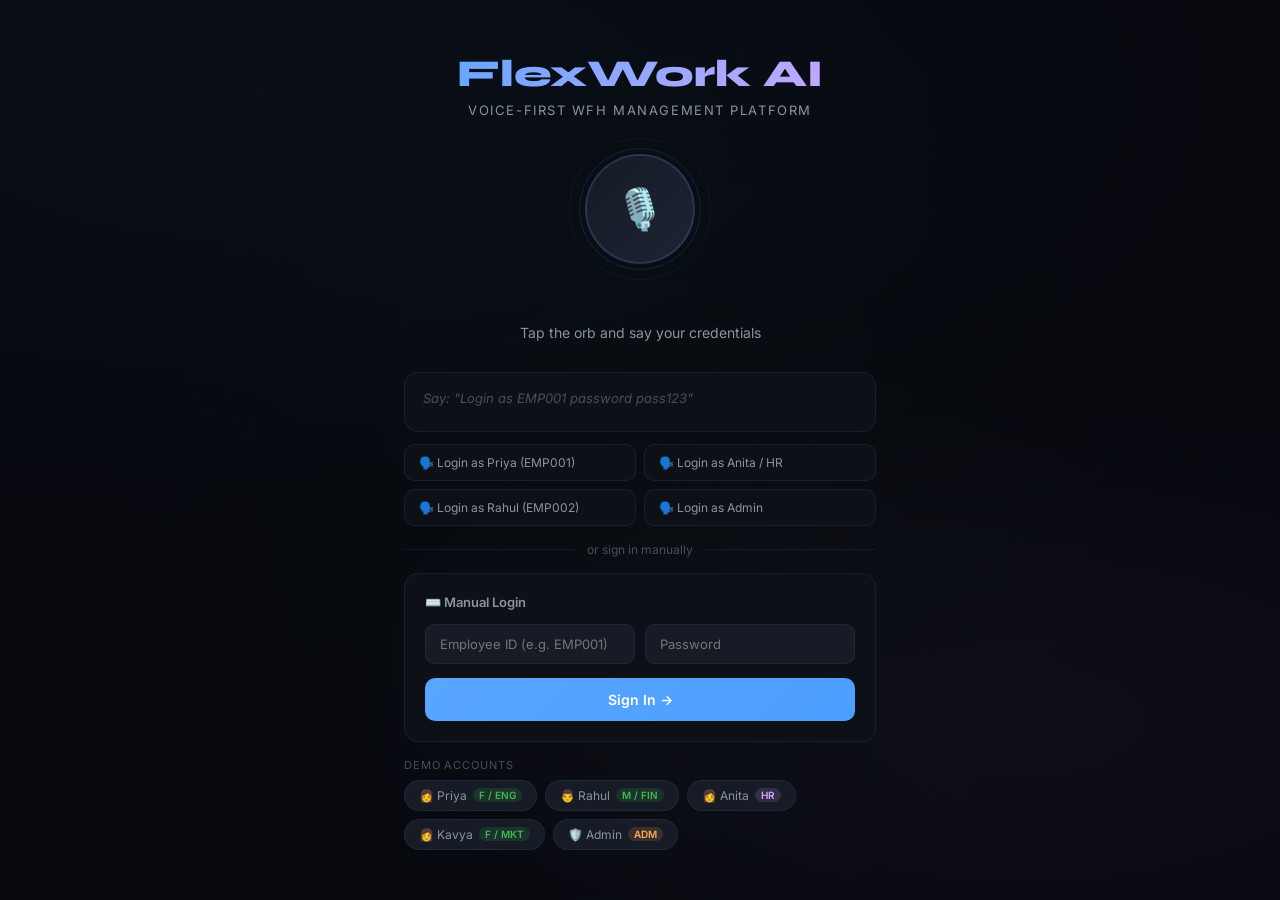
<file: flexwork-ai (1).html>
<!DOCTYPE html>
<html lang="en">
<head>
<meta charset="UTF-8">
<meta name="viewport" content="width=device-width, initial-scale=1.0">
<title>FlexWork AI — Voice-First WFH System</title>
<style>
@import url('https://fonts.googleapis.com/css2?family=Syne:wght@400;600;700;800&family=Inter:wght@300;400;500;600&family=JetBrains+Mono:wght@400;500&display=swap');
:root {
  --bg:#07090f;--s1:#0d1117;--s2:#161b25;--s3:#1c2333;
  --b:rgba(88,166,255,0.1);--b2:rgba(88,166,255,0.18);
  --a:#58a6ff;--a2:#f78166;--a3:#3fb950;--a4:#d2a8ff;--a5:#ffa657;
  --pink:#ff7eb6;--t:#e6edf3;--t2:#8b949e;--t3:#484f58;
  --glow:0 0 40px rgba(88,166,255,0.08);
  --ff:'Syne',sans-serif;--fb:'Inter',sans-serif;--fm:'JetBrains Mono',monospace;
}
*{margin:0;padding:0;box-sizing:border-box}
body{font-family:var(--fb);background:var(--bg);color:var(--t);min-height:100vh;overflow-x:hidden}
::selection{background:rgba(88,166,255,0.3)}

/* BG */
.bg-mesh{position:fixed;inset:0;z-index:0;pointer-events:none;
  background:radial-gradient(ellipse 80% 50% at 20% 10%,rgba(88,166,255,0.04),transparent),
             radial-gradient(ellipse 60% 40% at 80% 80%,rgba(210,168,255,0.04),transparent),
             radial-gradient(ellipse 40% 60% at 50% 50%,rgba(63,185,80,0.02),transparent)}
.scanline{position:fixed;inset:0;z-index:0;pointer-events:none;
  background:repeating-linear-gradient(0deg,transparent,transparent 2px,rgba(0,0,0,0.03) 2px,rgba(0,0,0,0.03) 4px)}

/* PAGES */
.page{display:none;min-height:100vh;position:relative;z-index:1}
.page.active{display:flex}

/* ═══ VOICE LOGIN PAGE ═══ */
#pg-login{flex-direction:column;align-items:center;justify-content:center;gap:0}
.login-wrap{width:100%;max-width:520px;padding:24px}

.voice-login-hero{text-align:center;margin-bottom:36px}
.brand{font-family:var(--ff);font-size:38px;font-weight:800;
  background:linear-gradient(135deg,var(--a),var(--a4));-webkit-background-clip:text;-webkit-text-fill-color:transparent;background-clip:text}
.brand-sub{color:var(--t2);font-size:13px;letter-spacing:0.12em;text-transform:uppercase;margin-top:6px}

/* BIG VOICE ORB */
.voice-orb-wrap{display:flex;flex-direction:column;align-items:center;margin:28px 0}
.v-orb{
  width:110px;height:110px;border-radius:50%;
  background:linear-gradient(135deg,var(--s2),var(--s3));
  border:2px solid var(--b2);
  display:flex;align-items:center;justify-content:center;
  cursor:pointer;position:relative;transition:all .3s;
  box-shadow:0 0 0 0 rgba(88,166,255,0);
}
.v-orb .orb-icon{font-size:40px;transition:all .3s;z-index:2;position:relative}
.v-orb::before{
  content:'';position:absolute;inset:-8px;border-radius:50%;
  border:1px solid rgba(88,166,255,0.15);animation:orbRing 3s linear infinite;
}
.v-orb::after{
  content:'';position:absolute;inset:-18px;border-radius:50%;
  border:1px solid rgba(88,166,255,0.07);animation:orbRing 3s linear infinite reverse;animation-delay:-1.5s;
}
@keyframes orbRing{from{transform:rotate(0deg)}to{transform:rotate(360deg)}}
.v-orb.listening{
  background:linear-gradient(135deg,#1a2a4a,#0d1f3c);
  border-color:var(--a);
  box-shadow:0 0 0 20px rgba(88,166,255,0.08),0 0 60px rgba(88,166,255,0.2);
  animation:listenPulse 1.2s ease-in-out infinite;
}
@keyframes listenPulse{0%,100%{box-shadow:0 0 0 0 rgba(88,166,255,0.3),0 0 40px rgba(88,166,255,0.1)}
  50%{box-shadow:0 0 0 24px rgba(88,166,255,0),0 0 80px rgba(88,166,255,0.25)}}
.v-orb.processing{animation:spin 1s linear infinite;border-color:var(--a4)}
@keyframes spin{to{transform:rotate(360deg)}}
.v-orb.speaking{border-color:var(--a3);animation:speakWave 0.6s ease-in-out infinite}
@keyframes speakWave{0%,100%{transform:scale(1)}50%{transform:scale(1.04)}}

/* WAVEFORM */
.waveform{display:flex;align-items:center;gap:3px;height:36px;margin:8px 0}
.wave-bar{
  width:4px;border-radius:99px;background:var(--a);opacity:0.3;
  animation:waveAnim 1s ease-in-out infinite;
  transform-origin:center;
}
.wave-bar.active{opacity:1}
@keyframes waveAnim{0%,100%{height:6px}50%{height:28px}}

.orb-status{font-size:14px;color:var(--t2);margin-top:8px;text-align:center;min-height:20px;transition:all .3s}

/* TRANSCRIPT BOX */
.transcript-box{
  background:var(--s1);border:1px solid var(--b);border-radius:14px;
  padding:16px 18px;min-height:60px;font-family:var(--fm);font-size:14px;
  color:var(--a);margin-bottom:12px;position:relative;transition:all .3s;
}
.transcript-box.has-text{border-color:var(--a);background:rgba(88,166,255,0.04)}
.transcript-placeholder{color:var(--t3);font-family:var(--fb);font-style:italic;font-size:13px}

.ai-reply{
  background:rgba(63,185,80,0.06);border:1px solid rgba(63,185,80,0.18);
  border-radius:14px;padding:14px 18px;font-size:14px;color:var(--a3);
  margin-bottom:16px;display:none;line-height:1.6;
}
.ai-reply.show{display:block;animation:fadeSlide .3s ease}
@keyframes fadeSlide{from{opacity:0;transform:translateY(6px)}to{opacity:1;transform:translateY(0)}}

/* QUICK COMMANDS */
.quick-grid{display:grid;grid-template-columns:1fr 1fr;gap:8px;margin-bottom:16px}
.qcmd{
  padding:10px 14px;background:var(--s1);border:1px solid var(--b);border-radius:10px;
  font-size:12px;color:var(--t2);cursor:pointer;transition:all .2s;text-align:left;
  display:flex;align-items:center;gap:8px;
}
.qcmd:hover{background:rgba(88,166,255,0.08);border-color:var(--a);color:var(--t)}

/* DIVIDER */
.divider{display:flex;align-items:center;gap:12px;margin:16px 0;color:var(--t3);font-size:12px}
.divider::before,.divider::after{content:'';flex:1;height:1px;background:var(--b)}

/* MANUAL LOGIN */
.manual-form{background:var(--s1);border:1px solid var(--b);border-radius:14px;padding:20px;margin-bottom:16px}
.mf-title{font-size:13px;font-weight:600;color:var(--t2);margin-bottom:14px;display:flex;align-items:center;gap:8px}
.mf-row{display:grid;grid-template-columns:1fr 1fr;gap:10px;margin-bottom:10px}
.mf-inp{width:100%;padding:11px 14px;background:var(--s2);border:1px solid var(--b);border-radius:10px;
  color:var(--t);font-family:var(--fb);font-size:13px;outline:none;transition:all .2s}
.mf-inp:focus{border-color:var(--a);background:rgba(88,166,255,0.05)}
.btn-login{width:100%;padding:13px;background:linear-gradient(135deg,var(--a),#4c9eff);border:none;border-radius:10px;
  color:#fff;font-family:var(--fb);font-size:14px;font-weight:600;cursor:pointer;transition:all .2s;margin-top:4px}
.btn-login:hover{transform:translateY(-1px);box-shadow:0 6px 20px rgba(88,166,255,0.3)}

/* DEMO PILLS */
.demo-pills{display:flex;flex-wrap:wrap;gap:8px}
.dpill{
  padding:7px 14px;background:var(--s2);border:1px solid var(--b);border-radius:20px;
  font-size:12px;color:var(--t2);cursor:pointer;transition:all .2s;display:flex;align-items:center;gap:6px;
}
.dpill:hover{border-color:var(--a);color:var(--a)}
.dpill-role{font-size:10px;padding:1px 6px;border-radius:20px;font-weight:600}
.r-emp{background:rgba(63,185,80,0.15);color:var(--a3)}
.r-hr{background:rgba(210,168,255,0.15);color:var(--a4)}
.r-adm{background:rgba(255,166,87,0.15);color:var(--a5)}

/* ═══ MAIN APP ═══ */
#pg-app{flex-direction:row}

/* SIDEBAR */
.sidebar{
  width:252px;min-height:100vh;background:var(--s1);
  border-right:1px solid var(--b);display:flex;flex-direction:column;
  padding:20px 0;position:sticky;top:0;height:100vh;overflow-y:auto;flex-shrink:0;
}
.sb-brand{display:flex;align-items:center;gap:10px;padding:0 18px 20px;border-bottom:1px solid var(--b);margin-bottom:16px}
.sb-logo{width:36px;height:36px;background:linear-gradient(135deg,var(--a),var(--a4));border-radius:10px;
  display:flex;align-items:center;justify-content:center;font-size:18px;flex-shrink:0}
.sb-title{font-family:var(--ff);font-size:18px;font-weight:700}

.sb-sec{padding:0 12px;margin-bottom:6px}
.sb-sec-lbl{font-size:10px;font-weight:600;color:var(--t3);text-transform:uppercase;letter-spacing:0.1em;padding:0 6px;margin-bottom:4px}
.nav{display:flex;align-items:center;gap:10px;padding:10px 12px;border-radius:10px;
  color:var(--t2);font-size:13px;font-weight:500;cursor:pointer;transition:all .18s;margin-bottom:1px}
.nav:hover{background:rgba(88,166,255,0.07);color:var(--t)}
.nav.on{background:rgba(88,166,255,0.12);color:var(--a);border:1px solid rgba(88,166,255,0.2)}
.nav .ni{width:20px;text-align:center;font-size:16px}
.nav .nb{margin-left:auto;font-size:10px;padding:2px 7px;background:var(--a);color:#fff;border-radius:20px;font-weight:700}

.sb-voice-mini{margin:auto 12px 0;border-top:1px solid var(--b);padding-top:16px}
.voice-mini-btn{
  width:100%;padding:12px;background:linear-gradient(135deg,rgba(88,166,255,0.1),rgba(210,168,255,0.06));
  border:1px solid var(--b2);border-radius:12px;color:var(--a);font-family:var(--fb);font-size:13px;
  font-weight:600;cursor:pointer;transition:all .2s;display:flex;align-items:center;gap:8px;justify-content:center;
}
.voice-mini-btn:hover{background:rgba(88,166,255,0.15);border-color:var(--a)}
.voice-mini-btn.on{background:rgba(247,129,102,0.1);border-color:var(--a2);color:var(--a2);animation:pulseBorder 1s ease-in-out infinite}
@keyframes pulseBorder{0%,100%{box-shadow:0 0 0 0 rgba(247,129,102,0.3)}50%{box-shadow:0 0 0 6px rgba(247,129,102,0)}}

.sb-user{padding:12px;background:var(--s2);border:1px solid var(--b);border-radius:12px;margin:10px 12px 0;
  display:flex;align-items:center;gap:10px}
.sb-avatar{width:36px;height:36px;border-radius:9px;background:linear-gradient(135deg,var(--a),var(--a4));
  display:flex;align-items:center;justify-content:center;font-weight:700;font-size:15px;color:#fff;flex-shrink:0}
.sb-uname{font-size:13px;font-weight:600;line-height:1.2}
.sb-urole{font-size:10px;color:var(--t3);text-transform:uppercase;letter-spacing:0.06em}
.sb-logout{margin-left:auto;background:none;border:none;color:var(--t3);cursor:pointer;font-size:16px;padding:4px;border-radius:6px;transition:color .2s}
.sb-logout:hover{color:var(--a2)}

/* MAIN */
.main{flex:1;padding:28px 32px;overflow-y:auto;height:100vh}
.ph{display:flex;align-items:flex-start;justify-content:space-between;margin-bottom:24px}
.pt{font-family:var(--ff);font-size:28px;font-weight:700}
.ps{color:var(--t2);font-size:13px;margin-top:3px}

/* SECTION */
.sec{display:none}.sec.on{display:block}

/* STATS */
.sgrid{display:grid;grid-template-columns:repeat(4,1fr);gap:14px;margin-bottom:22px}
.scard{
  background:var(--s1);border:1px solid var(--b);border-radius:14px;padding:20px;
  position:relative;overflow:hidden;transition:all .2s;
}
.scard::before{content:'';position:absolute;top:0;left:0;right:0;height:2px;background:var(--ca,var(--a))}
.scard:hover{border-color:var(--b2);transform:translateY(-2px)}
.sc-lbl{font-size:10px;font-weight:600;text-transform:uppercase;letter-spacing:0.08em;color:var(--t3);margin-bottom:10px}
.sc-val{font-family:var(--ff);font-size:34px;font-weight:700}
.sc-sub{font-size:12px;color:var(--t2);margin-top:3px}
.sc-icon{position:absolute;top:16px;right:16px;font-size:26px;opacity:0.12}

/* CARD */
.card{background:var(--s1);border:1px solid var(--b);border-radius:14px;padding:24px;margin-bottom:18px}
.ct{font-size:15px;font-weight:600;margin-bottom:18px;display:flex;align-items:center;gap:8px}

/* TABLE */
.tw{overflow-x:auto}
table{width:100%;border-collapse:collapse}
thead th{font-size:10px;font-weight:600;text-transform:uppercase;letter-spacing:.08em;color:var(--t3);
  padding:9px 14px;border-bottom:1px solid var(--b);text-align:left;background:rgba(255,255,255,.015)}
tbody td{padding:12px 14px;border-bottom:1px solid rgba(255,255,255,.04);font-size:13px}
tbody tr:hover{background:rgba(255,255,255,.02)}
tbody tr:last-child td{border-bottom:none}

/* BADGE */
.badge{display:inline-block;padding:2px 9px;border-radius:20px;font-size:11px;font-weight:600}
.ba{background:rgba(63,185,80,.15);color:var(--a3)}
.bp{background:rgba(255,166,87,.15);color:var(--a5)}
.br{background:rgba(247,129,102,.15);color:var(--a2)}
.bc{background:rgba(88,166,255,.15);color:var(--a)}
.bw{background:rgba(210,168,255,.15);color:var(--a4)}

/* FORM */
.fg{margin-bottom:16px}
.fg label{display:block;font-size:11px;font-weight:600;color:var(--t2);text-transform:uppercase;letter-spacing:.08em;margin-bottom:7px}
.fg input,.fg select,.fg textarea{
  width:100%;padding:12px 14px;background:var(--s2);border:1px solid var(--b);
  border-radius:10px;color:var(--t);font-family:var(--fb);font-size:13px;outline:none;transition:all .2s;
}
.fg input:focus,.fg select:focus,.fg textarea:focus{border-color:var(--a);background:rgba(88,166,255,.05)}
.fg select option{background:var(--s2)}
.fg textarea{resize:vertical}
.fgrid{display:grid;grid-template-columns:1fr 1fr;gap:14px}
.full{grid-column:1/-1}
.btn-row{display:flex;gap:10px;justify-content:flex-end;margin-top:16px}
.btn{padding:11px 22px;border-radius:9px;font-family:var(--fb);font-size:13px;font-weight:600;cursor:pointer;transition:all .2s;border:none}
.btn-g{background:linear-gradient(135deg,var(--a3),#2ea043);color:#0a1f0f;box-shadow:0 4px 14px rgba(63,185,80,.2)}
.btn-g:hover{transform:translateY(-1px);box-shadow:0 6px 20px rgba(63,185,80,.3)}
.btn-o{background:none;border:1px solid var(--b);color:var(--t2)}
.btn-o:hover{border-color:var(--a);color:var(--a)}
.btn-r{background:linear-gradient(135deg,var(--a2),#cf4e37);color:#fff}
.btn-p{background:linear-gradient(135deg,var(--a),#4c9eff);color:#fff;box-shadow:0 4px 14px rgba(88,166,255,.2)}

/* PROGRESS */
.pb{background:rgba(255,255,255,.06);border-radius:99px;height:6px;overflow:hidden;margin-top:6px}
.pf{height:100%;border-radius:99px;background:linear-gradient(90deg,var(--a),var(--a4));transition:width .5s}

/* POLICY CARDS */
.pgrid{display:grid;grid-template-columns:repeat(2,1fr);gap:14px}
.pcard{background:var(--s2);border:1px solid var(--b);border-radius:13px;padding:20px;
  position:relative;overflow:hidden;transition:all .2s}
.pcard::before{content:'';position:absolute;top:0;left:0;right:0;height:3px;background:var(--pc,var(--a))}
.pcard:hover{border-color:var(--b2);transform:translateY(-1px)}
.pn{font-size:14px;font-weight:600;margin-bottom:4px}
.pt2{font-size:11px;text-transform:uppercase;letter-spacing:.08em;color:var(--t3);margin-bottom:10px}
.pd{font-size:12px;color:var(--t2);line-height:1.6}
.pdays{font-family:var(--ff);font-size:28px;font-weight:700}

/* CHIPS */
.chips{display:flex;flex-wrap:wrap;gap:5px;margin-top:10px}
.chip{padding:3px 10px;border-radius:20px;font-size:11px;background:rgba(88,166,255,.08);color:var(--a);border:1px solid rgba(88,166,255,.15)}

/* MODAL */
.moverlay{display:none;position:fixed;inset:0;z-index:900;background:rgba(0,0,0,.75);
  backdrop-filter:blur(4px);align-items:center;justify-content:center}
.moverlay.open{display:flex}
.modal{background:var(--s1);border:1px solid var(--b);border-radius:18px;padding:32px;
  width:500px;max-width:95vw;max-height:85vh;overflow-y:auto;animation:fadeSlide .3s ease;
  box-shadow:0 40px 80px rgba(0,0,0,.6)}
.modal-title{font-family:var(--ff);font-size:20px;font-weight:700;margin-bottom:20px}

/* ═══ BIG VOICE PANEL (in app) ═══ */
.voice-panel-app{
  background:linear-gradient(135deg,var(--s1),var(--s2));
  border:1px solid var(--b2);border-radius:16px;padding:24px;margin-bottom:22px;
  position:relative;overflow:hidden;
}
.voice-panel-app::before{
  content:'';position:absolute;top:-60px;right:-60px;width:200px;height:200px;
  border-radius:50%;background:radial-gradient(circle,rgba(88,166,255,.08),transparent);
  pointer-events:none;
}

/* CONV BUBBLES */
.bubble{padding:12px 16px;border-radius:12px;margin-bottom:8px;font-size:13px;line-height:1.6;max-width:90%}
.bubble-user{background:rgba(88,166,255,.1);border:1px solid rgba(88,166,255,.15);color:var(--t);align-self:flex-end;margin-left:auto}
.bubble-ai{background:rgba(63,185,80,.07);border:1px solid rgba(63,185,80,.15);color:var(--a3)}
.bubble-sys{background:rgba(255,166,87,.07);border:1px solid rgba(255,166,87,.15);color:var(--a5);font-size:12px}
.conv-wrap{display:flex;flex-direction:column;max-height:320px;overflow-y:auto;gap:6px;padding:4px}

/* DB VIEWER */
.db-info-box{
  background:var(--s1);border:1px solid rgba(63,185,80,.2);border-radius:12px;
  padding:16px;font-family:var(--fm);font-size:12px;color:var(--a3);line-height:2;margin-bottom:18px;
}
.db-tabs{display:flex;gap:6px;flex-wrap:wrap;margin-bottom:16px}
.db-tab{padding:7px 16px;background:var(--s2);border:1px solid var(--b);border-radius:8px;
  font-size:12px;color:var(--t2);cursor:pointer;transition:all .2s;font-family:var(--fm)}
.db-tab.on{background:rgba(63,185,80,.1);border-color:var(--a3);color:var(--a3)}
.db-rec-count{font-size:11px;color:var(--t3);margin-bottom:10px;font-family:var(--fm)}
.db-sql{background:var(--s2);border:1px solid var(--b);border-radius:10px;padding:14px;
  font-family:var(--fm);font-size:12px;color:var(--a4);margin-bottom:14px;line-height:1.8}

/* TOAST */
#toast{
  position:fixed;bottom:24px;right:24px;z-index:999;
  padding:13px 20px;border-radius:12px;background:var(--s1);border:1px solid var(--b);
  box-shadow:0 8px 32px rgba(0,0,0,.5);font-size:13px;
  transform:translateY(80px);opacity:0;transition:all .3s cubic-bezier(.34,1.56,.64,1);
  display:flex;align-items:center;gap:10px;max-width:360px;
}
#toast.show{transform:translateY(0);opacity:1}

/* WELCOME */
.wbanner{
  background:linear-gradient(135deg,rgba(14,30,57,.8),rgba(22,27,37,.8));
  border:1px solid rgba(88,166,255,.15);border-radius:14px;padding:22px 26px;margin-bottom:20px;
  display:flex;align-items:center;justify-content:space-between;overflow:hidden;position:relative;
}
.wbanner::after{content:'🏠';position:absolute;right:100px;top:50%;transform:translateY(-50%);font-size:70px;opacity:.05}

/* BAL ITEM */
.bi{display:flex;justify-content:space-between;align-items:center;padding:10px 0;border-bottom:1px solid var(--b)}
.bi:last-child{border-bottom:none}
.bi-l{font-size:13px}
.bi-r{font-family:var(--fm);font-size:13px;color:var(--a3)}
.bi-r.low{color:var(--a2)}

/* scrollbar */
::-webkit-scrollbar{width:5px;height:5px}
::-webkit-scrollbar-track{background:transparent}
::-webkit-scrollbar-thumb{background:rgba(88,166,255,.15);border-radius:99px}
::-webkit-scrollbar-thumb:hover{background:rgba(88,166,255,.3)}

/* Responsive */
@media(max-width:900px){.sgrid{grid-template-columns:repeat(2,1fr)}.pgrid{grid-template-columns:1fr}.fgrid{grid-template-columns:1fr}}
</style>
</head>
<body>
<div class="bg-mesh"></div>
<div class="scanline"></div>

<!-- ══════════════ LOGIN ══════════════ -->
<div id="pg-login" class="page active">
  <div class="login-wrap">
    <div class="voice-login-hero">
      <div class="brand">FlexWork AI</div>
      <div class="brand-sub">Voice-First WFH Management Platform</div>
    </div>

    <!-- BIG ORB -->
    <div class="voice-orb-wrap">
      <div class="v-orb" id="loginOrb" onclick="toggleLoginVoice()">
        <span class="orb-icon" id="loginOrbIcon">🎙️</span>
      </div>
      <div class="waveform" id="loginWave">
        <div class="wave-bar" style="animation-delay:0s"></div>
        <div class="wave-bar" style="animation-delay:.1s"></div>
        <div class="wave-bar" style="animation-delay:.2s"></div>
        <div class="wave-bar" style="animation-delay:.3s"></div>
        <div class="wave-bar" style="animation-delay:.4s"></div>
        <div class="wave-bar" style="animation-delay:.3s"></div>
        <div class="wave-bar" style="animation-delay:.2s"></div>
        <div class="wave-bar" style="animation-delay:.1s"></div>
      </div>
      <div class="orb-status" id="loginOrbStatus">Tap the orb and say your credentials</div>
    </div>

    <div class="transcript-box" id="loginTranscript">
      <span class="transcript-placeholder">Say: "Login as EMP001 password pass123"</span>
    </div>
    <div class="ai-reply" id="loginReply"></div>

    <div class="quick-grid">
      <div class="qcmd" onclick="voiceLogin('EMP001','pass123')">🗣️ Login as Priya (EMP001)</div>
      <div class="qcmd" onclick="voiceLogin('EMP003','pass123')">🗣️ Login as Anita / HR</div>
      <div class="qcmd" onclick="voiceLogin('EMP002','pass123')">🗣️ Login as Rahul (EMP002)</div>
      <div class="qcmd" onclick="voiceLogin('ADM001','admin123')">🗣️ Login as Admin</div>
    </div>

    <div class="divider">or sign in manually</div>

    <div class="manual-form">
      <div class="mf-title">⌨️ Manual Login</div>
      <div class="mf-row">
        <input class="mf-inp" id="lid" placeholder="Employee ID (e.g. EMP001)" autocomplete="off">
        <input class="mf-inp" id="lpw" type="password" placeholder="Password">
      </div>
      <button class="btn-login" onclick="doManualLogin()">Sign In →</button>
    </div>

    <div style="margin-bottom:8px;font-size:11px;color:var(--t3);text-transform:uppercase;letter-spacing:.08em">Demo accounts</div>
    <div class="demo-pills">
      <div class="dpill" onclick="quickFill('EMP001','pass123')">👩 Priya <span class="dpill-role r-emp">F / ENG</span></div>
      <div class="dpill" onclick="quickFill('EMP002','pass123')">👨 Rahul <span class="dpill-role r-emp">M / FIN</span></div>
      <div class="dpill" onclick="quickFill('EMP003','pass123')">👩 Anita <span class="dpill-role r-hr">HR</span></div>
      <div class="dpill" onclick="quickFill('EMP004','pass123')">👩 Kavya <span class="dpill-role r-emp">F / MKT</span></div>
      <div class="dpill" onclick="quickFill('ADM001','admin123')">🛡️ Admin <span class="dpill-role r-adm">ADM</span></div>
    </div>
  </div>
</div>

<!-- ══════════════ MAIN APP ══════════════ -->
<div id="pg-app" class="page">
  <!-- SIDEBAR -->
  <div class="sidebar">
    <div class="sb-brand">
      <div class="sb-logo">🏠</div>
      <div class="sb-title">FlexWork</div>
    </div>

    <div class="sb-sec">
      <div class="sb-sec-lbl">Main</div>
      <div class="nav on" onclick="goSec('dashboard')"><span class="ni">📊</span> Dashboard</div>
      <div class="nav" onclick="goSec('voice')"><span class="ni">🎙️</span> Voice Assistant <span class="nb">AI</span></div>
      <div class="nav" onclick="goSec('apply')"><span class="ni">📝</span> Apply Leave / WFH</div>
      <div class="nav" onclick="goSec('myleaves')"><span class="ni">📅</span> My History</div>
    </div>

    <div class="sb-sec" id="hrNav" style="display:none">
      <div class="sb-sec-lbl">HR / Admin</div>
      <div class="nav" onclick="goSec('approvals')"><span class="ni">✅</span> Approvals <span class="nb" id="pendBadge">0</span></div>
      <div class="nav" onclick="goSec('employees')"><span class="ni">👥</span> Employees</div>
      <div class="nav" onclick="goSec('policies')"><span class="ni">📋</span> Policies</div>
      <div class="nav" onclick="goSec('reports')"><span class="ni">📈</span> Reports</div>
    </div>

    <div class="sb-sec">
      <div class="sb-sec-lbl">System</div>
      <div class="nav" onclick="goSec('db')"><span class="ni">🗄️</span> Live Database</div>
    </div>

    <div class="sb-voice-mini">
      <button class="voice-mini-btn" id="miniVoiceBtn" onclick="toggleAppVoice()">
        <span id="miniVoiceIcon">🎙️</span> <span id="miniVoiceText">Voice Command</span>
      </button>
      <div style="margin-top:8px;font-size:11px;color:var(--t3);text-align:center" id="miniStatus">Say anything to control the app</div>
    </div>

    <div style="margin-top:10px;padding:0 12px">
      <div class="sb-user">
        <div class="sb-avatar" id="sbAvatar">U</div>
        <div>
          <div class="sb-uname" id="sbName">—</div>
          <div class="sb-urole" id="sbRole">—</div>
        </div>
        <button class="sb-logout" onclick="logout()" title="Logout">⇥</button>
      </div>
    </div>
  </div>

  <!-- MAIN CONTENT -->
  <div class="main">

    <!-- VOICE INDICATOR BAR (top) -->
    <div id="voiceBar" style="display:none;background:rgba(88,166,255,.08);border:1px solid rgba(88,166,255,.2);border-radius:10px;padding:12px 18px;margin-bottom:18px;display:none;align-items:center;gap:12px">
      <div style="font-size:20px" id="vbarIcon">🎙️</div>
      <div style="flex:1">
        <div style="font-size:12px;color:var(--a);font-weight:600" id="vbarStatus">Listening...</div>
        <div style="font-size:13px;color:var(--t);margin-top:2px;font-family:var(--fm)" id="vbarText">—</div>
      </div>
      <div style="font-size:11px;color:var(--t2)" id="vbarReply"></div>
    </div>

    <!-- DASHBOARD -->
    <div class="sec on" id="sec-dashboard">
      <div class="wbanner">
        <div>
          <div style="font-family:var(--ff);font-size:22px;font-weight:700" id="wMsg">Good Day! 👋</div>
          <div style="color:var(--t2);font-size:13px;margin-top:3px" id="wSub">Loading your summary...</div>
        </div>
        <button class="btn btn-p" onclick="goSec('apply')">+ Apply WFH</button>
      </div>
      <div class="sgrid" id="sgrid"></div>
      <div style="display:grid;grid-template-columns:1.4fr 1fr;gap:18px">
        <div class="card">
          <div class="ct">📋 Recent Applications</div>
          <div class="tw"><table><thead><tr><th>Date</th><th>Type</th><th>Status</th><th>Days</th></tr></thead><tbody id="recentTbl"></tbody></table></div>
        </div>
        <div class="card">
          <div class="ct">💰 Leave Balance</div>
          <div id="balPanel"></div>
        </div>
      </div>
    </div>

    <!-- VOICE SECTION -->
    <div class="sec" id="sec-voice">
      <div class="ph"><div><div class="pt">🎙️ Voice Assistant</div><div class="ps">Full voice control — login, apply, approve, check balance, navigate</div></div></div>

      <div class="voice-panel-app">
        <div style="display:flex;align-items:center;gap:16px;margin-bottom:18px">
          <div class="v-orb" id="appOrb" onclick="toggleAppVoice()" style="width:72px;height:72px">
            <span class="orb-icon" style="font-size:28px" id="appOrbIcon">🎙️</span>
          </div>
          <div>
            <div style="font-family:var(--ff);font-size:18px;font-weight:700">AI Voice Assistant</div>
            <div style="color:var(--t2);font-size:12px;margin-top:3px" id="appVoiceStatus">Click orb to activate — say anything!</div>
            <div class="waveform" id="appWave" style="height:24px;margin-top:6px">
              <div class="wave-bar" style="animation-delay:0s"></div>
              <div class="wave-bar" style="animation-delay:.1s"></div>
              <div class="wave-bar" style="animation-delay:.2s"></div>
              <div class="wave-bar" style="animation-delay:.15s"></div>
              <div class="wave-bar" style="animation-delay:.05s"></div>
            </div>
          </div>
        </div>

        <div class="transcript-box" id="appTranscript" style="margin-bottom:10px">
          <span class="transcript-placeholder">Speak or type your command...</span>
        </div>
        <div class="ai-reply" id="appReply"></div>

        <div style="display:flex;gap:8px;flex-wrap:wrap;margin-bottom:12px">
          <input id="txtCmd" placeholder="Type command here..." style="flex:1;padding:10px 14px;background:var(--s2);border:1px solid var(--b);border-radius:9px;color:var(--t);font-family:var(--fb);font-size:13px;outline:none;min-width:200px" onkeydown="if(event.key==='Enter')runTextCmd()">
          <button class="btn btn-p" onclick="runTextCmd()">Send ▶</button>
          <button class="btn btn-o" onclick="clearConv()">Clear</button>
        </div>

        <div style="margin-bottom:8px;font-size:11px;color:var(--t3);text-transform:uppercase;letter-spacing:.08em">Quick commands</div>
        <div style="display:flex;flex-wrap:wrap;gap:7px">
          <div class="chip" style="cursor:pointer" onclick="processAppCmd('apply wfh for today')">🏠 WFH Today</div>
          <div class="chip" style="cursor:pointer" onclick="processAppCmd('apply wfh for tomorrow')">📅 WFH Tomorrow</div>
          <div class="chip" style="cursor:pointer" onclick="processAppCmd('apply sick leave for today')">🤒 Sick Leave</div>
          <div class="chip" style="cursor:pointer" onclick="processAppCmd('check my wfh balance')">💰 WFH Balance</div>
          <div class="chip" style="cursor:pointer" onclick="processAppCmd('check all my leave balance')">📊 All Balance</div>
          <div class="chip" style="cursor:pointer" onclick="processAppCmd('show my leave history')">📋 My History</div>
          <div class="chip" style="cursor:pointer" onclick="processAppCmd('apply maternity leave')">🤱 Maternity</div>
          <div class="chip" style="cursor:pointer" onclick="processAppCmd('apply childcare leave')">👶 Childcare</div>
          <div class="chip" style="cursor:pointer" onclick="processAppCmd('go to approvals')">✅ Approvals</div>
          <div class="chip" style="cursor:pointer" onclick="processAppCmd('show policies')">📋 Policies</div>
          <div class="chip" style="cursor:pointer" onclick="processAppCmd('open database')">🗄️ Database</div>
          <div class="chip" style="cursor:pointer" onclick="processAppCmd('logout')">⇥ Logout</div>
        </div>
      </div>

      <div class="card">
        <div class="ct">💬 Conversation History</div>
        <div class="conv-wrap" id="convWrap">
          <div class="bubble bubble-sys">👋 Hi! I'm your FlexWork AI. I can apply leaves, navigate pages, check balances, approve requests — all by voice. Try saying "Apply WFH for tomorrow"!</div>
        </div>
      </div>

      <div class="card">
        <div class="ct">🗣️ What I Can Do — Voice Commands Guide</div>
        <div style="display:grid;grid-template-columns:repeat(3,1fr);gap:12px">
          <div style="background:var(--s2);border-radius:10px;padding:14px">
            <div style="font-size:12px;font-weight:600;color:var(--a);margin-bottom:8px">🏠 WFH Commands</div>
            <div style="font-size:11px;color:var(--t2);line-height:2">"Apply WFH for today"<br>"Apply WFH for tomorrow"<br>"Apply WFH for Monday"<br>"WFH for next 3 days"</div>
          </div>
          <div style="background:var(--s2);border-radius:10px;padding:14px">
            <div style="font-size:12px;font-weight:600;color:var(--a4);margin-bottom:8px">📋 Leave Commands</div>
            <div style="font-size:11px;color:var(--t2);line-height:2">"Apply sick leave today"<br>"Apply casual leave tomorrow"<br>"Apply maternity leave"<br>"Apply childcare leave"</div>
          </div>
          <div style="background:var(--s2);border-radius:10px;padding:14px">
            <div style="font-size:12px;font-weight:600;color:var(--a3);margin-bottom:8px">📊 Info Commands</div>
            <div style="font-size:11px;color:var(--t2);line-height:2">"Check WFH balance"<br>"Show my history"<br>"How many days left?"<br>"Show all balances"</div>
          </div>
          <div style="background:var(--s2);border-radius:10px;padding:14px">
            <div style="font-size:12px;font-weight:600;color:var(--a5);margin-bottom:8px">🧭 Navigation</div>
            <div style="font-size:11px;color:var(--t2);line-height:2">"Go to dashboard"<br>"Open approvals"<br>"Show employees"<br>"Open database"</div>
          </div>
          <div style="background:var(--s2);border-radius:10px;padding:14px">
            <div style="font-size:12px;font-weight:600;color:var(--pink);margin-bottom:8px">✅ HR Commands</div>
            <div style="font-size:11px;color:var(--t2);line-height:2">"Show pending approvals"<br>"Approve all pending"<br>"Reject application 3"<br>"Show reports"</div>
          </div>
          <div style="background:var(--s2);border-radius:10px;padding:14px">
            <div style="font-size:12px;font-weight:600;color:var(--a2);margin-bottom:8px">🔐 Auth + Other</div>
            <div style="font-size:11px;color:var(--t2);line-height:2">"Logout"<br>"Who am I?"<br>"What's today's date?"<br>"Show policies"</div>
          </div>
        </div>
      </div>
    </div>

    <!-- APPLY -->
    <div class="sec" id="sec-apply">
      <div class="ph"><div><div class="pt">📝 Apply Leave / WFH</div><div class="ps">Submit your request — or just say it!</div></div></div>
      <div style="display:grid;grid-template-columns:1.3fr 1fr;gap:18px">
        <div class="card">
          <div class="ct">New Application</div>
          <div class="fg"><label>Type</label>
            <select id="aType" onchange="onTypeChange()">
              <option value="wfh">🏠 Work From Home (WFH)</option>
              <option value="casual">🌴 Casual Leave</option>
              <option value="sick">🤒 Sick Leave</option>
              <option value="maternity">🤱 Maternity Leave</option>
              <option value="paternity">👨‍👶 Paternity Leave</option>
              <option value="childcare">👶 Child Care Leave</option>
              <option value="womenhealth">♀️ Women's Health Leave</option>
              <option value="earned">💼 Earned Leave</option>
            </select>
          </div>
          <div class="fgrid">
            <div class="fg"><label>From Date</label><input type="date" id="aFrom"></div>
            <div class="fg"><label>To Date</label><input type="date" id="aTo"></div>
            <div class="fg full"><label>Reason</label><textarea id="aReason" rows="3" placeholder="Brief reason..."></textarea></div>
          </div>
          <div id="policyNote2" style="background:rgba(88,166,255,.06);border:1px solid rgba(88,166,255,.15);border-radius:9px;padding:12px;font-size:12px;color:var(--a);margin-bottom:14px;display:none"></div>
          <div class="btn-row">
            <button class="btn btn-o" onclick="clearForm()">Clear</button>
            <button class="btn btn-g" onclick="submitApp()">Submit Application ✓</button>
          </div>
        </div>
        <div>
          <div class="card" style="margin-bottom:14px">
            <div class="ct">💰 Your Balance</div>
            <div id="applyBal"></div>
          </div>
          <div class="card">
            <div class="ct">📌 Policy Note</div>
            <div id="applyPolicyNote" style="font-size:12px;color:var(--t2);line-height:1.8">Select leave type to see applicable policy.</div>
          </div>
        </div>
      </div>
    </div>

    <!-- MY LEAVES -->
    <div class="sec" id="sec-myleaves">
      <div class="ph"><div><div class="pt">📅 My Applications</div><div class="ps">Complete leave and WFH history</div></div></div>
      <div class="card">
        <div style="display:flex;gap:8px;margin-bottom:16px;flex-wrap:wrap">
          <div class="db-tab on" onclick="filterMy('all',this)">All</div>
          <div class="db-tab" onclick="filterMy('wfh',this)">WFH Only</div>
          <div class="db-tab" onclick="filterMy('leave',this)">Leaves</div>
          <div class="db-tab" onclick="filterMy('pending',this)">Pending</div>
          <div class="db-tab" onclick="filterMy('approved',this)">Approved</div>
        </div>
        <div class="tw"><table><thead><tr><th>#ID</th><th>Type</th><th>From</th><th>To</th><th>Days</th><th>Status</th><th>Applied</th><th>Reason</th></tr></thead><tbody id="myTbl"></tbody></table></div>
      </div>
    </div>

    <!-- APPROVALS -->
    <div class="sec" id="sec-approvals">
      <div class="ph"><div><div class="pt">✅ Approvals</div><div class="ps">Review pending employee requests</div></div>
        <button class="btn btn-g" onclick="processAppCmd('approve all pending')">✓ Approve All</button>
      </div>
      <div class="card">
        <div class="tw"><table><thead><tr><th>#ID</th><th>Employee</th><th>Type</th><th>Dates</th><th>Days</th><th>Status</th><th>Action</th></tr></thead><tbody id="apprTbl"></tbody></table></div>
      </div>
    </div>

    <!-- EMPLOYEES -->
    <div class="sec" id="sec-employees">
      <div class="ph"><div><div class="pt">👥 Employees</div></div>
        <button class="btn btn-g" onclick="openAddEmp()">+ Add Employee</button>
      </div>
      <div class="card">
        <div class="tw"><table><thead><tr><th>ID</th><th>Name</th><th>Dept</th><th>Gender</th><th>Role</th><th>WFH Used</th><th>WFH Left</th><th>Status</th></tr></thead><tbody id="empTbl"></tbody></table></div>
      </div>
    </div>

    <!-- POLICIES -->
    <div class="sec" id="sec-policies">
      <div class="ph"><div><div class="pt">📋 Policies</div><div class="ps">Leave & WFH entitlements</div></div></div>
      <div class="pgrid" id="polGrid"></div>
    </div>

    <!-- REPORTS -->
    <div class="sec" id="sec-reports">
      <div class="ph"><div><div class="pt">📈 Reports</div></div></div>
      <div class="sgrid" id="repStats"></div>
      <div style="display:grid;grid-template-columns:1fr 1fr;gap:16px">
        <div class="card"><div class="ct">🏠 WFH by Department</div><div id="deptChart"></div></div>
        <div class="card"><div class="ct">📊 Leave Types</div><div id="typeChart"></div></div>
      </div>
      <div class="card"><div class="ct">All Applications</div><div class="tw"><table><thead><tr><th>ID</th><th>Employee</th><th>Dept</th><th>Type</th><th>From</th><th>To</th><th>Days</th><th>Status</th></tr></thead><tbody id="repTbl"></tbody></table></div></div>
    </div>

    <!-- DATABASE -->
    <div class="sec" id="sec-db">
      <div class="ph"><div><div class="pt">🗄️ Live Database</div><div class="ps">All data stored in IndexedDB (browser-native persistent storage)</div></div>
        <button class="btn btn-o" onclick="refreshDb()">↻ Refresh</button>
      </div>

      <div class="db-info-box">
        📁 <strong>Database Name:</strong> FlexWorkDB &nbsp;|&nbsp;
        🏷️ <strong>Type:</strong> IndexedDB (Browser SQLite Equivalent)<br>
        🗂️ <strong>Tables:</strong> employees · applications · leave_balances · policies · audit_log<br>
        💾 <strong>Persistence:</strong> Survives page refresh — data stored in browser permanently<br>
        🌐 <strong>SQLite Equivalent Path:</strong> <code>./data/flexwork.db</code> &nbsp;|&nbsp;
        <strong>Version:</strong> 1.0 &nbsp;|&nbsp; <strong>Status:</strong> <span style="color:var(--a3)">● Connected</span>
      </div>

      <div class="db-sql" id="dbSqlPreview">-- SELECT * FROM employees; &nbsp; -- Click a table tab below to view its data</div>

      <div class="db-tabs" id="dbTabs">
        <div class="db-tab on" onclick="showDbTbl('employees',this)">📋 employees</div>
        <div class="db-tab" onclick="showDbTbl('applications',this)">📋 applications</div>
        <div class="db-tab" onclick="showDbTbl('leave_balances',this)">📋 leave_balances</div>
        <div class="db-tab" onclick="showDbTbl('policies',this)">📋 policies</div>
        <div class="db-tab" onclick="showDbTbl('audit_log',this)">📋 audit_log</div>
      </div>

      <div class="db-rec-count" id="dbRecCount"></div>
      <div class="card" id="dbTableView" style="padding:0;overflow:auto;max-height:500px"></div>
    </div>

  </div><!-- /main -->
</div><!-- /pg-app -->

<!-- MODALS -->
<div class="moverlay" id="apprModal">
  <div class="modal">
    <div class="modal-title" id="apprModalTitle">Review Application</div>
    <div id="apprModalBody"></div>
    <div class="btn-row">
      <button class="btn btn-o" onclick="closeModal('apprModal')">Cancel</button>
      <button class="btn btn-r" onclick="doAction('rejected')">✕ Reject</button>
      <button class="btn btn-g" onclick="doAction('approved')">✓ Approve</button>
    </div>
  </div>
</div>

<div class="moverlay" id="addEmpModal">
  <div class="modal">
    <div class="modal-title">➕ Add Employee</div>
    <div class="fgrid">
      <div class="fg"><label>ID</label><input id="nId" placeholder="EMP010"></div>
      <div class="fg"><label>Name</label><input id="nName" placeholder="Full Name"></div>
      <div class="fg"><label>Department</label><select id="nDept"><option>Engineering</option><option>HR</option><option>Finance</option><option>Marketing</option><option>Operations</option><option>Legal</option></select></div>
      <div class="fg"><label>Gender</label><select id="nGen"><option value="F">Female</option><option value="M">Male</option><option value="O">Other</option></select></div>
      <div class="fg"><label>Designation</label><input id="nDes" placeholder="Software Engineer"></div>
      <div class="fg"><label>Join Date</label><input type="date" id="nJoin"></div>
      <div class="fg"><label>Email</label><input id="nEmail" placeholder="emp@company.com"></div>
      <div class="fg"><label>Password</label><input type="password" id="nPass" placeholder="Set password"></div>
    </div>
    <div class="btn-row">
      <button class="btn btn-o" onclick="closeModal('addEmpModal')">Cancel</button>
      <button class="btn btn-g" onclick="addEmp()">Add Employee ✓</button>
    </div>
  </div>
</div>

<div id="toast"><span id="tIcon"></span><span id="tMsg"></span></div>

<script>
// ═══════════════════════════════════════════════
//  FLEXWORK AI — COMPLETE ENGINE
// ═══════════════════════════════════════════════

const DB = 'FlexWorkDB', DBV = 1;
let db, cu = null, curAppId = null;
let loginRec = null, appRec = null;
let loginListening = false, appListening = false;

// ── INDEXEDDB ──
function idb(){return new Promise((res,rej)=>{
  const r=indexedDB.open(DB,DBV);
  r.onupgradeneeded=e=>{
    const d=e.target.result;
    ['employees','applications','leave_balances','policies','audit_log'].forEach(s=>{
      if(!d.objectStoreNames.contains(s)){
        if(s==='applications'||s==='audit_log') d.createObjectStore(s,{keyPath:'id',autoIncrement:true});
        else d.createObjectStore(s,{keyPath:'id'});
      }
    });
  };
  r.onsuccess=e=>{db=e.target.result;res()};
  r.onerror=e=>rej(e);
})}

const get=(s,k)=>new Promise((r,j)=>{const t=db.transaction(s,'readonly');const q=t.objectStore(s).get(k);q.onsuccess=()=>r(q.result);q.onerror=()=>j()});
const getAll=(s,idx,v)=>new Promise((r,j)=>{const t=db.transaction(s,'readonly');const os=t.objectStore(s);const q=idx?os.index(idx).getAll(v):os.getAll();q.onsuccess=()=>r(q.result);q.onerror=()=>j()});
const put=(s,o)=>new Promise((r,j)=>{const t=db.transaction(s,'readwrite');const q=t.objectStore(s).put(o);q.onsuccess=()=>r(q.result);q.onerror=()=>j()});
const del=(s,k)=>new Promise((r,j)=>{const t=db.transaction(s,'readwrite');const q=t.objectStore(s).delete(k);q.onsuccess=()=>r(q.result);q.onerror=()=>j()});

// ── SEED ──
async function seed(){
  const ex=await getAll('employees');if(ex.length)return;
  const emps=[
    {id:'EMP001',name:'Priya Sharma',dept:'Engineering',designation:'Senior Software Engineer',gender:'F',email:'priya@flexwork.com',password:'pass123',role:'employee',joinDate:'2020-03-15',status:'active',wfhTotal:16,wfhUsed:3},
    {id:'EMP002',name:'Rahul Kumar',dept:'Finance',designation:'Financial Analyst',gender:'M',email:'rahul@flexwork.com',password:'pass123',role:'employee',joinDate:'2019-07-01',status:'active',wfhTotal:8,wfhUsed:2},
    {id:'EMP003',name:'Anita Desai',dept:'HR',designation:'HR Manager',gender:'F',email:'anita@flexwork.com',password:'pass123',role:'hr',joinDate:'2018-01-10',status:'active',wfhTotal:16,wfhUsed:5},
    {id:'EMP004',name:'Kavya Nair',dept:'Marketing',designation:'Marketing Lead',gender:'F',email:'kavya@flexwork.com',password:'pass123',role:'employee',joinDate:'2021-05-20',status:'active',wfhTotal:16,wfhUsed:4},
    {id:'EMP005',name:'Deepa Menon',dept:'Engineering',designation:'QA Engineer',gender:'F',email:'deepa@flexwork.com',password:'pass123',role:'employee',joinDate:'2022-02-14',status:'active',wfhTotal:16,wfhUsed:1},
    {id:'EMP006',name:'Arjun Mehta',dept:'Operations',designation:'Operations Manager',gender:'M',email:'arjun@flexwork.com',password:'pass123',role:'employee',joinDate:'2017-11-03',status:'active',wfhTotal:8,wfhUsed:2},
    {id:'EMP007',name:'Sunita Rao',dept:'Legal',designation:'Legal Counsel',gender:'F',email:'sunita@flexwork.com',password:'pass123',role:'employee',joinDate:'2019-09-15',status:'active',wfhTotal:16,wfhUsed:8},
    {id:'EMP008',name:'Meena Pillai',dept:'Engineering',designation:'DevOps Engineer',gender:'F',email:'meena@flexwork.com',password:'pass123',role:'employee',joinDate:'2021-08-01',status:'active',wfhTotal:16,wfhUsed:0},
    {id:'ADM001',name:'Admin User',dept:'Admin',designation:'System Administrator',gender:'M',email:'admin@flexwork.com',password:'admin123',role:'admin',joinDate:'2015-01-01',status:'active',wfhTotal:0,wfhUsed:0}
  ];
  for(const e of emps) await put('employees',e);

  const pols=[
    {id:'WFH_F',name:"Women's Flexibility WFH",type:'WFH',applicableTo:'F',days:16,unit:'month',description:'Female employees get 16 WFH days/month to support work-life balance and wellbeing.',conditions:['No approval for first 8 days','Inform manager by 9 AM','All deliverables must be met'],color:'#ff7eb6'},
    {id:'WFH_M',name:'Standard WFH Policy',type:'WFH',applicableTo:'M',days:8,unit:'month',description:'Male employees get 8 WFH days/month subject to manager approval.',conditions:['24hr advance notice preferred','Deliverables must be met','VPN mandatory'],color:'#58a6ff'},
    {id:'WFH_ENG',name:'Engineering WFH Enhanced',type:'WFH',applicableTo:'Engineering',days:12,unit:'month',description:'Engineering team gets 12 days WFH/month due to nature of work.',conditions:['Sprint commitments mandatory','Code review participation','VPN + secure connection'],color:'#4c9eff'},
    {id:'MAT',name:'Maternity Leave',type:'Maternity',applicableTo:'F',days:180,unit:'total',description:'26 weeks (180 days) fully paid maternity leave. Can begin 8 weeks before due date.',conditions:['Min 80 days employment','Medical certificate required','Can extend 4 weeks unpaid'],color:'#ff7eb6'},
    {id:'PAT',name:'Paternity Leave',type:'Paternity',applicableTo:'M',days:15,unit:'total',description:'15 days paid paternity leave within 6 months of childbirth.',conditions:['Birth certificate required','Can be split into 2 periods','Apply 2 weeks in advance'],color:'#3fb950'},
    {id:'CCL',name:'Child Care Leave',type:'Childcare',applicableTo:'F',days:730,unit:'lifetime',description:'2 years total child care leave (lifetime) for children under 18.',conditions:['Children up to 18 years','Max 3 months per stretch','Any child-related need'],color:'#d2a8ff'},
    {id:'WHL',name:"Women's Health Leave",type:'Health',applicableTo:'F',days:12,unit:'year',description:'Confidential health leave for women including menstrual health, annual checkups.',conditions:['Self-cert for 2 days','Doctor note for 3+ days','Fully confidential'],color:'#f78166'},
    {id:'SL',name:'Sick Leave',type:'Sick',applicableTo:'all',days:12,unit:'year',description:'12 days sick leave per year. Medical cert needed for 3+ consecutive days.',conditions:['Inform supervisor by 9 AM','Doctor cert for 3+ days','Cannot carry forward'],color:'#ffa657'},
    {id:'CL',name:'Casual Leave',type:'Casual',applicableTo:'all',days:15,unit:'year',description:'15 days casual leave for personal needs. Prior approval preferred.',conditions:['1 day advance notice','Max 3 consecutive days','5 days carry forward'],color:'#3fb950'},
    {id:'EL',name:'Earned Leave',type:'Earned',applicableTo:'all',days:21,unit:'year',description:'21 days earned leave per year. Can be encashed or carried forward.',conditions:['1 month advance notice','Accumulate up to 60 days','Encashment at year-end'],color:'#58a6ff'},
    {id:'PNL',name:'Prenatal Care Leave',type:'Prenatal',applicableTo:'F',days:8,unit:'pregnancy',description:'Special leave for prenatal appointments during pregnancy.',conditions:['Appointment proof required','Half-day option available','Separate from maternity'],color:'#ff7eb6'},
    {id:'SPM',name:'Single Parent WFH+',type:'WFH',applicableTo:'F',days:20,unit:'month',description:'Single mothers with children under 12 get 20 WFH days/month.',conditions:['One-time HR declaration','Reviewed annually','Priority project exception'],color:'#d2a8ff'},
  ];
  for(const p of pols) await put('policies',p);

  // Balances
  const balMap={wfh:0,casual:15,sick:12,earned:21,maternity:180,paternity:15,childcare:730,womenhealth:12};
  for(const emp of emps){
    if(emp.role==='admin') continue;
    const types=['wfh','casual','sick','earned'];
    if(emp.gender==='F') types.push('maternity','childcare','womenhealth');
    else types.push('paternity');
    for(const t of types){
      const total=t==='wfh'?emp.wfhTotal:(balMap[t]||0);
      const used=t==='wfh'?emp.wfhUsed:Math.floor(Math.random()*(t==='casual'?6:t==='sick'?3:t==='earned'?7:0));
      await put('leave_balances',{id:`${emp.id}_${t}`,empId:emp.id,type:t,total,used,remaining:total-used});
    }
  }

  // Sample apps
  const td=()=>new Date().toISOString().split('T')[0];
  const past=n=>{const d=new Date();d.setDate(d.getDate()-n);return d.toISOString().split('T')[0]};
  const fut=n=>{const d=new Date();d.setDate(d.getDate()+n);return d.toISOString().split('T')[0]};
  const apps=[
    {empId:'EMP001',type:'wfh',fromDate:past(10),toDate:past(10),days:1,reason:'Deep focus day',status:'approved',appliedOn:past(11),approvedBy:'EMP003'},
    {empId:'EMP001',type:'wfh',fromDate:past(5),toDate:past(4),days:2,reason:'Back-to-back online meetings',status:'approved',appliedOn:past(6),approvedBy:'EMP003'},
    {empId:'EMP001',type:'sick',fromDate:past(20),toDate:past(19),days:2,reason:'Fever and cold',status:'approved',appliedOn:past(21),approvedBy:'EMP003'},
    {empId:'EMP001',type:'wfh',fromDate:fut(2),toDate:fut(2),days:1,reason:'Plumber visit at home',status:'pending',appliedOn:td(),approvedBy:null},
    {empId:'EMP002',type:'wfh',fromDate:past(3),toDate:past(3),days:1,reason:'Home maintenance',status:'approved',appliedOn:past(4),approvedBy:'EMP003'},
    {empId:'EMP004',type:'casual',fromDate:past(7),toDate:past(6),days:2,reason:'Family function',status:'approved',appliedOn:past(8),approvedBy:'ADM001'},
    {empId:'EMP004',type:'wfh',fromDate:fut(1),toDate:fut(1),days:1,reason:'Medical nearby',status:'pending',appliedOn:td(),approvedBy:null},
    {empId:'EMP007',type:'womenhealth',fromDate:past(15),toDate:past(15),days:1,reason:'Annual checkup',status:'approved',appliedOn:past(16),approvedBy:'EMP003'},
    {empId:'EMP005',type:'wfh',fromDate:fut(3),toDate:fut(5),days:3,reason:'Child school exams',status:'pending',appliedOn:td(),approvedBy:null},
    {empId:'EMP003',type:'earned',fromDate:past(30),toDate:past(25),days:5,reason:'Family vacation',status:'approved',appliedOn:past(35),approvedBy:'ADM001'},
  ];
  for(const a of apps) await put('applications',a);
  await put('audit_log',{action:'INIT',detail:'Database seeded',timestamp:new Date().toISOString(),user:'SYSTEM'});
}

// ── AUTH ──
async function doManualLogin(){
  const id=document.getElementById('lid').value.trim();
  const pw=document.getElementById('lpw').value;
  await tryLogin(id,pw,'manual');
}

async function tryLogin(id,pw,src='voice'){
  const emp=await get('employees',id);
  if(!emp||emp.password!==pw){
    const msg='Invalid credentials. Please check your Employee ID and password.';
    if(src==='voice'){setLoginReply(msg);speak(msg);}
    else toast(msg,'error','❌');
    return false;
  }
  cu=emp;
  await put('audit_log',{action:'LOGIN',detail:`${emp.name} logged in via ${src}`,timestamp:new Date().toISOString(),user:emp.id});
  enterApp();
  return true;
}

async function voiceLogin(id,pw){
  setLoginReply(`Logging in as ${id}...`);
  await tryLogin(id,pw,'voice');
}

function quickFill(id,pw){document.getElementById('lid').value=id;document.getElementById('lpw').value=pw}

function enterApp(){
  document.getElementById('pg-login').classList.remove('active');
  document.getElementById('pg-app').classList.add('active');
  document.getElementById('sbAvatar').textContent=cu.name.charAt(0);
  document.getElementById('sbName').textContent=cu.name;
  document.getElementById('sbRole').textContent=cu.role.toUpperCase();
  if(['admin','hr'].includes(cu.role)) document.getElementById('hrNav').style.display='';
  const today=new Date().toISOString().split('T')[0];
  document.getElementById('aFrom').value=today;
  document.getElementById('aTo').value=today;
  document.getElementById('nJoin').value=today;
  goSec('dashboard');
  speak(`Welcome ${cu.name.split(' ')[0]}! You are now logged in. How can I help you today?`);
  toast(`Welcome, ${cu.name}! 👋`,'success','🏠');
}

function logout(){
  cu=null;
  document.getElementById('pg-app').classList.remove('active');
  document.getElementById('pg-login').classList.add('active');
  document.getElementById('lid').value='';
  document.getElementById('lpw').value='';
  document.getElementById('pg-login').classList.add('active');
  toast('Logged out','info','👋');
}

// ── NAVIGATION ──
function goSec(name){
  document.querySelectorAll('.sec').forEach(s=>s.classList.remove('on'));
  document.querySelectorAll('.nav').forEach(n=>n.classList.remove('on'));
  const sec=document.getElementById('sec-'+name);
  if(sec) sec.classList.add('on');
  document.querySelectorAll('.nav').forEach(n=>{if(n.getAttribute('onclick')?.includes(`'${name}'`)) n.classList.add('on')});
  if(name==='dashboard') renderDash();
  else if(name==='myleaves') renderMyLeaves('all');
  else if(name==='approvals') renderApprovals();
  else if(name==='employees') renderEmployees();
  else if(name==='policies') renderPolicies();
  else if(name==='apply'){renderApplyBal();onTypeChange();}
  else if(name==='reports') renderReports();
  else if(name==='db'){showDbTbl('employees',document.querySelector('.db-tab'));}
}

// ── DASHBOARD ──
async function renderDash(){
  const now=new Date();
  const h=now.getHours();
  const g=h<12?'Good Morning':h<17?'Good Afternoon':'Good Evening';
  document.getElementById('wMsg').textContent=`${g}, ${cu.name.split(' ')[0]}! 👋`;
  document.getElementById('wSub').textContent=now.toLocaleDateString('en-IN',{weekday:'long',year:'numeric',month:'long',day:'numeric'});

  const bals=await getAll('leave_balances');const myBals=bals.filter(b=>b.empId===cu.id);
  const wfh=myBals.find(b=>b.type==='wfh');
  const cl=myBals.find(b=>b.type==='casual');
  const sl=myBals.find(b=>b.type==='sick');
  const apps=await getAll('applications');const myApps=apps.filter(a=>a.empId===cu.id);
  const allPend=apps.filter(a=>a.status==='pending');
  const isHR=['admin','hr'].includes(cu.role);
  document.getElementById('pendBadge').textContent=allPend.length;

  document.getElementById('sgrid').innerHTML=`
    <div class="scard" style="--ca:#58a6ff"><div class="sc-lbl">WFH Available</div>
      <div class="sc-val" style="color:var(--a)">${wfh?.remaining??0}</div>
      <div class="sc-sub">of ${wfh?.total??0} days this month</div>
      <div class="pb"><div class="pf" style="width:${wfh?wfh.remaining/wfh.total*100:0}%"></div></div>
      <div class="sc-icon">🏠</div></div>
    <div class="scard" style="--ca:#ffa657"><div class="sc-lbl">Casual Leave</div>
      <div class="sc-val" style="color:var(--a5)">${cl?.remaining??0}</div>
      <div class="sc-sub">${cl?.used??0} used of ${cl?.total??0}</div><div class="sc-icon">🌴</div></div>
    <div class="scard" style="--ca:#3fb950"><div class="sc-lbl">Sick Leave</div>
      <div class="sc-val" style="color:var(--a3)">${sl?.remaining??0}</div>
      <div class="sc-sub">${sl?.used??0} used of ${sl?.total??0}</div><div class="sc-icon">🏥</div></div>
    <div class="scard" style="--ca:#d2a8ff"><div class="sc-lbl">My Applications</div>
      <div class="sc-val" style="color:var(--a4)">${myApps.length}</div>
      <div class="sc-sub">${myApps.filter(a=>a.status==='pending').length} pending</div><div class="sc-icon">📋</div></div>
    ${isHR?`<div class="scard" style="--ca:#f78166"><div class="sc-lbl">Pending Approvals</div>
      <div class="sc-val" style="color:var(--a2)">${allPend.length}</div>
      <div class="sc-sub">Awaiting your review</div><div class="sc-icon">⏳</div></div>`:''}
  `;

  const recent=myApps.sort((a,b)=>b.id-a.id).slice(0,6);
  document.getElementById('recentTbl').innerHTML=recent.length?recent.map(a=>`
    <tr><td>${a.fromDate}</td><td>${lbl(a.type)}</td><td><span class="badge ${bClass(a.status)}">${a.status}</span></td><td>${a.days}</td></tr>
  `).join(''):'<tr><td colspan="4" style="text-align:center;color:var(--t3);padding:20px">No applications yet</td></tr>';

  document.getElementById('balPanel').innerHTML=myBals.map(b=>`
    <div class="bi"><span class="bi-l">${lbl(b.type)}</span><span class="bi-r ${b.remaining<3?'low':''}">${b.remaining}/${b.total}</span></div>
  `).join('');
}

// ── MY LEAVES ──
async function renderMyLeaves(filter){
  let apps=await getAll('applications');
  let myApps=apps.filter(a=>a.empId===cu.id).sort((a,b)=>b.id-a.id);
  if(filter==='wfh') myApps=myApps.filter(a=>a.type==='wfh');
  else if(filter==='leave') myApps=myApps.filter(a=>a.type!=='wfh');
  else if(filter==='pending') myApps=myApps.filter(a=>a.status==='pending');
  else if(filter==='approved') myApps=myApps.filter(a=>a.status==='approved');

  document.getElementById('myTbl').innerHTML=myApps.length?myApps.map(a=>`
    <tr><td style="font-family:var(--fm);font-size:11px;color:var(--t3)">#${a.id}</td>
      <td>${lbl(a.type)}</td><td>${a.fromDate}</td><td>${a.toDate}</td><td>${a.days}</td>
      <td><span class="badge ${bClass(a.status)}">${a.status}</span></td>
      <td style="color:var(--t2)">${a.appliedOn}</td>
      <td style="color:var(--t2);max-width:180px;overflow:hidden;text-overflow:ellipsis">${a.reason||'-'}</td></tr>
  `).join(''):'<tr><td colspan="8" style="text-align:center;color:var(--t3);padding:28px">No records</td></tr>';
}

function filterMy(f,el){
  document.querySelectorAll('#sec-myleaves .db-tab').forEach(t=>t.classList.remove('on'));
  el.classList.add('on');renderMyLeaves(f);
}

// ── APPROVALS ──
async function renderApprovals(){
  let apps=await getAll('applications');
  const pend=apps.filter(a=>a.status==='pending').sort((a,b)=>b.id-a.id);
  document.getElementById('pendBadge').textContent=pend.length;
  const empC={};const allEmps=await getAll('employees');for(const e of allEmps) empC[e.id]=e;
  document.getElementById('apprTbl').innerHTML=pend.length?pend.map(a=>
    `<tr><td style="font-family:var(--fm);font-size:11px;color:var(--t3)">#${a.id}</td>
      <td><div style="font-weight:500">${empC[a.empId]?.name||a.empId}</div><div style="font-size:11px;color:var(--t3)">${empC[a.empId]?.dept||''}</div></td>
      <td>${lbl(a.type)}</td><td>${a.fromDate}${a.fromDate!==a.toDate?` → ${a.toDate}`:''}</td><td>${a.days}</td>
      <td><span class="badge bp">pending</span></td>
      <td><button class="btn btn-g" style="padding:6px 12px;font-size:12px" onclick="openAppr(${a.id})">Review</button></td></tr>`
  ).join(''):'<tr><td colspan="7" style="text-align:center;color:var(--t3);padding:28px">No pending approvals 🎉</td></tr>';
}

async function openAppr(id){
  const app=await get('applications',id);
  const emp=await get('employees',app.empId);
  curAppId=id;
  document.getElementById('apprModalTitle').textContent=`Review — ${lbl(app.type)}`;
  document.getElementById('apprModalBody').innerHTML=`
    <div style="background:var(--s2);border-radius:12px;padding:18px;margin-bottom:16px">
      <div style="display:grid;grid-template-columns:1fr 1fr;gap:12px;font-size:13px">
        <div><div style="color:var(--t3);font-size:10px;margin-bottom:4px">EMPLOYEE</div><strong>${emp?.name}</strong></div>
        <div><div style="color:var(--t3);font-size:10px;margin-bottom:4px">DEPT</div>${emp?.dept}</div>
        <div><div style="color:var(--t3);font-size:10px;margin-bottom:4px">TYPE</div>${lbl(app.type)}</div>
        <div><div style="color:var(--t3);font-size:10px;margin-bottom:4px">DAYS</div>${app.days}</div>
        <div><div style="color:var(--t3);font-size:10px;margin-bottom:4px">FROM</div>${app.fromDate}</div>
        <div><div style="color:var(--t3);font-size:10px;margin-bottom:4px">TO</div>${app.toDate}</div>
      </div>
      <div style="margin-top:12px;padding-top:12px;border-top:1px solid var(--b)">
        <div style="color:var(--t3);font-size:10px;margin-bottom:6px">REASON</div>
        <div>${app.reason||'No reason given'}</div>
      </div>
    </div>`;
  document.getElementById('apprModal').classList.add('open');
}

async function doAction(status){
  const app=await get('applications',curAppId);
  app.status=status;app.approvedBy=cu.id;app.actionDate=new Date().toISOString().split('T')[0];
  await put('applications',app);
  if(status==='approved'){
    const bid=`${app.empId}_${app.type}`;
    const bal=await get('leave_balances',bid);
    if(bal){bal.used+=app.days;bal.remaining=Math.max(0,bal.remaining-app.days);await put('leave_balances',bal);}
    if(app.type==='wfh'){const e=await get('employees',app.empId);if(e){e.wfhUsed+=app.days;await put('employees',e);}}
  }
  await put('audit_log',{action:status.toUpperCase(),detail:`App #${curAppId} ${status} by ${cu.id}`,timestamp:new Date().toISOString(),user:cu.id});
  closeModal('apprModal');renderApprovals();
  toast(`Application ${status}`,(status==='approved'?'success':'error'),(status==='approved'?'✅':'❌'));
  addBubble(`Application #${curAppId} has been ${status}.`,status==='approved'?'ai':'sys');
}

// ── EMPLOYEES ──
async function renderEmployees(){
  const emps=await getAll('employees');
  document.getElementById('empTbl').innerHTML=emps.filter(e=>e.role!=='admin').map(e=>`
    <tr><td style="font-family:var(--fm);font-size:11px;color:var(--t3)">${e.id}</td>
      <td><div style="font-weight:500">${e.name}</div><div style="font-size:11px;color:var(--t3)">${e.designation}</div></td>
      <td>${e.dept}</td>
      <td style="color:${e.gender==='F'?'var(--pink)':'var(--a)'}">${e.gender==='F'?'♀️ Female':'♂️ Male'}</td>
      <td><span class="badge ${e.role==='hr'?'bw':e.role==='admin'?'bc':'ba'}">${e.role}</span></td>
      <td>${e.wfhUsed}</td><td>${e.wfhTotal-e.wfhUsed}</td>
      <td><span class="badge ba">${e.status}</span></td></tr>
  `).join('');
}

function openAddEmp(){document.getElementById('addEmpModal').classList.add('open')}
async function addEmp(){
  const e={
    id:document.getElementById('nId').value.trim(),
    name:document.getElementById('nName').value.trim(),
    dept:document.getElementById('nDept').value,
    gender:document.getElementById('nGen').value,
    designation:document.getElementById('nDes').value.trim(),
    joinDate:document.getElementById('nJoin').value,
    email:document.getElementById('nEmail').value.trim(),
    password:document.getElementById('nPass').value,
    role:'employee',status:'active',
    wfhTotal:document.getElementById('nGen').value==='F'?16:8,wfhUsed:0
  };
  if(!e.id||!e.name){toast('ID and Name required','error','❌');return;}
  await put('employees',e);
  const types=['wfh','casual','sick','earned'];
  if(e.gender==='F') types.push('maternity','childcare','womenhealth');
  else types.push('paternity');
  const bMap={wfh:e.wfhTotal,casual:15,sick:12,earned:21,maternity:180,childcare:730,womenhealth:12,paternity:15};
  for(const t of types) await put('leave_balances',{id:`${e.id}_${t}`,empId:e.id,type:t,total:bMap[t]||0,used:0,remaining:bMap[t]||0});
  closeModal('addEmpModal');renderEmployees();
  toast(`${e.name} added!`,'success','✅');
}

// ── POLICIES ──
async function renderPolicies(){
  const pols=await getAll('policies');
  document.getElementById('polGrid').innerHTML=pols.map(p=>`
    <div class="pcard" style="--pc:${p.color||'var(--a)'}">
      <div style="display:flex;justify-content:space-between;align-items:flex-start">
        <div><div class="pn">${p.name}</div>
          <div class="pt2">${p.type} · ${p.applicableTo==='all'?'All':p.applicableTo==='F'?'♀️ Female':'♂️ Male'}</div></div>
        <div style="text-align:right"><div class="pdays" style="color:${p.color||'var(--a)'}">${p.days}</div>
          <div style="font-size:11px;color:var(--t3)">${p.unit}</div></div>
      </div>
      <div class="pd">${p.description}</div>
      ${p.conditions?`<div class="chips">${p.conditions.map(c=>`<div class="chip" style="background:${p.color||'var(--a)'}18;color:${p.color||'var(--a)'};border-color:${p.color||'var(--a)'}33">${c}</div>`).join('')}</div>`:''}
    </div>
  `).join('');
}

// ── REPORTS ──
async function renderReports(){
  const apps=await getAll('applications');
  const emps=await getAll('employees');
  const appr=apps.filter(a=>a.status==='approved');
  const wfhApps=appr.filter(a=>a.type==='wfh');
  const wfhDays=wfhApps.reduce((s,a)=>s+a.days,0);
  const femaleCnt=emps.filter(e=>e.gender==='F').length;
  document.getElementById('repStats').innerHTML=`
    <div class="scard" style="--ca:#58a6ff"><div class="sc-lbl">Total Apps</div><div class="sc-val">${apps.length}</div><div class="sc-sub">${appr.length} approved</div><div class="sc-icon">📋</div></div>
    <div class="scard" style="--ca:#d2a8ff"><div class="sc-lbl">WFH Days Taken</div><div class="sc-val">${wfhDays}</div><div class="sc-sub">all employees</div><div class="sc-icon">🏠</div></div>
    <div class="scard" style="--ca:#ff7eb6"><div class="sc-lbl">Female Employees</div><div class="sc-val">${femaleCnt}</div><div class="sc-sub">enhanced WFH benefits</div><div class="sc-icon">♀️</div></div>
    <div class="scard" style="--ca:#ffa657"><div class="sc-lbl">Pending Review</div><div class="sc-val">${apps.filter(a=>a.status==='pending').length}</div><div class="sc-sub">need action</div><div class="sc-icon">⏳</div></div>
  `;
  const ec={};for(const e of emps) ec[e.id]=e;
  const dept={};for(const a of wfhApps){const e=ec[a.empId];if(e) dept[e.dept]=(dept[e.dept]||0)+a.days;}
  const maxD=Math.max(...Object.values(dept),1);
  document.getElementById('deptChart').innerHTML=Object.entries(dept).map(([d,v])=>`
    <div style="margin-bottom:10px">
      <div style="display:flex;justify-content:space-between;font-size:12px;margin-bottom:3px"><span>${d}</span><span style="color:var(--t2)">${v}d</span></div>
      <div class="pb"><div class="pf" style="width:${v/maxD*100}%"></div></div>
    </div>`).join('')||'<p style="color:var(--t3)">No data</p>';
  const ltyp={};for(const a of appr) ltyp[a.type]=(ltyp[a.type]||0)+a.days;
  const maxT=Math.max(...Object.values(ltyp),1);
  const tc={wfh:'var(--a)',casual:'var(--a3)',sick:'var(--a5)',maternity:'var(--pink)',paternity:'#4c9eff',childcare:'var(--a4)',womenhealth:'var(--a2)',earned:'#3fb950'};
  document.getElementById('typeChart').innerHTML=Object.entries(ltyp).map(([t,v])=>`
    <div style="margin-bottom:10px">
      <div style="display:flex;justify-content:space-between;font-size:12px;margin-bottom:3px"><span>${lbl(t)}</span><span style="color:var(--t2)">${v}d</span></div>
      <div class="pb"><div class="pf" style="width:${v/maxT*100}%;background:${tc[t]||'var(--a)'}"></div></div>
    </div>`).join('')||'<p style="color:var(--t3)">No data</p>';
  document.getElementById('repTbl').innerHTML=apps.sort((a,b)=>b.id-a.id).map(a=>`
    <tr><td style="font-family:var(--fm);font-size:11px;color:var(--t3)">#${a.id}</td>
      <td>${ec[a.empId]?.name||a.empId}</td><td>${ec[a.empId]?.dept||'-'}</td>
      <td>${lbl(a.type)}</td><td>${a.fromDate}</td><td>${a.toDate}</td><td>${a.days}</td>
      <td><span class="badge ${bClass(a.status)}">${a.status}</span></td></tr>`).join('');
}

// ── APPLY ──
async function renderApplyBal(){
  const bals=await getAll('leave_balances');
  const myBals=bals.filter(b=>b.empId===cu.id);
  document.getElementById('applyBal').innerHTML=myBals.map(b=>`
    <div class="bi"><span class="bi-l">${lbl(b.type)}</span>
      <span class="bi-r ${b.remaining<3?'low':''}">${b.remaining}/${b.total}</span></div>`).join('');
}

function onTypeChange(){
  const t=document.getElementById('aType').value;
  const notes={
    wfh:`📌 ${cu.gender==='F'?"Women's Flexibility Policy: 16 WFH days/month — you have enhanced benefits!":'Standard WFH: 8 days/month. Engineering team gets 12 days.'}`,
    maternity:'🤱 Maternity: 180 days (26 weeks) fully paid. Medical certificate required.',
    paternity:'👨‍👶 Paternity: 15 days within 6 months of childbirth.',
    childcare:'👶 Child Care Leave: Up to 2 years lifetime for children under 18.',
    womenhealth:'♀️ Fully confidential. Self-cert for 2 days, doctor note for 3+.',
    sick:'🏥 Sick leave: inform supervisor by 9 AM. Doctor cert for 3+ days.',
    casual:'🌴 Casual leave: 24hr advance notice preferred.',
    earned:'💼 Earned leave: 1 month advance notice recommended.',
  };
  const pn=document.getElementById('policyNote2');
  if(notes[t]){pn.style.display='';pn.textContent=notes[t];}else pn.style.display='none';
  document.getElementById('applyPolicyNote').textContent=notes[t]||'';

  // gender guard
  if(t==='maternity'&&cu.gender!=='F'){toast('Maternity only for female employees','error','❌');document.getElementById('aType').value='casual';onTypeChange();return;}
  if(t==='paternity'&&cu.gender==='F'){toast('Paternity only for male employees','error','❌');document.getElementById('aType').value='casual';onTypeChange();return;}
  if(['childcare','womenhealth'].includes(t)&&cu.gender!=='F'){toast('This leave is for female employees only','error','❌');document.getElementById('aType').value='casual';onTypeChange();return;}
}

async function submitApp(data){
  const d=data||{type:document.getElementById('aType').value,from:document.getElementById('aFrom').value,to:document.getElementById('aTo').value,reason:document.getElementById('aReason').value};
  if(!d.from||!d.to){toast('Please select dates','error','❌');return false;}
  const days=Math.max(1,Math.round((new Date(d.to)-new Date(d.from))/(864e5))+1);
  const bid=`${cu.id}_${d.type}`;
  const bal=await get('leave_balances',bid);
  if(bal&&bal.remaining<days){toast(`Insufficient balance! ${bal.remaining} days left`,'error','⚠️');return false;}
  const app={empId:cu.id,type:d.type,fromDate:d.from,toDate:d.to,days,reason:d.reason||'Applied via AI Voice',status:'pending',appliedOn:new Date().toISOString().split('T')[0],approvedBy:null};
  await put('applications',app);
  await put('audit_log',{action:'APPLY',detail:`${cu.id} applied ${d.type} for ${d.from}`,timestamp:new Date().toISOString(),user:cu.id});
  toast(`${lbl(d.type)} submitted! Pending approval.`,'success','✅');
  if(!data){clearForm();renderApplyBal();}
  renderDash();
  return true;
}

function clearForm(){
  const t=new Date().toISOString().split('T')[0];
  document.getElementById('aFrom').value=t;document.getElementById('aTo').value=t;
  document.getElementById('aReason').value='';document.getElementById('aType').value='wfh';onTypeChange();
}

// ── DATABASE VIEW ──
async function showDbTbl(name,el){
  if(el){document.querySelectorAll('.db-tab').forEach(t=>t.classList.remove('on'));el.classList.add('on');}
  const sqlMap={
    employees:'SELECT id, name, dept, gender, role, wfhTotal, wfhUsed, status FROM employees;',
    applications:'SELECT id, empId, type, fromDate, toDate, days, status, appliedOn, approvedBy FROM applications ORDER BY id DESC;',
    leave_balances:'SELECT id, empId, type, total, used, remaining FROM leave_balances;',
    policies:'SELECT id, name, type, applicableTo, days, unit FROM policies;',
    audit_log:'SELECT id, action, detail, timestamp, user FROM audit_log ORDER BY id DESC LIMIT 50;',
  };
  document.getElementById('dbSqlPreview').textContent=`-- ${sqlMap[name]||'SELECT * FROM '+name+';'}`;
  const data=await getAll(name);
  document.getElementById('dbRecCount').textContent=`📊 ${data.length} record${data.length!==1?'s':''} in table "${name}"`;
  if(!data.length){document.getElementById('dbTableView').innerHTML='<p style="padding:20px;color:var(--t3)">No records found</p>';return;}
  const keys=Object.keys(data[0]);
  document.getElementById('dbTableView').innerHTML=`<div class="tw"><table>
    <thead><tr>${keys.map(k=>`<th>${k}</th>`).join('')}</tr></thead>
    <tbody>${data.slice(0,200).map(r=>`<tr>${keys.map(k=>`<td style="font-family:var(--fm);font-size:11px;max-width:180px;overflow:hidden;text-overflow:ellipsis;white-space:nowrap" title="${r[k]??''}">${r[k]??'—'}</td>`).join('')}</tr>`).join('')}</tbody>
  </table></div>`;
}

function refreshDb(){showDbTbl(document.querySelector('.db-tab.on')?.textContent?.replace(/📋\s*/,'').trim()||'employees',null);}

// ══════════════════════════════
//  VOICE ENGINE (FULL)
// ══════════════════════════════
let SR=null,loginRec_=null,appRec_=null;

function setupSR(){
  if(!('webkitSpeechRecognition'in window||'SpeechRecognition'in window)) return;
  const S=window.SpeechRecognition||window.webkitSpeechRecognition;

  loginRec_=new S();loginRec_.continuous=false;loginRec_.interimResults=true;loginRec_.lang='en-IN';
  loginRec_.onresult=e=>{
    const t=Array.from(e.results).map(r=>r[0].transcript).join('');
    document.getElementById('loginTranscript').textContent=t;
    document.getElementById('loginTranscript').classList.add('has-text');
    if(e.results[0].isFinal) handleLoginVoice(t);
  };
  loginRec_.onend=()=>stopLoginVoice();
  loginRec_.onerror=()=>stopLoginVoice();

  appRec_=new S();appRec_.continuous=false;appRec_.interimResults=true;appRec_.lang='en-IN';
  appRec_.onresult=e=>{
    const t=Array.from(e.results).map(r=>r[0].transcript).join('');
    document.getElementById('appTranscript').textContent=t;
    document.getElementById('appTranscript').classList.add('has-text');
    showVoiceBar(t,'Listening...');
    if(e.results[0].isFinal) processAppCmd(t);
  };
  appRec_.onend=()=>stopAppVoice();
  appRec_.onerror=()=>stopAppVoice();
}

// LOGIN VOICE
function toggleLoginVoice(){loginListening?stopLoginVoice():startLoginVoice();}
function startLoginVoice(){
  if(!loginRec_){toast('Mic not available','error','❌');return;}
  loginListening=true;
  const orb=document.getElementById('loginOrb');orb.classList.add('listening');
  document.getElementById('loginOrbIcon').textContent='⏹';
  document.getElementById('loginOrbStatus').textContent='🔴 Listening... say your credentials';
  activateWave('loginWave');
  document.getElementById('loginTranscript').innerHTML='<span class="transcript-placeholder">Listening...</span>';
  try{loginRec_.start();}catch(e){}
}
function stopLoginVoice(){
  loginListening=false;
  document.getElementById('loginOrb').classList.remove('listening');
  document.getElementById('loginOrbIcon').textContent='🎙️';
  document.getElementById('loginOrbStatus').textContent='Tap orb to try again';
  deactivateWave('loginWave');
  try{loginRec_.stop();}catch(e){}
}

async function handleLoginVoice(text){
  stopLoginVoice();
  const t=text.toLowerCase();
  // "login as EMP001 password pass123" or "login EMP001 pass123"
  const patterns=[
    /(?:login|sign in|log in)\s+(?:as|with)?\s*([a-z0-9]+)\s+(?:password|pass|pw)?\s*([a-z0-9]+)/i,
    /([a-z]+\d+)\s+([a-z0-9]+)/i,
  ];
  let id=null,pw=null;
  for(const p of patterns){
    const m=text.match(p);
    if(m){id=m[1].toUpperCase();pw=m[2];break;}
  }
  // Named shortcuts
  if(t.includes('priya')||t.includes('emp001')){id='EMP001';pw='pass123';}
  else if(t.includes('rahul')||t.includes('emp002')){id='EMP002';pw='pass123';}
  else if(t.includes('anita')||t.includes('emp003')||t.includes('hr')){id='EMP003';pw='pass123';}
  else if(t.includes('kavya')||t.includes('emp004')){id='EMP004';pw='pass123';}
  else if(t.includes('admin')||t.includes('adm001')){id='ADM001';pw='admin123';}

  if(id&&pw){
    setLoginReply(`Logging in as ${id}...`);
    speak(`Logging in as ${id}`);
    const ok=await tryLogin(id,pw,'voice');
    if(!ok) setLoginReply('Login failed. Try again.');
  } else {
    const msg="I didn't catch that. Try: 'Login as EMP001 password pass123' or say 'login as Priya'.";
    setLoginReply(msg);speak(msg);
  }
}

function setLoginReply(text){
  const el=document.getElementById('loginReply');
  el.textContent=text;el.classList.add('show');
}

// APP VOICE
function toggleAppVoice(){appListening?stopAppVoice():startAppVoice();}
function startAppVoice(){
  if(!appRec_){toast('Mic not available. Use text input.','error','❌');return;}
  appListening=true;
  const orb=document.getElementById('appOrb');orb.classList.add('listening');
  document.getElementById('appOrbIcon').textContent='⏹';
  document.getElementById('appVoiceStatus').textContent='🔴 Listening... speak your command!';
  document.getElementById('miniVoiceBtn').classList.add('on');
  document.getElementById('miniVoiceIcon').textContent='⏹';
  document.getElementById('miniVoiceText').textContent='Stop Listening';
  activateWave('appWave');
  showVoiceBar('','Listening... speak now!');
  try{appRec_.start();}catch(e){}
}
function stopAppVoice(){
  appListening=false;
  const orb=document.getElementById('appOrb');orb.classList.remove('listening');
  document.getElementById('appOrbIcon').textContent='🎙️';
  document.getElementById('appVoiceStatus').textContent='Click orb to activate — say anything!';
  document.getElementById('miniVoiceBtn').classList.remove('on');
  document.getElementById('miniVoiceIcon').textContent='🎙️';
  document.getElementById('miniVoiceText').textContent='Voice Command';
  deactivateWave('appWave');
  hideVoiceBar();
  try{appRec_.stop();}catch(e){}
}

function runTextCmd(){const v=document.getElementById('txtCmd').value.trim();if(v){processAppCmd(v);document.getElementById('txtCmd').value='';}}

// ══════════════════════════════
//  VOICE COMMAND INTERPRETER
// ══════════════════════════════
async function processAppCmd(raw){
  const text=raw.trim();
  const t=text.toLowerCase();
  addBubble(text,'user');

  // Update transcript
  document.getElementById('appTranscript').textContent=text;
  document.getElementById('appTranscript').classList.add('has-text');
  showVoiceBar(text,'Processing...');
  document.getElementById('appVoiceStatus').textContent='Processing...';

  let reply='';

  // ── NAVIGATION ──
  if(t.match(/go to|open|show|navigate to|take me to/)){
    if(t.includes('dashboard')){goSec('dashboard');reply='Opening your dashboard!';}
    else if(t.includes('voice')){goSec('voice');reply='Voice assistant ready!';}
    else if(t.includes('apply')||t.includes('application form')){goSec('apply');reply='Opening the application form!';}
    else if(t.includes('history')||t.includes('my leaves')||t.includes('my wfh')){goSec('myleaves');reply='Showing your leave and WFH history!';}
    else if(t.includes('approval')){goSec('approvals');reply='Opening approvals section!';}
    else if(t.includes('employee')){goSec('employees');reply='Showing employee directory!';}
    else if(t.includes('polic')){goSec('policies');reply='Here are all the policies!';}
    else if(t.includes('report')){goSec('reports');reply='Opening reports and analytics!';}
    else if(t.includes('database')||t.includes('db')){goSec('db');reply='Opening live database view! You can see all tables here.';}
  }

  // ── LOGOUT ──
  else if(t.includes('logout')||t.includes('log out')||t.includes('sign out')){
    reply=`Goodbye ${cu.name.split(' ')[0]}! Logging you out...`;
    addBubble(reply,'ai');speak(reply);setTimeout(logout,1500);return;
  }

  // ── WHO AM I ──
  else if(t.includes('who am i')||t.includes('my profile')){
    reply=`You are ${cu.name}, ${cu.designation} in the ${cu.dept} department. Your role is ${cu.role}.`;
  }

  // ── DATE ──
  else if(t.includes('today')&&(t.includes('date')||t.includes('day'))){
    reply=`Today is ${new Date().toLocaleDateString('en-IN',{weekday:'long',year:'numeric',month:'long',day:'numeric'})}.`;
  }

  // ── BALANCE QUERIES ──
  else if(t.includes('balance')||t.includes('how many')||t.includes('days left')||t.includes('remaining')){
    const bals=await getAll('leave_balances');const mb=bals.filter(b=>b.empId===cu.id);
    if(t.includes('wfh')||t.includes('work from home')){
      const b=mb.find(x=>x.type==='wfh');
      reply=`You have ${b?.remaining??0} WFH days remaining out of ${b?.total??0} total for this month.`;
    } else if(t.includes('sick')){
      const b=mb.find(x=>x.type==='sick');
      reply=`You have ${b?.remaining??0} sick leave days remaining out of ${b?.total??0}.`;
    } else if(t.includes('casual')){
      const b=mb.find(x=>x.type==='casual');
      reply=`You have ${b?.remaining??0} casual leave days remaining out of ${b?.total??0}.`;
    } else if(t.includes('maternity')){
      const b=mb.find(x=>x.type==='maternity');
      reply=b?`You have ${b.remaining} maternity leave days available (out of ${b.total}).`:`Maternity leave is not applicable for your profile.`;
    } else {
      reply=`Your leave balances: ${mb.map(b=>`${lbl(b.type)}: ${b.remaining}/${b.total}`).join(', ')}.`;
    }
    goSec('dashboard');
  }

  // ── APPLY WFH ──
  else if(t.includes('wfh')||t.includes('work from home')){
    const date=extractDate(t);
    const days=extractDays(t);
    const from=date||today();
    const to=days>1?addDays(from,days-1):from;
    const ok=await submitApp({type:'wfh',from,to,reason:'Applied via AI Voice Assistant'});
    if(ok){
      reply=`Done! WFH applied for ${from}${from!==to?` to ${to}`:''}. Status: Pending approval. ${cu.gender==='F'?'Using your Women\'s Flexibility Policy.':''}`;
      goSec('dashboard');
    } else reply='Could not apply WFH. Please check your balance.';
  }

  // ── SICK LEAVE ──
  else if(t.includes('sick')){
    const date=extractDate(t)||today();
    const ok=await submitApp({type:'sick',from:date,to:date,reason:'Not feeling well - applied via AI Voice'});
    reply=ok?`Sick leave applied for ${date}. Please get well soon! 🏥 If 3+ days, submit a doctor's certificate.`:'Could not apply. Check balance.';
    if(ok) goSec('dashboard');
  }

  // ── CASUAL LEAVE ──
  else if(t.includes('casual')){
    const date=extractDate(t)||today();
    const ok=await submitApp({type:'casual',from:date,to:date,reason:'Personal work - AI Voice'});
    reply=ok?`Casual leave applied for ${date}. Pending approval!`:'Could not apply. Check balance.';
    if(ok) goSec('dashboard');
  }

  // ── MATERNITY ──
  else if(t.includes('maternity')){
    if(cu.gender!=='F'){reply='Maternity leave is only for female employees.';}
    else{
      const bal=await get('leave_balances',`${cu.id}_maternity`);
      reply=`You have ${bal?.remaining??180} maternity leave days. To apply, I'll open the form for you!`;
      goSec('apply');document.getElementById('aType').value='maternity';onTypeChange();
    }
  }

  // ── PATERNITY ──
  else if(t.includes('paternity')){
    if(cu.gender==='F'){reply='Paternity leave is only for male employees.';}
    else{
      reply='Opening paternity leave form!';
      goSec('apply');document.getElementById('aType').value='paternity';onTypeChange();
    }
  }

  // ── CHILDCARE ──
  else if(t.includes('child care')||t.includes('childcare')){
    if(cu.gender!=='F'){reply='Child Care Leave is primarily for female employees.';}
    else{
      const bal=await get('leave_balances',`${cu.id}_childcare`);
      reply=`You have ${bal?.remaining??730} child care leave days (lifetime total). Opening form!`;
      goSec('apply');document.getElementById('aType').value='childcare';onTypeChange();
    }
  }

  // ── WOMEN'S HEALTH ──
  else if(t.includes('women')&&(t.includes('health')||t.includes('personal'))){
    if(cu.gender!=='F'){reply="Women's health leave is for female employees only.";}
    else{
      const date=extractDate(t)||today();
      const ok=await submitApp({type:'womenhealth',from:date,to:date,reason:'Personal health - confidential'});
      reply=ok?`Women's health leave applied for ${date}. This is fully confidential!`:'Could not apply.';
      if(ok) goSec('dashboard');
    }
  }

  // ── EARNED LEAVE ──
  else if(t.includes('earned')){
    reply='Opening earned leave form!';goSec('apply');document.getElementById('aType').value='earned';onTypeChange();
  }

  // ── SHOW HISTORY ──
  else if(t.includes('history')||t.includes('my applications')||t.includes('my leaves')){
    goSec('myleaves');reply='Showing your complete leave and WFH history!';
  }

  // ── APPROVALS (HR) ──
  else if(t.includes('pending approval')||t.includes('show approvals')){
    if(!['admin','hr'].includes(cu.role)){reply='You do not have approval privileges.';}
    else{goSec('approvals');const apps=await getAll('applications');const p=apps.filter(a=>a.status==='pending');reply=`There are ${p.length} pending approvals.`;}
  }

  else if((t.includes('approve all')||t.includes('approve everything'))&&['admin','hr'].includes(cu.role)){
    const apps=await getAll('applications');
    const pend=apps.filter(a=>a.status==='pending');
    for(const app of pend){
      app.status='approved';app.approvedBy=cu.id;app.actionDate=new Date().toISOString().split('T')[0];
      await put('applications',app);
      const bid=`${app.empId}_${app.type}`;const bal=await get('leave_balances',bid);
      if(bal){bal.used+=app.days;bal.remaining=Math.max(0,bal.remaining-app.days);await put('leave_balances',bal);}
    }
    reply=`All ${pend.length} pending applications have been approved!`;
    goSec('approvals');renderApprovals();
  }

  // ── POLICIES ──
  else if(t.includes('polic')){
    goSec('policies');
    const extras=cu.gender==='F'?'As a female employee, you have: Women\'s Flexibility WFH (16 days/month), Maternity (180 days), Child Care (2 years), Women\'s Health (12 days/year).':'';
    reply=`Here are all company policies! ${extras}`;
  }

  // ── REPORTS ──
  else if(t.includes('report')||t.includes('analytics')){
    goSec('reports');reply='Opening reports and analytics!';
  }

  // ── DATABASE ──
  else if(t.includes('database')||t.includes('db')||t.includes('data')){
    goSec('db');reply='Opening the live database! You can see all records in all tables — employees, applications, leave balances, policies, and audit logs.';
    showDbTbl('employees',null);
  }

  // ── GREET ──
  else if(t.match(/^(hi|hello|hey|good\s*(morning|afternoon|evening))/)){
    const h=new Date().getHours();const g=h<12?'Good morning':h<17?'Good afternoon':'Good evening';
    reply=`${g} ${cu.name.split(' ')[0]}! I can apply WFH, sick leave, casual leave, check balances, navigate pages, or show reports. What would you like?`;
  }

  // ── FALLBACK ──
  else{
    reply=`I heard: "${text}". I can help with: apply WFH/leave, check balance, show history, approvals, policies, reports, or navigate. Try "apply WFH for tomorrow" or "check my balance"!`;
  }

  if(!reply) reply='Done!';
  addBubble(reply,'ai');showVoiceReply(reply);speak(reply);
  showVoiceBar(text,reply);
  setTimeout(hideVoiceBar,4000);
  document.getElementById('appVoiceStatus').textContent='Ready — say another command!';
}

// ── DATE UTILS ──
function today(){return new Date().toISOString().split('T')[0]}
function addDays(d,n){const dt=new Date(d);dt.setDate(dt.getDate()+n);return dt.toISOString().split('T')[0]}
function extractDate(t){
  const td=today();
  if(t.includes('tomorrow')){return addDays(td,1);}
  if(t.includes('day after tomorrow')){return addDays(td,2);}
  if(t.includes('next monday')||t.includes('this monday')||t.includes('monday')){return nextWeekday(1);}
  if(t.includes('tuesday')){return nextWeekday(2);}
  if(t.includes('wednesday')){return nextWeekday(3);}
  if(t.includes('thursday')){return nextWeekday(4);}
  if(t.includes('friday')){return nextWeekday(5);}
  if(t.includes('today')) return td;
  return null;
}
function extractDays(t){
  const m=t.match(/(\d+)\s*day/);return m?parseInt(m[1]):1;
}
function nextWeekday(target){
  const d=new Date();const day=d.getDay();const diff=(target-day+7)%7||7;
  d.setDate(d.getDate()+diff);return d.toISOString().split('T')[0];
}

// ── VOICE BAR ──
function showVoiceBar(text,status){
  const bar=document.getElementById('voiceBar');bar.style.display='flex';
  document.getElementById('vbarText').textContent=text;document.getElementById('vbarStatus').textContent=status;
}
function hideVoiceBar(){document.getElementById('voiceBar').style.display='none';}

// ── VOICE REPLY ──
function showVoiceReply(text){
  const el=document.getElementById('appReply');el.textContent='🤖 '+text;el.classList.add('show');
  clearTimeout(el._t);el._t=setTimeout(()=>el.classList.remove('show'),6000);
}

// ── CONV BUBBLES ──
function addBubble(text,type){
  const wrap=document.getElementById('convWrap');
  const d=document.createElement('div');
  d.className=`bubble bubble-${type}`;
  const time=new Date().toLocaleTimeString('en-IN',{hour:'2-digit',minute:'2-digit'});
  d.innerHTML=`<span style="font-size:10px;color:var(--t3);display:block;margin-bottom:4px">${time} — ${type==='user'?'You':'AI'}</span>${text}`;
  wrap.appendChild(d);wrap.scrollTop=wrap.scrollHeight;
}
function clearConv(){document.getElementById('convWrap').innerHTML='<div class="bubble bubble-sys">👋 Conversation cleared. Ready for new commands!</div>';}

// ── WAVEFORM ──
function activateWave(id){document.querySelectorAll(`#${id} .wave-bar`).forEach(b=>b.classList.add('active'));}
function deactivateWave(id){document.querySelectorAll(`#${id} .wave-bar`).forEach(b=>b.classList.remove('active'));}

// ── TTS ──
function speak(text){
  if(!('speechSynthesis'in window)) return;
  window.speechSynthesis.cancel();
  const u=new SpeechSynthesisUtterance(text.replace(/[🏠📋💰🎙️✅❌⚠️🤱👶♀️👨‍👶🌴🏥💼📅]/g,''));
  u.rate=1.08;u.pitch=1.05;u.volume=1;
  const voices=window.speechSynthesis.getVoices();
  const v=voices.find(x=>x.lang.startsWith('en')&&(x.name.includes('Female')||x.name.includes('Google')||x.name.includes('Samantha')))||voices[0];
  if(v) u.voice=v;
  u.onstart=()=>{document.getElementById('appOrb')?.classList.add('speaking')};
  u.onend=()=>{document.getElementById('appOrb')?.classList.remove('speaking')};
  window.speechSynthesis.speak(u);
}

// ── HELPERS ──
function lbl(t){const m={wfh:'🏠 WFH',casual:'🌴 Casual',sick:'🏥 Sick',earned:'💼 Earned',maternity:'🤱 Maternity',paternity:'👨‍👶 Paternity',childcare:'👶 Childcare',womenhealth:'♀️ Women\'s Health',prenatal:'🤰 Prenatal'};return m[t]||t;}
function bClass(s){return{approved:'ba',pending:'bp',rejected:'br',active:'bc',wfh:'bw'}[s]||'bc';}
function toast(msg,type='success',icon='✅'){
  const t=document.getElementById('toast');
  document.getElementById('tMsg').textContent=msg;document.getElementById('tIcon').textContent=icon;
  t.style.borderColor=type==='success'?'rgba(63,185,80,.3)':type==='error'?'rgba(247,129,102,.3)':'rgba(88,166,255,.3)';
  t.classList.add('show');clearTimeout(t._t);t._t=setTimeout(()=>t.classList.remove('show'),4500);
}
function closeModal(id){document.getElementById(id).classList.remove('open');}

// ── BOOT ──
(async()=>{
  await idb();await seed();setupSR();
  if('speechSynthesis'in window){window.speechSynthesis.getVoices();window.speechSynthesis.onvoiceschanged=()=>window.speechSynthesis.getVoices();}
  console.log(`
╔══════════════════════════════════════════════╗
║      FLEXWORK AI — DATABASE DETAILS          ║
╠══════════════════════════════════════════════╣
║ DB Name:    FlexWorkDB                       ║
║ DB Type:    IndexedDB (Browser Persistent)   ║
║ SQLite eq:  ./data/flexwork.db               ║
╠══════════════════════════════════════════════╣
║ Tables:                                      ║
║  employees       · 9 records                 ║
║  applications    · 10 records                ║
║  leave_balances  · auto per employee         ║
║  policies        · 12 policies               ║
║  audit_log       · auto tracked              ║
╠══════════════════════════════════════════════╣
║ VOICE LOGIN: Say "Login EMP001 pass123"      ║
║ VOICE WFH:   Say "Apply WFH for tomorrow"    ║
║ VOICE NAV:   Say "Open database"             ║
╚══════════════════════════════════════════════╝`);
  // Greet on load
  setTimeout(()=>speak('Welcome to FlexWork AI. Tap the orb and say your employee ID and password to login, or use the buttons below.')  ,800);
})();

document.getElementById('aFrom').addEventListener('change',function(){
  if(document.getElementById('aTo').value<this.value) document.getElementById('aTo').value=this.value;
});
</script>
</body>
</html>
</file>
<file: style.css>
body{
    background: linear-gradient(violet,blue);
    background-repeat: no-repeat;
    height: 700px;
   
}
.container{
    display: flex;
}
h1{
    flex:3
}
input{
    flex:1;
    height: 25px;
    
}
button{
   margin-left: 0%;
    height: 30px;
    width:20%px
}
.sub{
    background-color: white;
    height:39px;
    width:45%;
    text-align: left;
    

}
.content{
    position: relative;
    left:34px;
    top:12px
}
img{
    height: 27px;
    width:34px;
    position: relative;
    bottom: 32px;
    left:460px;
}
.box{
    height: 27px;
    width:30px;
    position: relative;
    bottom: 63px;
    left:420px;
    background-color: rgb(163, 165, 165);
    text-align: center;
    cursor: pointer;
}
</file>
